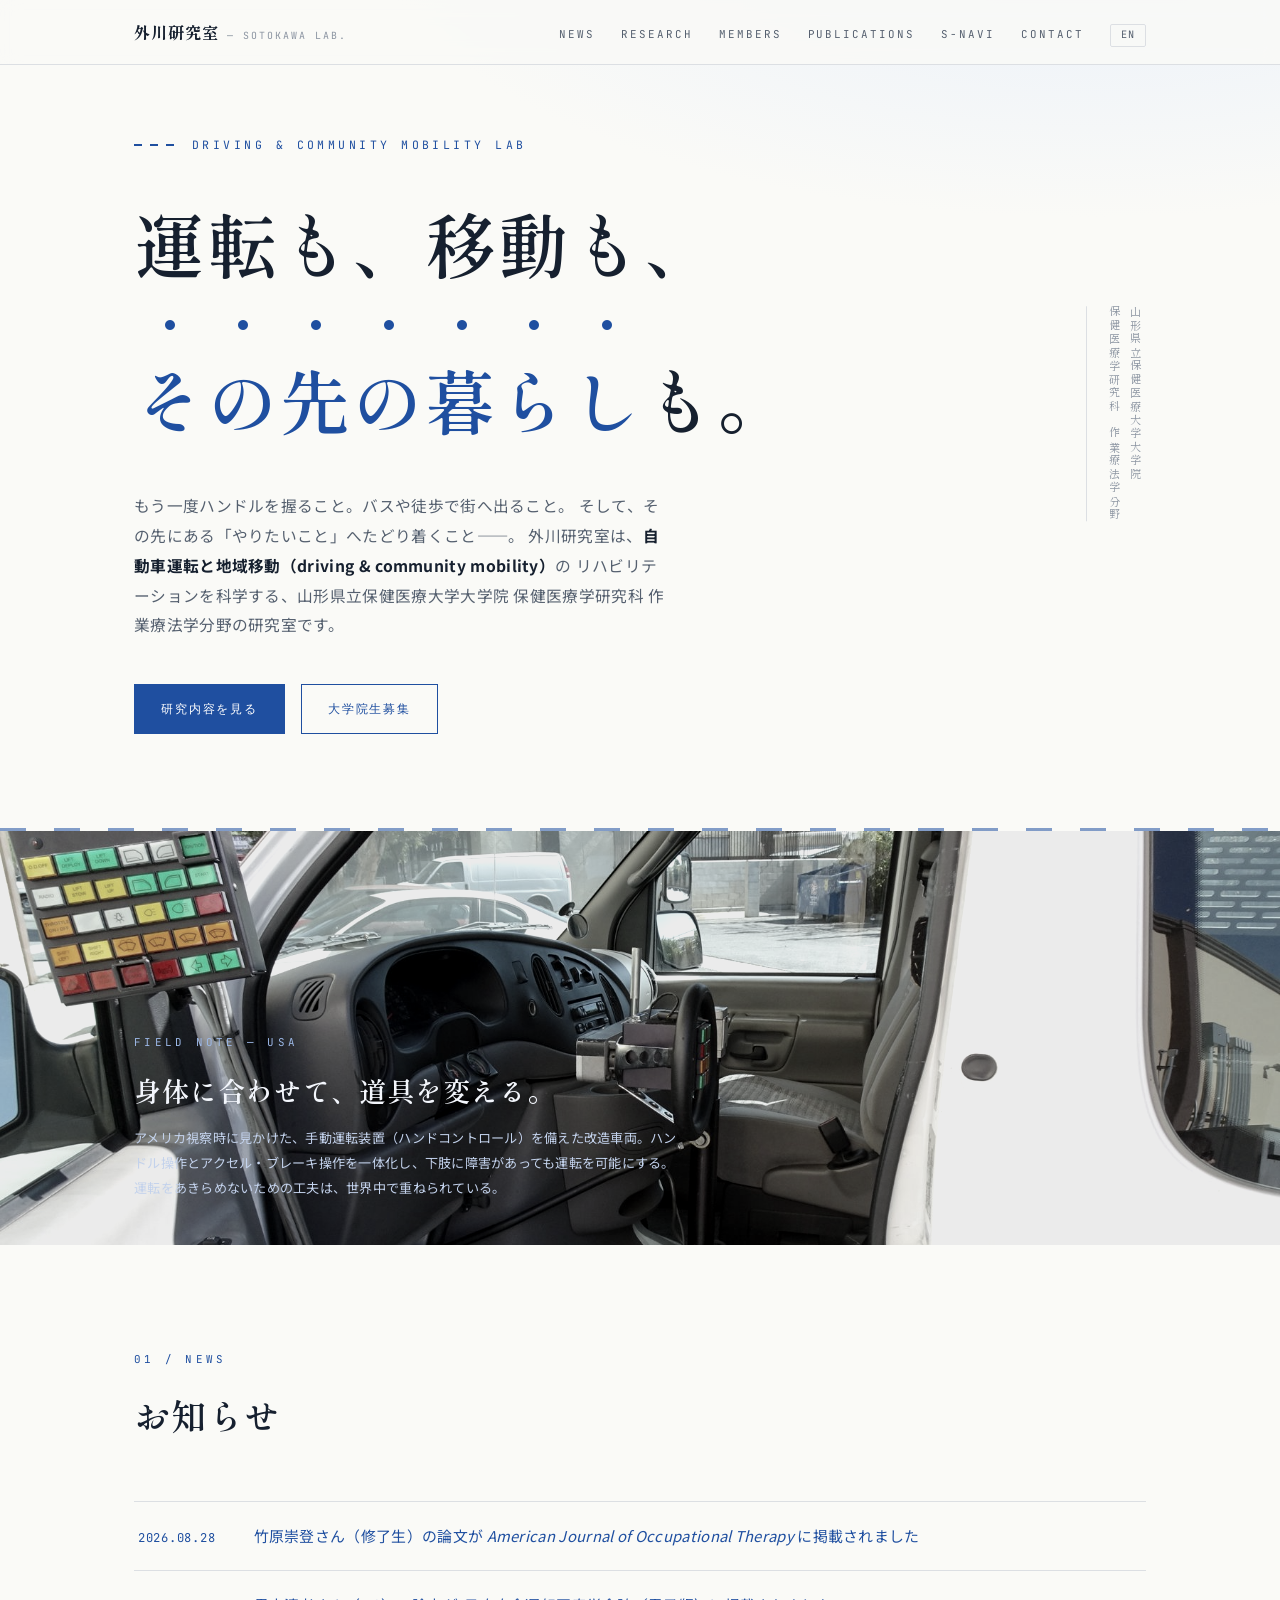
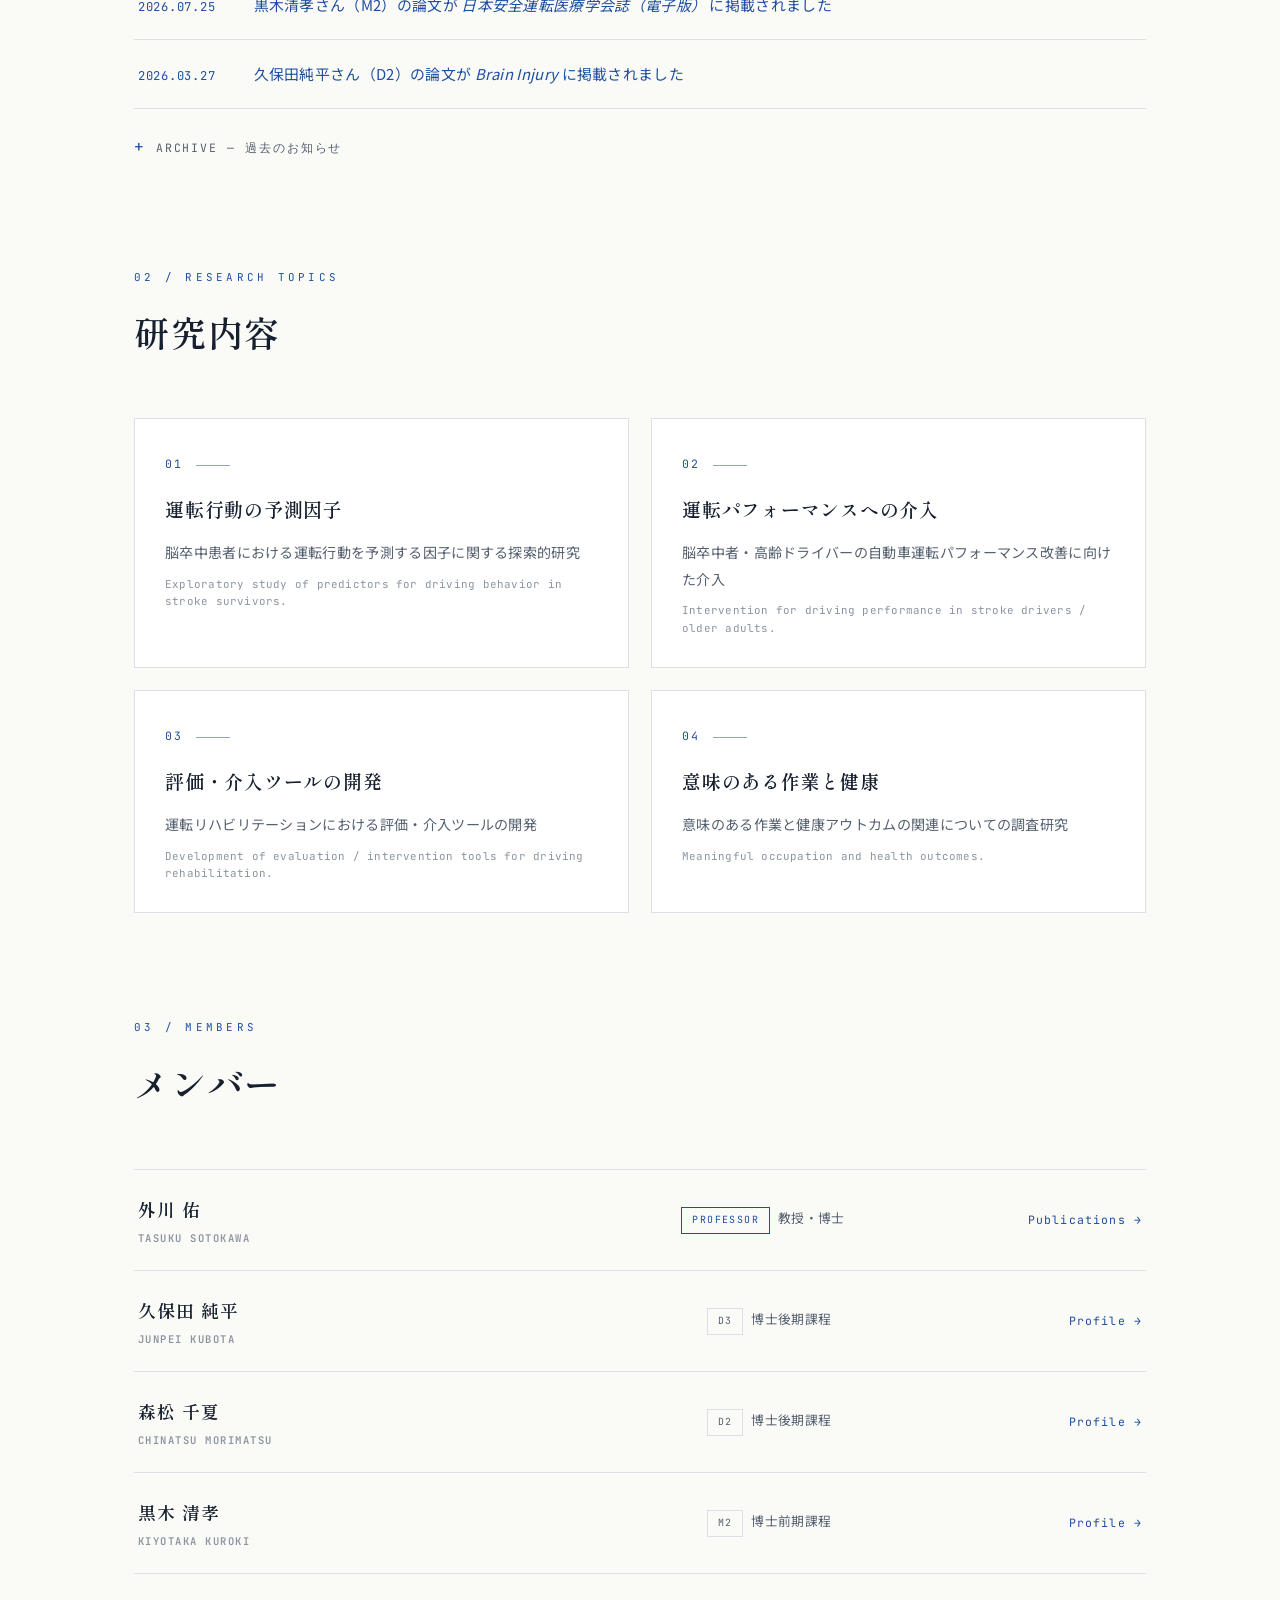
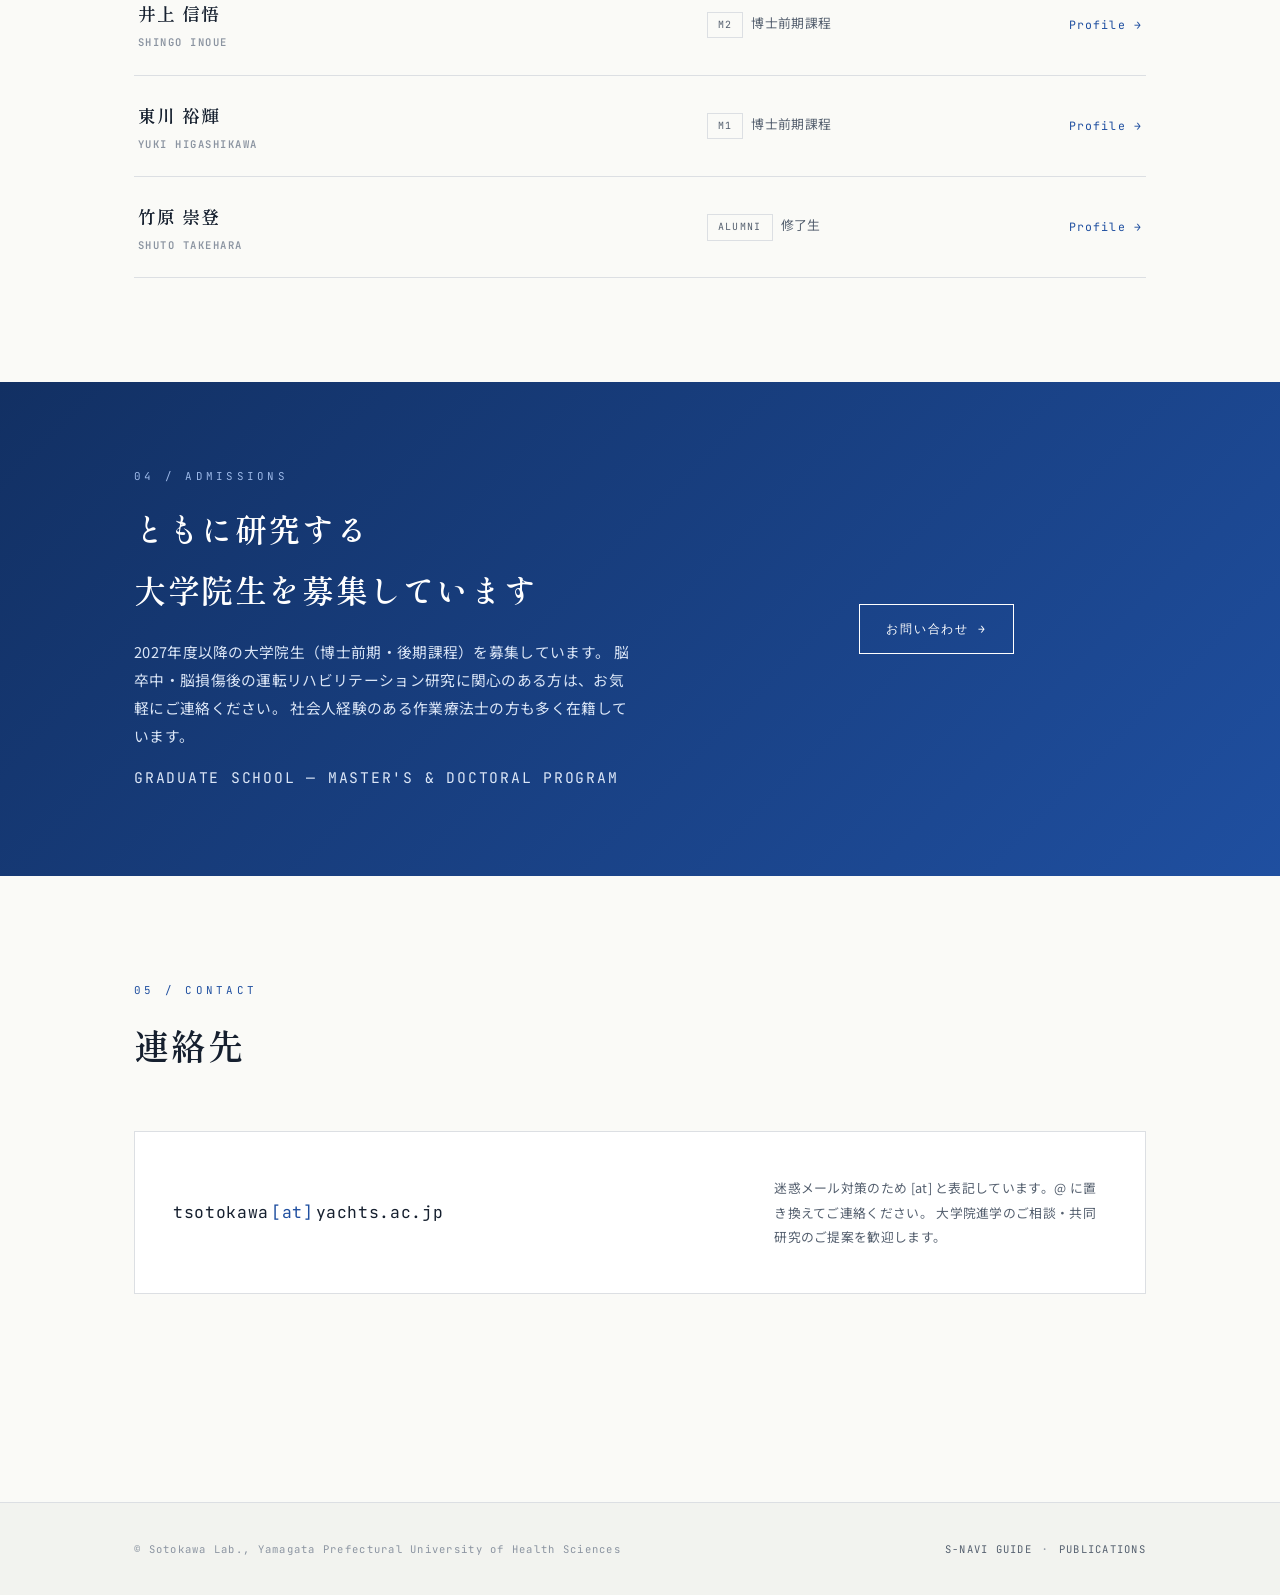
<file: index.html>
<!DOCTYPE html>
<html lang="ja">
<head>
<meta charset="UTF-8">
<meta name="viewport" content="width=device-width, initial-scale=1.0">
<title>外川研究室 Sotokawa Lab.｜山形県立保健医療大学</title>
<meta name="description" content="脳卒中・脳損傷後の自動車運転と地域移動（driving & community mobility）のリハビリテーションを研究する、山形県立保健医療大学 外川佑研究室。">
<link rel="preconnect" href="https://fonts.googleapis.com">
<link rel="preconnect" href="https://fonts.gstatic.com" crossorigin>
<link href="https://fonts.googleapis.com/css2?family=Shippori+Mincho+B1:wght@400;600;700&family=Noto+Sans+JP:wght@400;500;700&family=JetBrains+Mono:ital,wght@0,400;0,500;1,400&display=swap" rel="stylesheet">
<link rel="icon" href="favicon.svg" type="image/svg+xml">
<link rel="stylesheet" href="css/style.css?v=202607281140">
<!-- Cloudflare Web Analytics --><script type='module' src='https://static.cloudflareinsights.com/beacon.min.js' data-cf-beacon='{"token": "5a925c10706942b486a56f85b7e37d30"}'></script><!-- End Cloudflare Web Analytics -->
</head>
<body>

<nav class="nav">
  <div class="nav-inner">
    <a class="nav-brand" href="index.html"><span data-i18n="ja">外川研究室<span class="brand-en"> — SOTOKAWA LAB.</span></span><span data-i18n="en" hidden>Sotokawa Lab.</span></a>
    <ul class="nav-links">
      <li><a href="#news">News</a></li>
      <li><a href="#research">Research</a></li>
      <li><a href="members.html">Members</a></li>
      <li><a href="publications.html">Publications</a></li>
      <li><a href="snavi.html">S-Navi</a></li>
      <li><a href="#contact">Contact</a></li>
      <li><button id="lang-toggle" class="lang-toggle" type="button" aria-label="Switch language">EN</button></li>
    </ul>
  </div>
</nav>

<!-- ================= HERO ================= -->
<header class="hero">
  <div class="hero-inner">
    <p class="hero-label rise">Driving &amp; Community Mobility Lab</p>
    <h1 class="hero-title rise">
      <span data-i18n="ja">運転も、移動も、<br><em>その先の暮らし</em>も。</span>
      <span data-i18n="en" hidden>Driving. Mobility.<br>And <em>the life that follows</em>.</span>
    </h1>
    <p class="hero-lede rise">
      <span data-i18n="ja">
        もう一度ハンドルを握ること。バスや徒歩で街へ出ること。
        そして、その先にある「やりたいこと」へたどり着くこと——。
        外川研究室は、<strong>自動車運転と地域移動（driving &amp; community mobility）</strong>の
        リハビリテーションを科学する、山形県立保健医療大学大学院 保健医療学研究科 作業療法学分野の研究室です。
      </span>
      <span data-i18n="en" hidden>
        Getting back behind the wheel. Getting out into the community by bus or on foot.
        And reaching whatever comes after that——the things people actually want to do.
        The Sotokawa Lab studies the rehabilitation of <strong>driving and community mobility</strong>
        as part of the Graduate School of Health Sciences, Occupational Therapy,
        at Yamagata Prefectural University of Health Sciences.
      </span>
    </p>
    <div class="hero-cta rise">
      <a class="btn solid" href="#research"><span data-i18n="ja">研究内容を見る</span><span data-i18n="en" hidden>Our Research</span></a>
      <a class="btn" href="#admissions"><span data-i18n="ja">大学院生募集</span><span data-i18n="en" hidden>Graduate Admissions</span></a>
    </div>
    <div class="hero-vertical">
      <span data-i18n="ja">山形県立保健医療大学大学院<br>保健医療学研究科　作業療法学分野</span>
      <span data-i18n="en" hidden>Yamagata Prefectural University<br>of Health Sciences</span>
    </div>
  </div>
</header>

<hr class="road">

<!-- ================= FIELD PHOTO ================= -->
<section class="field-photo reveal">
  <div class="field-photo-media" style="background-image:url('img/adaptive-van-usa.jpg')" role="img" aria-label="アメリカで撮影した、手動運転装置（ハンドコントロール）を装備した改造車両の運転席"></div>
  <div class="field-photo-caption">
    <span class="sec-label">Field Note — USA</span>
    <p><span data-i18n="ja">身体に合わせて、道具を変える。</span><span data-i18n="en" hidden>Adapting the tool to the body.</span></p>
    <p class="sub">
      <span data-i18n="ja">アメリカ視察時に見かけた、手動運転装置（ハンドコントロール）を備えた改造車両。ハンドル操作とアクセル・ブレーキ操作を一体化し、下肢に障害があっても運転を可能にする。運転をあきらめないための工夫は、世界中で重ねられている。</span>
      <span data-i18n="en" hidden>An adapted vehicle fitted with hand controls, seen during a research visit to the United States. By combining steering with accelerator and brake operation into a single hand-operated mechanism, it allows people with lower-limb impairments to keep driving. The effort to never give up on driving is being made all over the world.</span>
    </p>
  </div>
</section>

<!-- ================= NEWS ================= -->
<section class="section" id="news">
  <div class="sec-head reveal">
    <span class="sec-label">01 / News</span>
    <h2 class="sec-title"><span data-i18n="ja">お知らせ</span><span data-i18n="en" hidden>News</span></h2>
  </div>
  <ul class="news-list reveal">
    <li>
      <span class="news-date">2026.08.28</span>
      <span class="news-body">
        <a href="https://doi.org/10.1177/19437676261478046">
          <span data-i18n="ja">竹原崇登さん（修了生）の論文が <i>American Journal of Occupational Therapy</i> に掲載されました</span>
          <span data-i18n="en" hidden>Shuto Takehara (Alumnus) published a paper in the <i>American Journal of Occupational Therapy</i></span>
        </a>
      </span>
    </li>
    <li>
      <span class="news-date">2026.07.25</span>
      <span class="news-body">
        <a href="http://js-safedrmd.jp/kangou/pdf/kangou_6-1/14.pdf">
          <span data-i18n="ja">黒木清孝さん（M2）の論文が <i>日本安全運転医療学会誌（電子版）</i> に掲載されました</span>
          <span data-i18n="en" hidden>Kiyotaka Kuroki (M2) published a paper in the <i>Journal of the Japanese Association for Safe Driving Medicine (Online)</i></span>
        </a>
      </span>
    </li>
    <li>
      <span class="news-date">2026.03.27</span>
      <span class="news-body">
        <a href="https://www.tandfonline.com/eprint/IPPAYUHFFEUCVNZJGW8H/full?target=10.1080/02699052.2026.2617467">
          <span data-i18n="ja">久保田純平さん（D2）の論文が <i>Brain Injury</i> に掲載されました</span>
          <span data-i18n="en" hidden>Junpei Kubota (D2) published a paper in <i>Brain Injury</i></span>
        </a>
      </span>
    </li>
  </ul>
  <details class="archive reveal">
    <summary>Archive — <span data-i18n="ja">過去のお知らせ</span><span data-i18n="en" hidden>Past News</span></summary>
    <ul class="news-list">
      <li>
        <span class="news-date">2026.02.21</span>
        <span class="news-body">
          <span data-i18n="ja">森松千夏さん（D1）が第10回運転と作業療法学会にて最優秀演題賞を受賞しました 🏆</span>
          <span data-i18n="en" hidden>Chinatsu Morimatsu (D1) received the Best Presentation Award at the 10th Conference on Driving and Occupational Therapy 🏆</span>
        </span>
      </li>
      <li>
        <span class="news-date">2026.02.21</span>
        <span class="news-body"><span data-i18n="ja">研究室業績を更新しました</span><span data-i18n="en" hidden>Updated our publications list</span></span>
      </li>
      <li>
        <span class="news-date">2025.04.22</span>
        <span class="news-body">
          <a href="https://pmc.ncbi.nlm.nih.gov/articles/PMC12008731/">
            <span data-i18n="ja">竹原崇登さん（D3）の論文が <i>Cureus Journal of Medical Science</i> に掲載されました</span>
            <span data-i18n="en" hidden>Shuto Takehara (D3) published a paper in <i>Cureus Journal of Medical Science</i></span>
          </a>
        </span>
      </li>
      <li>
        <span class="news-date">2025.02.09</span>
        <span class="news-body">
          <a href="snavi-r-matching.html">
            <span data-i18n="ja">RでSナビデータと神経心理検査データベースをマッチングする方法を公開しました</span>
            <span data-i18n="en" hidden>Published a guide on matching S-Navi driving simulator data with neuropsychological test databases using R</span>
          </a>
        </span>
      </li>
    </ul>
  </details>
</section>

<!-- ================= RESEARCH ================= -->
<section class="section" id="research">
  <div class="sec-head reveal">
    <span class="sec-label">02 / Research Topics</span>
    <h2 class="sec-title"><span data-i18n="ja">研究内容</span><span data-i18n="en" hidden>Research Topics</span></h2>
  </div>
  <div class="topics">
    <article class="topic reveal">
      <span class="topic-no">01</span>
      <h3><span data-i18n="ja">運転行動の予測因子</span><span data-i18n="en" hidden>Predictors of Driving Behavior</span></h3>
      <p data-i18n="ja">脳卒中患者における運転行動を予測する因子に関する探索的研究</p>
      <span class="en">Exploratory study of predictors for driving behavior in stroke survivors.</span>
    </article>
    <article class="topic reveal">
      <span class="topic-no">02</span>
      <h3><span data-i18n="ja">運転パフォーマンスへの介入</span><span data-i18n="en" hidden>Interventions for Driving Performance</span></h3>
      <p data-i18n="ja">脳卒中者・高齢ドライバーの自動車運転パフォーマンス改善に向けた介入</p>
      <span class="en">Intervention for driving performance in stroke drivers / older adults.</span>
    </article>
    <article class="topic reveal">
      <span class="topic-no">03</span>
      <h3><span data-i18n="ja">評価・介入ツールの開発</span><span data-i18n="en" hidden>Development of Assessment &amp; Intervention Tools</span></h3>
      <p data-i18n="ja">運転リハビリテーションにおける評価・介入ツールの開発</p>
      <span class="en">Development of evaluation / intervention tools for driving rehabilitation.</span>
    </article>
    <article class="topic reveal">
      <span class="topic-no">04</span>
      <h3><span data-i18n="ja">意味のある作業と健康</span><span data-i18n="en" hidden>Meaningful Occupation &amp; Health</span></h3>
      <p data-i18n="ja">意味のある作業と健康アウトカムの関連についての調査研究</p>
      <span class="en">Meaningful occupation and health outcomes.</span>
    </article>
  </div>
</section>

<!-- ================= MEMBERS ================= -->
<section class="section" id="members">
  <div class="sec-head reveal">
    <span class="sec-label">03 / Members</span>
    <h2 class="sec-title"><span data-i18n="ja">メンバー</span><span data-i18n="en" hidden>Members</span></h2>
  </div>
  <div class="member-rows reveal">
    <div class="member-row">
      <div class="member-name">外川 佑<span class="romaji">Tasuku Sotokawa</span></div>
      <div class="member-role"><span class="tag prof">Professor</span><span data-i18n="ja">教授・博士</span><span data-i18n="en" hidden>Professor, Ph.D.</span></div>
      <a class="member-link" href="publications.html">Publications →</a>
    </div>
    <div class="member-row">
      <div class="member-name">久保田 純平<span class="romaji">Junpei Kubota</span></div>
      <div class="member-role"><span class="tag">D3</span><span data-i18n="ja">博士後期課程</span><span data-i18n="en" hidden>Doctoral Student</span></div>
      <a class="member-link" href="members.html#kubota">Profile →</a>
    </div>
    <div class="member-row">
      <div class="member-name">森松 千夏<span class="romaji">Chinatsu Morimatsu</span></div>
      <div class="member-role"><span class="tag">D2</span><span data-i18n="ja">博士後期課程</span><span data-i18n="en" hidden>Doctoral Student</span></div>
      <a class="member-link" href="members.html#morimatsu">Profile →</a>
    </div>
    <div class="member-row">
      <div class="member-name">黒木 清孝<span class="romaji">Kiyotaka Kuroki</span></div>
      <div class="member-role"><span class="tag">M2</span><span data-i18n="ja">博士前期課程</span><span data-i18n="en" hidden>Master's Student</span></div>
      <a class="member-link" href="members.html#kuroki">Profile →</a>
    </div>
    <div class="member-row">
      <div class="member-name">井上 信悟<span class="romaji">Shingo Inoue</span></div>
      <div class="member-role"><span class="tag">M2</span><span data-i18n="ja">博士前期課程</span><span data-i18n="en" hidden>Master's Student</span></div>
      <a class="member-link" href="members.html#inoue">Profile →</a>
    </div>
    <div class="member-row">
      <div class="member-name">東川 裕輝<span class="romaji">Yuki Higashikawa</span></div>
      <div class="member-role"><span class="tag">M1</span><span data-i18n="ja">博士前期課程</span><span data-i18n="en" hidden>Master's Student</span></div>
      <a class="member-link" href="members.html#higashikawa">Profile →</a>
    </div>
    <div class="member-row">
      <div class="member-name">竹原 崇登<span class="romaji">Shuto Takehara</span></div>
      <div class="member-role"><span class="tag">Alumni</span><span data-i18n="ja">修了生</span><span data-i18n="en" hidden>Alumnus</span></div>
      <a class="member-link" href="members.html#takehara">Profile →</a>
    </div>
  </div>
</section>

<!-- ================= ADMISSIONS ================= -->
<div class="admissions" id="admissions">
  <div class="admissions-inner">
    <div class="reveal">
      <span class="sec-label">04 / Admissions</span>
      <h2>
        <span data-i18n="ja">ともに研究する<br>大学院生を募集しています</span>
        <span data-i18n="en" hidden>Join Us as a<br>Graduate Researcher</span>
      </h2>
      <p>
        <span data-i18n="ja">
          2027年度以降の大学院生（博士前期・後期課程）を募集しています。
          脳卒中・脳損傷後の運転リハビリテーション研究に関心のある方は、お気軽にご連絡ください。
          社会人経験のある作業療法士の方も多く在籍しています。
        </span>
        <span data-i18n="en" hidden>
          We are recruiting graduate students (Master's and Doctoral programs) starting in AY2027 onward.
          If you are interested in research on driving rehabilitation after stroke or brain injury,
          please feel free to get in touch. Many of our current students are practicing occupational
          therapists continuing their studies alongside clinical work.
        </span>
      </p>
      <p class="admissions-note">GRADUATE SCHOOL — MASTER'S &amp; DOCTORAL PROGRAM</p>
    </div>
    <div class="reveal" style="text-align:center;">
      <a class="btn" href="#contact"><span data-i18n="ja">お問い合わせ →</span><span data-i18n="en" hidden>Contact Us →</span></a>
    </div>
  </div>
</div>

<!-- ================= CONTACT ================= -->
<section class="section" id="contact">
  <div class="sec-head reveal">
    <span class="sec-label">05 / Contact</span>
    <h2 class="sec-title"><span data-i18n="ja">連絡先</span><span data-i18n="en" hidden>Contact</span></h2>
  </div>
  <div class="contact-box reveal">
    <div>
      <div class="contact-mail" id="mail">tsotokawa<span class="at">[at]</span>yachts.ac.jp</div>
    </div>
    <p class="contact-note">
      <span data-i18n="ja">
        迷惑メール対策のため [at] と表記しています。@ に置き換えてご連絡ください。
        大学院進学のご相談・共同研究のご提案を歓迎します。
      </span>
      <span data-i18n="en" hidden>
        Written as [at] to prevent spam — please replace it with @ when contacting us.
        We welcome inquiries about graduate admissions and proposals for collaborative research.
      </span>
    </p>
  </div>
</section>

<footer class="footer">
  <div class="footer-inner">
    <span>© Sotokawa Lab., Yamagata Prefectural University of Health Sciences</span>
    <span><a href="snavi.html">S-NAVI GUIDE</a> ・ <a href="publications.html">PUBLICATIONS</a></span>
  </div>
</footer>

<script src="js/main.js?v=202607281140"></script>
</body>
</html>
</file>
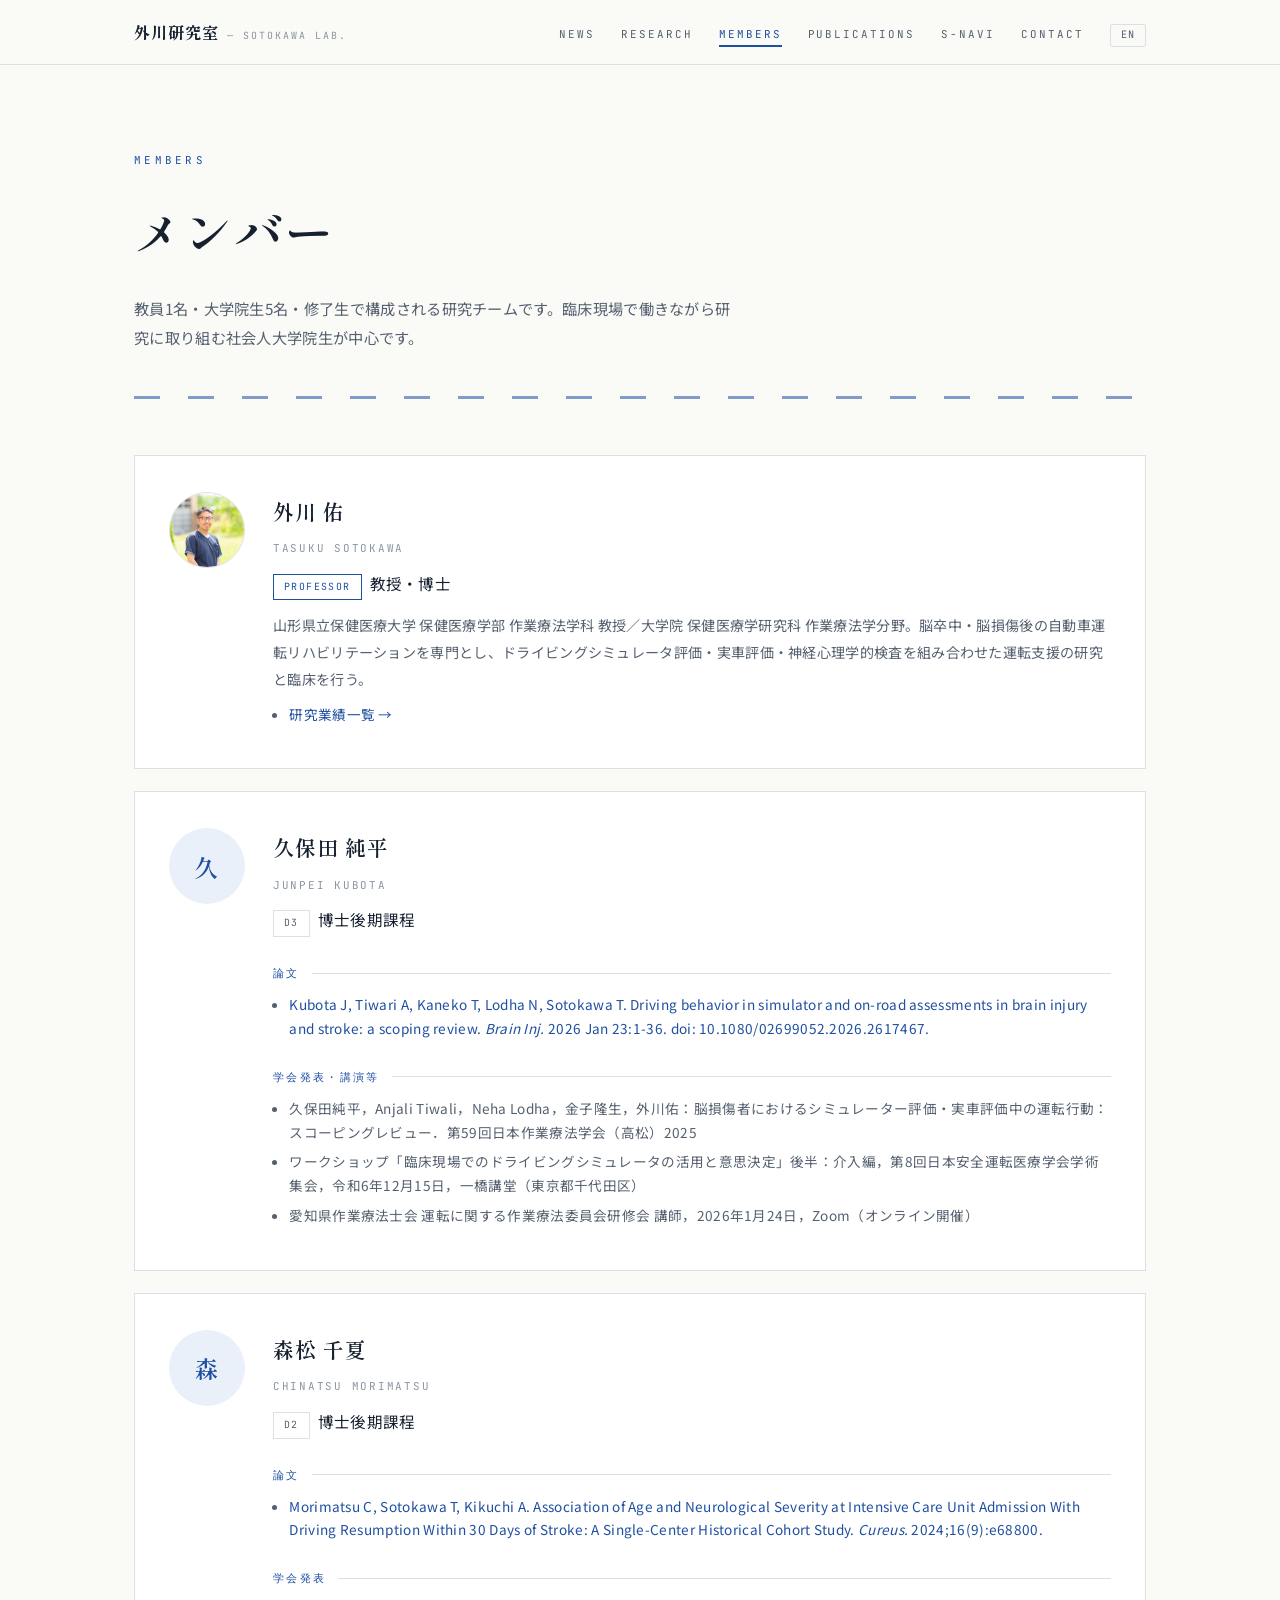
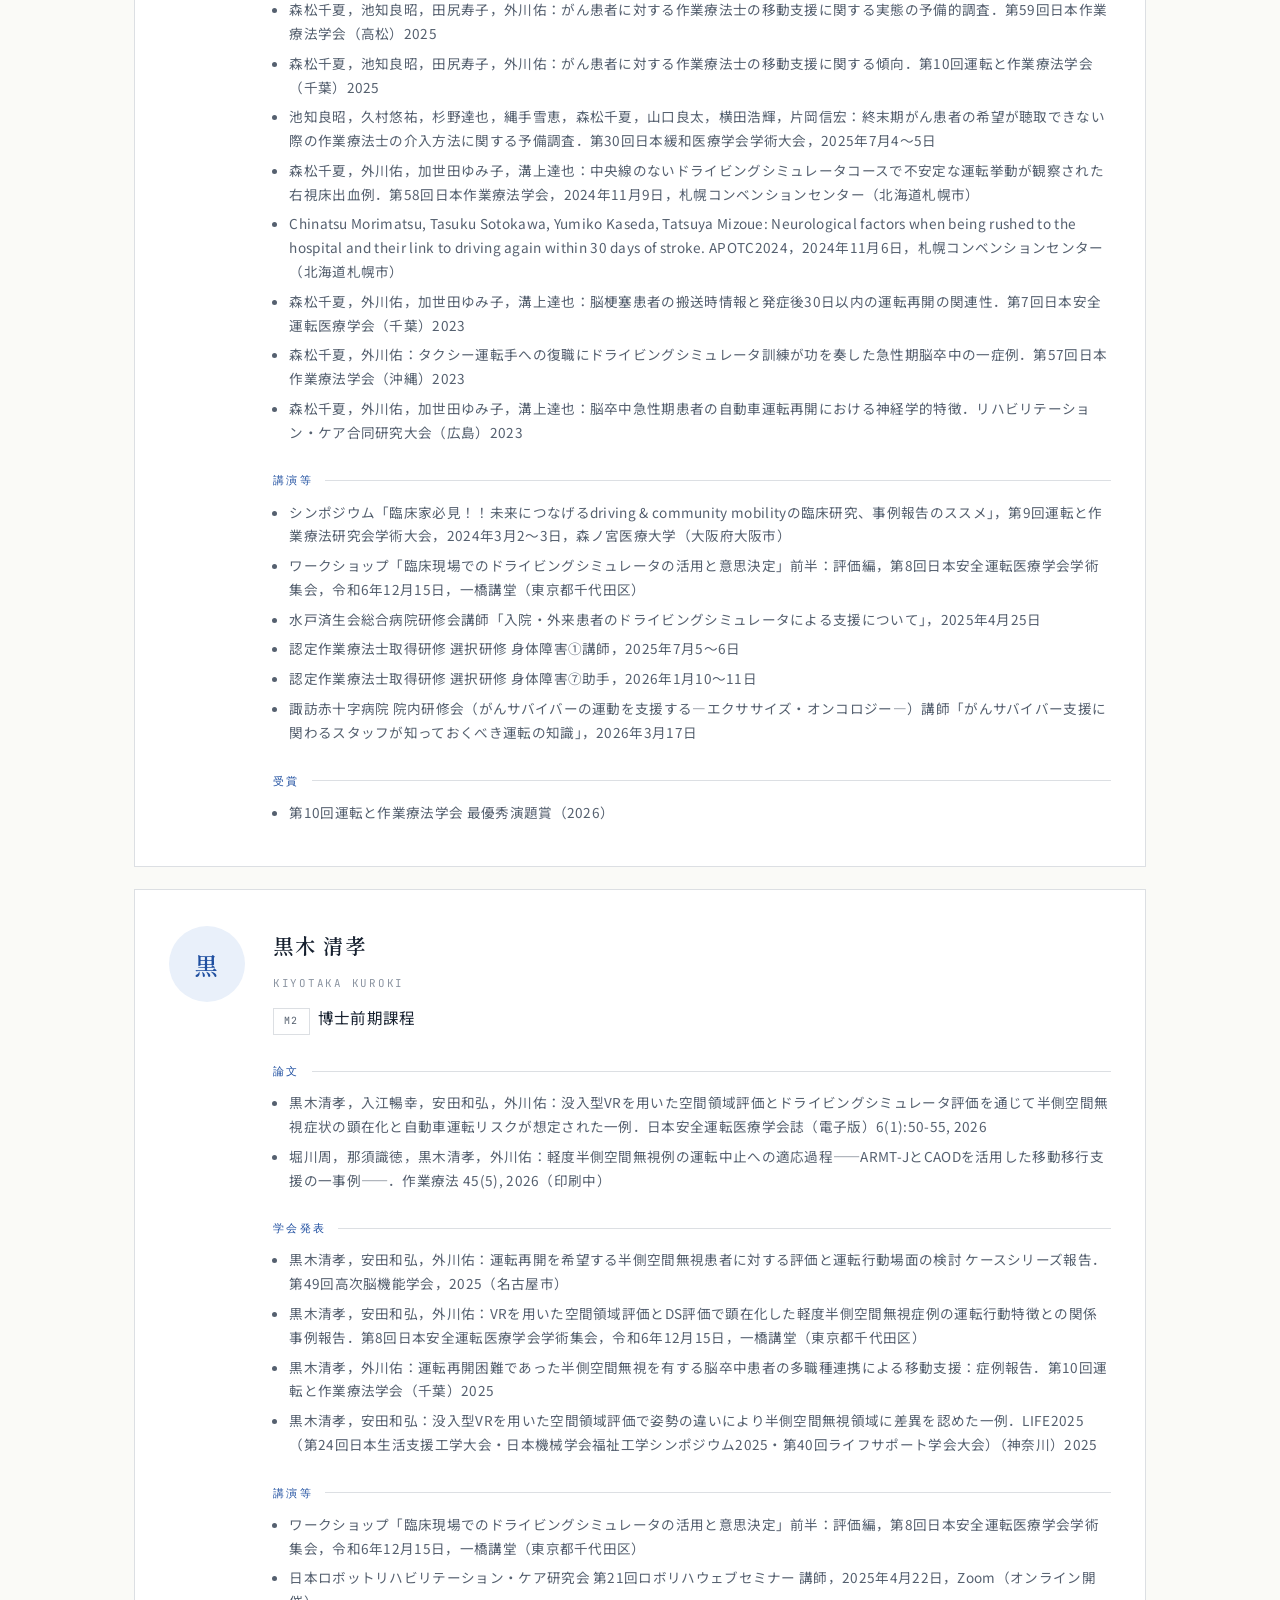
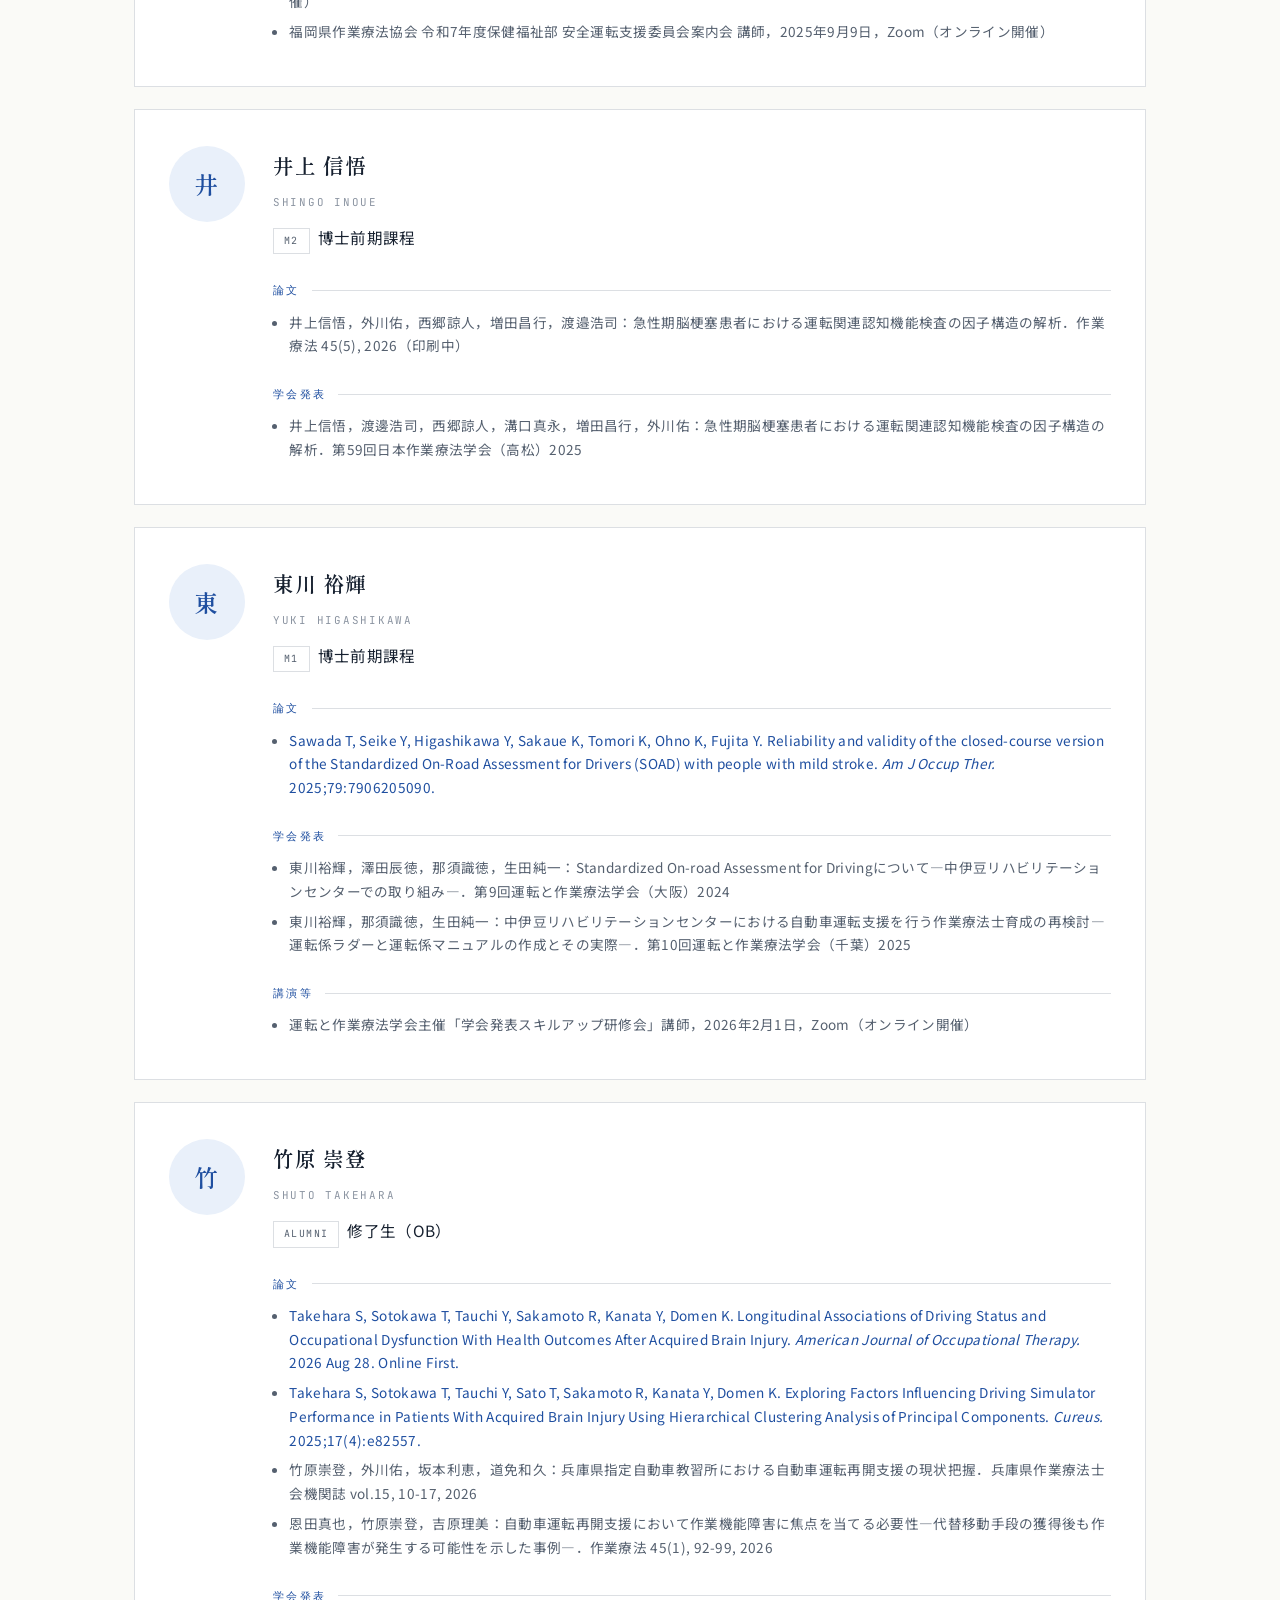
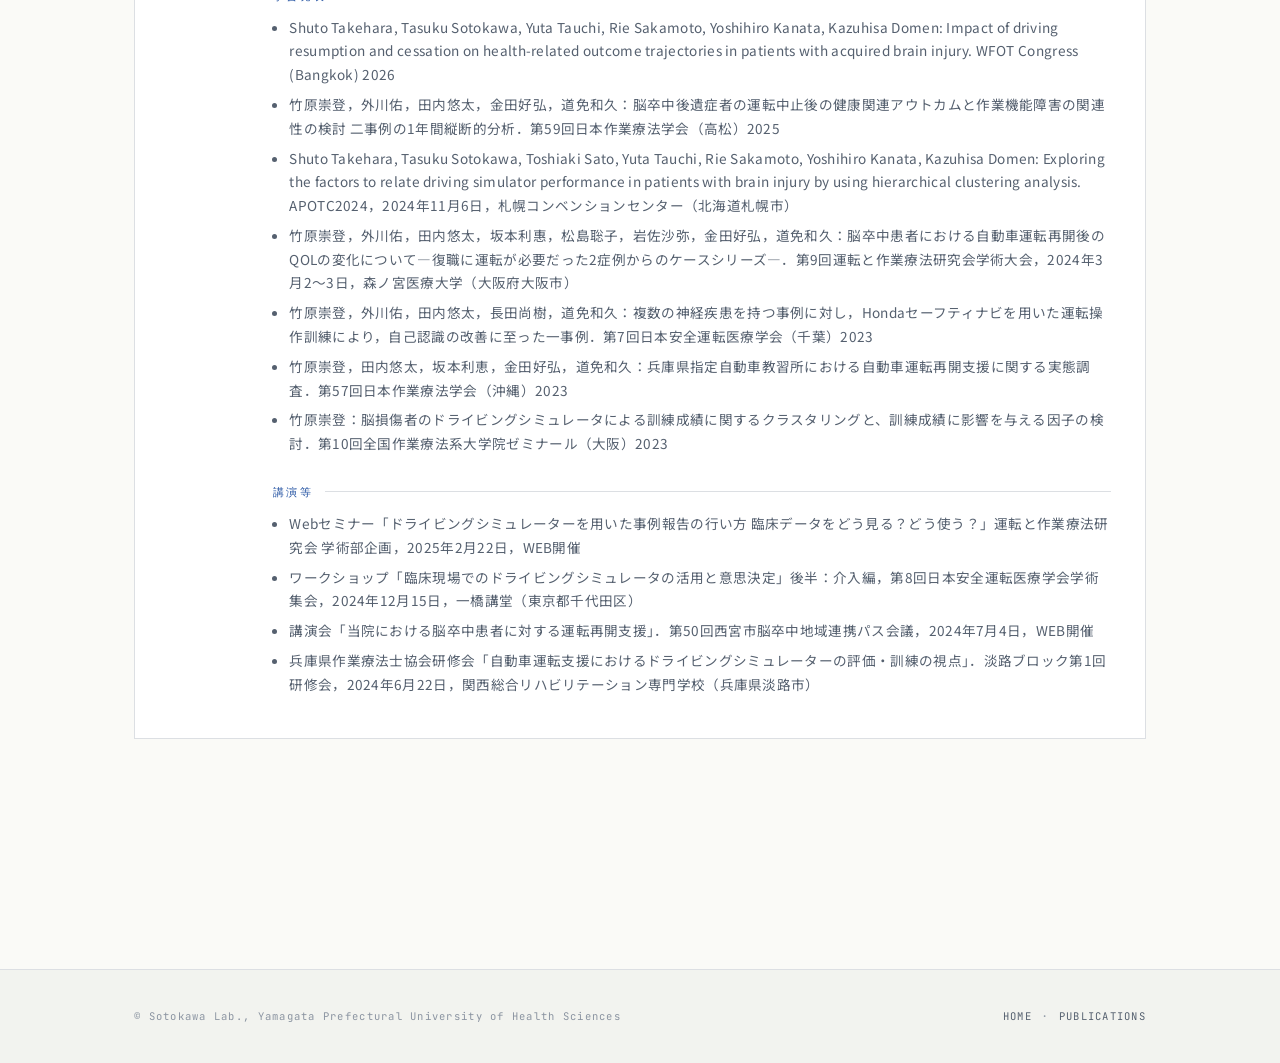
<file: members.html>
<!DOCTYPE html>
<html lang="ja">
<head>
<meta charset="UTF-8">
<meta name="viewport" content="width=device-width, initial-scale=1.0">
<title>Members｜外川研究室 Sotokawa Lab.</title>
<meta name="description" content="外川研究室（山形県立保健医療大学大学院 保健医療学研究科 作業療法学分野）のメンバーと業績。">
<link rel="preconnect" href="https://fonts.googleapis.com">
<link rel="preconnect" href="https://fonts.gstatic.com" crossorigin>
<link href="https://fonts.googleapis.com/css2?family=Shippori+Mincho+B1:wght@400;600;700&family=Noto+Sans+JP:wght@400;500;700&family=JetBrains+Mono:ital,wght@0,400;0,500;1,400&display=swap" rel="stylesheet">
<link rel="icon" href="favicon.svg" type="image/svg+xml">
<link rel="stylesheet" href="css/style.css?v=202607281140">
<!-- Cloudflare Web Analytics --><script type='module' src='https://static.cloudflareinsights.com/beacon.min.js' data-cf-beacon='{"token": "5a925c10706942b486a56f85b7e37d30"}'></script><!-- End Cloudflare Web Analytics -->
</head>
<body>

<nav class="nav">
  <div class="nav-inner">
    <a class="nav-brand" href="index.html"><span data-i18n="ja">外川研究室<span class="brand-en"> — SOTOKAWA LAB.</span></span><span data-i18n="en" hidden>Sotokawa Lab.</span></a>
    <ul class="nav-links">
      <li><a href="index.html#news">News</a></li>
      <li><a href="index.html#research">Research</a></li>
      <li><a href="members.html" class="active">Members</a></li>
      <li><a href="publications.html">Publications</a></li>
      <li><a href="snavi.html">S-Navi</a></li>
      <li><a href="index.html#contact">Contact</a></li>
      <li><button id="lang-toggle" class="lang-toggle" type="button" aria-label="Switch language">EN</button></li>
    </ul>
  </div>
</nav>

<header class="page-head">
  <span class="sec-label">Members</span>
  <h1><span data-i18n="ja">メンバー</span><span data-i18n="en" hidden>Members</span></h1>
  <p class="lede">
    <span data-i18n="ja">教員1名・大学院生5名・修了生で構成される研究チームです。臨床現場で働きながら研究に取り組む社会人大学院生が中心です。</span>
    <span data-i18n="en" hidden>Our team consists of one faculty member, five graduate students, and one alumnus. Most students are practicing occupational therapists continuing their research alongside clinical work.</span>
  </p>
  <hr class="road">
</header>

<main class="section" style="padding-top:56px;">

  <article class="profile reveal" id="sotokawa">
    <div class="profile-avatar has-photo"><img src="img/sotokawa-portrait.jpg" alt="外川佑" loading="lazy"></div>
    <div>
      <h3>外川 佑</h3>
      <span class="romaji">Tasuku Sotokawa</span>
      <div class="role"><span class="tag prof">Professor</span><span data-i18n="ja">教授・博士</span><span data-i18n="en" hidden>Professor, Ph.D.</span></div>
      <p>
        <span data-i18n="ja">山形県立保健医療大学 保健医療学部 作業療法学科 教授／大学院 保健医療学研究科 作業療法学分野。脳卒中・脳損傷後の自動車運転リハビリテーションを専門とし、ドライビングシミュレータ評価・実車評価・神経心理学的検査を組み合わせた運転支援の研究と臨床を行う。</span>
        <span data-i18n="en" hidden>Professor, Department of Occupational Therapy, Faculty of Health Sciences / Graduate School of Health Sciences, Occupational Therapy, Yamagata Prefectural University of Health Sciences. Specializes in driving rehabilitation after stroke and brain injury, combining driving simulator assessment, on-road evaluation, and neuropsychological testing in both research and clinical practice.</span>
      </p>
      <ul>
        <li><a href="publications.html"><span data-i18n="ja">研究業績一覧 →</span><span data-i18n="en" hidden>Full Publication List →</span></a></li>
      </ul>
    </div>
  </article>

  <article class="profile reveal" id="kubota">
    <div class="profile-avatar">久</div>
    <div>
      <h3>久保田 純平</h3>
      <span class="romaji">Junpei Kubota</span>
      <div class="role"><span class="tag">D3</span><span data-i18n="ja">博士後期課程</span><span data-i18n="en" hidden>Doctoral Student</span></div>
      <h4><span data-i18n="ja">論文</span><span data-i18n="en" hidden>Publications</span></h4>
      <ul>
        <li><a href="https://www.tandfonline.com/eprint/IPPAYUHFFEUCVNZJGW8H/full?target=10.1080/02699052.2026.2617467">Kubota J, Tiwari A, Kaneko T, Lodha N, Sotokawa T. Driving behavior in simulator and on-road assessments in brain injury and stroke: a scoping review. <i>Brain Inj.</i> 2026 Jan 23:1-36. doi: 10.1080/02699052.2026.2617467.</a></li>
      </ul>
      <h4><span data-i18n="ja">学会発表・講演等</span><span data-i18n="en" hidden>Conference Presentations &amp; Talks</span></h4>
      <ul>
        <li>久保田純平，Anjali Tiwali，Neha Lodha，金子隆生，外川佑：脳損傷者におけるシミュレーター評価・実車評価中の運転行動：スコーピングレビュー．第59回日本作業療法学会（高松）2025</li>
        <li>ワークショップ「臨床現場でのドライビングシミュレータの活用と意思決定」後半：介入編，第8回日本安全運転医療学会学術集会，令和6年12月15日，一橋講堂（東京都千代田区）</li>
        <li>愛知県作業療法士会 運転に関する作業療法委員会研修会 講師，2026年1月24日，Zoom（オンライン開催）</li>
      </ul>
    </div>
  </article>

  <article class="profile reveal" id="morimatsu">
    <div class="profile-avatar">森</div>
    <div>
      <h3>森松 千夏</h3>
      <span class="romaji">Chinatsu Morimatsu</span>
      <div class="role"><span class="tag">D2</span><span data-i18n="ja">博士後期課程</span><span data-i18n="en" hidden>Doctoral Student</span></div>
      <h4><span data-i18n="ja">論文</span><span data-i18n="en" hidden>Publications</span></h4>
      <ul>
        <li><a href="https://www.cureus.com/articles/292405">Morimatsu C, Sotokawa T, Kikuchi A. Association of Age and Neurological Severity at Intensive Care Unit Admission With Driving Resumption Within 30 Days of Stroke: A Single-Center Historical Cohort Study. <i>Cureus.</i> 2024;16(9):e68800.</a></li>
      </ul>
      <h4><span data-i18n="ja">学会発表</span><span data-i18n="en" hidden>Conference Presentations</span></h4>
      <ul>
        <li>森松千夏，池知良昭，田尻寿子，外川佑：がん患者に対する作業療法士の移動支援に関する実態の予備的調査．第59回日本作業療法学会（高松）2025</li>
        <li>森松千夏，池知良昭，田尻寿子，外川佑：がん患者に対する作業療法士の移動支援に関する傾向．第10回運転と作業療法学会（千葉）2025</li>
        <li>池知良昭，久村悠祐，杉野達也，縄手雪恵，森松千夏，山口良太，横田浩輝，片岡信宏：終末期がん患者の希望が聴取できない際の作業療法士の介入方法に関する予備調査．第30回日本緩和医療学会学術大会，2025年7月4〜5日</li>
        <li>森松千夏，外川佑，加世田ゆみ子，溝上達也：中央線のないドライビングシミュレータコースで不安定な運転挙動が観察された右視床出血例．第58回日本作業療法学会，2024年11月9日，札幌コンベンションセンター（北海道札幌市）</li>
        <li>Chinatsu Morimatsu, Tasuku Sotokawa, Yumiko Kaseda, Tatsuya Mizoue: Neurological factors when being rushed to the hospital and their link to driving again within 30 days of stroke. APOTC2024，2024年11月6日，札幌コンベンションセンター（北海道札幌市）</li>
        <li>森松千夏，外川佑，加世田ゆみ子，溝上達也：脳梗塞患者の搬送時情報と発症後30日以内の運転再開の関連性．第7回日本安全運転医療学会（千葉）2023</li>
        <li>森松千夏，外川佑：タクシー運転手への復職にドライビングシミュレータ訓練が功を奏した急性期脳卒中の一症例．第57回日本作業療法学会（沖縄）2023</li>
        <li>森松千夏，外川佑，加世田ゆみ子，溝上達也：脳卒中急性期患者の自動車運転再開における神経学的特徴．リハビリテーション・ケア合同研究大会（広島）2023</li>
      </ul>
      <h4><span data-i18n="ja">講演等</span><span data-i18n="en" hidden>Talks &amp; Lectures</span></h4>
      <ul>
        <li>シンポジウム「臨床家必見！！未来につなげるdriving &amp; community mobilityの臨床研究、事例報告のススメ」，第9回運転と作業療法研究会学術大会，2024年3月2〜3日，森ノ宮医療大学（大阪府大阪市）</li>
        <li>ワークショップ「臨床現場でのドライビングシミュレータの活用と意思決定」前半：評価編，第8回日本安全運転医療学会学術集会，令和6年12月15日，一橋講堂（東京都千代田区）</li>
        <li>水戸済生会総合病院研修会講師「入院・外来患者のドライビングシミュレータによる支援について」，2025年4月25日</li>
        <li>認定作業療法士取得研修 選択研修 身体障害①講師，2025年7月5〜6日</li>
        <li>認定作業療法士取得研修 選択研修 身体障害⑦助手，2026年1月10〜11日</li>
        <li>諏訪赤十字病院 院内研修会（がんサバイバーの運動を支援する—エクササイズ・オンコロジー—）講師「がんサバイバー支援に関わるスタッフが知っておくべき運転の知識」，2026年3月17日</li>
      </ul>
      <h4><span data-i18n="ja">受賞</span><span data-i18n="en" hidden>Awards</span></h4>
      <ul>
        <li>第10回運転と作業療法学会 最優秀演題賞（2026）</li>
      </ul>
    </div>
  </article>

  <article class="profile reveal" id="kuroki">
    <div class="profile-avatar">黒</div>
    <div>
      <h3>黒木 清孝</h3>
      <span class="romaji">Kiyotaka Kuroki</span>
      <div class="role"><span class="tag">M2</span><span data-i18n="ja">博士前期課程</span><span data-i18n="en" hidden>Master's Student</span></div>
      <h4><span data-i18n="ja">論文</span><span data-i18n="en" hidden>Publications</span></h4>
      <ul>
        <li>黒木清孝，入江暢幸，安田和弘，外川佑：没入型VRを用いた空間領域評価とドライビングシミュレータ評価を通じて半側空間無視症状の顕在化と自動車運転リスクが想定された一例．日本安全運転医療学会誌（電子版）6(1):50-55, 2026</li>
        <li>堀川周，那須識徳，黒木清孝，外川佑：軽度半側空間無視例の運転中止への適応過程——ARMT-JとCAODを活用した移動移行支援の一事例——．作業療法 45(5), 2026（印刷中）</li>
      </ul>
      <h4><span data-i18n="ja">学会発表</span><span data-i18n="en" hidden>Conference Presentations</span></h4>
      <ul>
        <li>黒木清孝，安田和弘，外川佑：運転再開を希望する半側空間無視患者に対する評価と運転行動場面の検討 ケースシリーズ報告．第49回高次脳機能学会，2025（名古屋市）</li>
        <li>黒木清孝，安田和弘，外川佑：VRを用いた空間領域評価とDS評価で顕在化した軽度半側空間無視症例の運転行動特徴との関係 事例報告．第8回日本安全運転医療学会学術集会，令和6年12月15日，一橋講堂（東京都千代田区）</li>
        <li>黒木清孝，外川佑：運転再開困難であった半側空間無視を有する脳卒中患者の多職種連携による移動支援：症例報告．第10回運転と作業療法学会（千葉）2025</li>
        <li>黒木清孝，安田和弘：没入型VRを用いた空間領域評価で姿勢の違いにより半側空間無視領域に差異を認めた一例．LIFE2025（第24回日本生活支援工学大会・日本機械学会福祉工学シンポジウム2025・第40回ライフサポート学会大会）（神奈川）2025</li>
      </ul>
      <h4><span data-i18n="ja">講演等</span><span data-i18n="en" hidden>Talks &amp; Lectures</span></h4>
      <ul>
        <li>ワークショップ「臨床現場でのドライビングシミュレータの活用と意思決定」前半：評価編，第8回日本安全運転医療学会学術集会，令和6年12月15日，一橋講堂（東京都千代田区）</li>
        <li>日本ロボットリハビリテーション・ケア研究会 第21回ロボリハウェブセミナー 講師，2025年4月22日，Zoom（オンライン開催）</li>
        <li>福岡県作業療法協会 令和7年度保健福祉部 安全運転支援委員会案内会 講師，2025年9月9日，Zoom（オンライン開催）</li>
      </ul>
    </div>
  </article>

  <article class="profile reveal" id="inoue">
    <div class="profile-avatar">井</div>
    <div>
      <h3>井上 信悟</h3>
      <span class="romaji">Shingo Inoue</span>
      <div class="role"><span class="tag">M2</span><span data-i18n="ja">博士前期課程</span><span data-i18n="en" hidden>Master's Student</span></div>
      <h4><span data-i18n="ja">論文</span><span data-i18n="en" hidden>Publications</span></h4>
      <ul>
        <li>井上信悟，外川佑，西郷諒人，増田昌行，渡邉浩司：急性期脳梗塞患者における運転関連認知機能検査の因子構造の解析．作業療法 45(5), 2026（印刷中）</li>
      </ul>
      <h4><span data-i18n="ja">学会発表</span><span data-i18n="en" hidden>Conference Presentations</span></h4>
      <ul>
        <li>井上信悟，渡邊浩司，西郷諒人，溝口真永，増田昌行，外川佑：急性期脳梗塞患者における運転関連認知機能検査の因子構造の解析．第59回日本作業療法学会（高松）2025</li>
      </ul>
    </div>
  </article>

  <article class="profile reveal" id="higashikawa">
    <div class="profile-avatar">東</div>
    <div>
      <h3>東川 裕輝</h3>
      <span class="romaji">Yuki Higashikawa</span>
      <div class="role"><span class="tag">M1</span><span data-i18n="ja">博士前期課程</span><span data-i18n="en" hidden>Master's Student</span></div>
      <h4><span data-i18n="ja">論文</span><span data-i18n="en" hidden>Publications</span></h4>
      <ul>
        <li><a href="https://doi.org/10.5014/ajot.2025.051247">Sawada T, Seike Y, Higashikawa Y, Sakaue K, Tomori K, Ohno K, Fujita Y. Reliability and validity of the closed-course version of the Standardized On-Road Assessment for Drivers (SOAD) with people with mild stroke. <i>Am J Occup Ther.</i> 2025;79:7906205090.</a></li>
      </ul>
      <h4><span data-i18n="ja">学会発表</span><span data-i18n="en" hidden>Conference Presentations</span></h4>
      <ul>
        <li>東川裕輝，澤田辰徳，那須識徳，生田純一：Standardized On-road Assessment for Drivingについて—中伊豆リハビリテーションセンターでの取り組み—．第9回運転と作業療法学会（大阪）2024</li>
        <li>東川裕輝，那須識徳，生田純一：中伊豆リハビリテーションセンターにおける自動車運転支援を行う作業療法士育成の再検討—運転係ラダーと運転係マニュアルの作成とその実際—．第10回運転と作業療法学会（千葉）2025</li>
      </ul>
      <h4><span data-i18n="ja">講演等</span><span data-i18n="en" hidden>Talks &amp; Lectures</span></h4>
      <ul>
        <li>運転と作業療法学会主催「学会発表スキルアップ研修会」講師，2026年2月1日，Zoom（オンライン開催）</li>
      </ul>
    </div>
  </article>

  <article class="profile reveal" id="takehara">
    <div class="profile-avatar">竹</div>
    <div>
      <h3>竹原 崇登</h3>
      <span class="romaji">Shuto Takehara</span>
      <div class="role"><span class="tag">Alumni</span><span data-i18n="ja">修了生（OB）</span><span data-i18n="en" hidden>Alumnus</span></div>
      <h4><span data-i18n="ja">論文</span><span data-i18n="en" hidden>Publications</span></h4>
      <ul>
        <li><a href="https://doi.org/10.1177/19437676261478046">Takehara S, Sotokawa T, Tauchi Y, Sakamoto R, Kanata Y, Domen K. Longitudinal Associations of Driving Status and Occupational Dysfunction With Health Outcomes After Acquired Brain Injury. <i>American Journal of Occupational Therapy.</i> 2026 Aug 28. Online First.</a></li>
        <li><a href="https://pmc.ncbi.nlm.nih.gov/articles/PMC12008731/">Takehara S, Sotokawa T, Tauchi Y, Sato T, Sakamoto R, Kanata Y, Domen K. Exploring Factors Influencing Driving Simulator Performance in Patients With Acquired Brain Injury Using Hierarchical Clustering Analysis of Principal Components. <i>Cureus.</i> 2025;17(4):e82557.</a></li>
        <li>竹原崇登，外川佑，坂本利恵，道免和久：兵庫県指定自動車教習所における自動車運転再開支援の現状把握．兵庫県作業療法士会機関誌 vol.15, 10-17, 2026</li>
        <li>恩田真也，竹原崇登，吉原理美：自動車運転再開支援において作業機能障害に焦点を当てる必要性—代替移動手段の獲得後も作業機能障害が発生する可能性を示した事例—．作業療法 45(1), 92-99, 2026</li>
      </ul>
      <h4><span data-i18n="ja">学会発表</span><span data-i18n="en" hidden>Conference Presentations</span></h4>
      <ul>
        <li>Shuto Takehara, Tasuku Sotokawa, Yuta Tauchi, Rie Sakamoto, Yoshihiro Kanata, Kazuhisa Domen: Impact of driving resumption and cessation on health-related outcome trajectories in patients with acquired brain injury. WFOT Congress (Bangkok) 2026</li>
        <li>竹原崇登，外川佑，田内悠太，金田好弘，道免和久：脳卒中後遺症者の運転中止後の健康関連アウトカムと作業機能障害の関連性の検討 二事例の1年間縦断的分析．第59回日本作業療法学会（高松）2025</li>
        <li>Shuto Takehara, Tasuku Sotokawa, Toshiaki Sato, Yuta Tauchi, Rie Sakamoto, Yoshihiro Kanata, Kazuhisa Domen: Exploring the factors to relate driving simulator performance in patients with brain injury by using hierarchical clustering analysis. APOTC2024，2024年11月6日，札幌コンベンションセンター（北海道札幌市）</li>
        <li>竹原崇登，外川佑，田内悠太，坂本利惠，松島聡子，岩佐沙弥，金田好弘，道免和久：脳卒中患者における自動車運転再開後のQOLの変化について—復職に運転が必要だった2症例からのケースシリーズ—．第9回運転と作業療法研究会学術大会，2024年3月2〜3日，森ノ宮医療大学（大阪府大阪市）</li>
        <li>竹原崇登，外川佑，田内悠太，長田尚樹，道免和久：複数の神経疾患を持つ事例に対し，Hondaセーフティナビを用いた運転操作訓練により，自己認識の改善に至った一事例．第7回日本安全運転医療学会（千葉）2023</li>
        <li>竹原崇登，田内悠太，坂本利恵，金田好弘，道免和久：兵庫県指定自動車教習所における自動車運転再開支援に関する実態調査．第57回日本作業療法学会（沖縄）2023</li>
        <li>竹原崇登：脳損傷者のドライビングシミュレータによる訓練成績に関するクラスタリングと、訓練成績に影響を与える因子の検討．第10回全国作業療法系大学院ゼミナール（大阪）2023</li>
      </ul>
      <h4><span data-i18n="ja">講演等</span><span data-i18n="en" hidden>Talks &amp; Lectures</span></h4>
      <ul>
        <li>Webセミナー「ドライビングシミュレーターを用いた事例報告の行い方 臨床データをどう見る？どう使う？」運転と作業療法研究会 学術部企画，2025年2月22日，WEB開催</li>
        <li>ワークショップ「臨床現場でのドライビングシミュレータの活用と意思決定」後半：介入編，第8回日本安全運転医療学会学術集会，2024年12月15日，一橋講堂（東京都千代田区）</li>
        <li>講演会「当院における脳卒中患者に対する運転再開支援」．第50回西宮市脳卒中地域連携パス会議，2024年7月4日，WEB開催</li>
        <li>兵庫県作業療法士協会研修会「自動車運転支援におけるドライビングシミュレーターの評価・訓練の視点」．淡路ブロック第1回研修会，2024年6月22日，関西総合リハビリテーション専門学校（兵庫県淡路市）</li>
      </ul>
    </div>
  </article>

</main>

<footer class="footer">
  <div class="footer-inner">
    <span>© Sotokawa Lab., Yamagata Prefectural University of Health Sciences</span>
    <span><a href="index.html">HOME</a> ・ <a href="publications.html">PUBLICATIONS</a></span>
  </div>
</footer>

<script src="js/main.js?v=202607281140"></script>
</body>
</html>
</file>
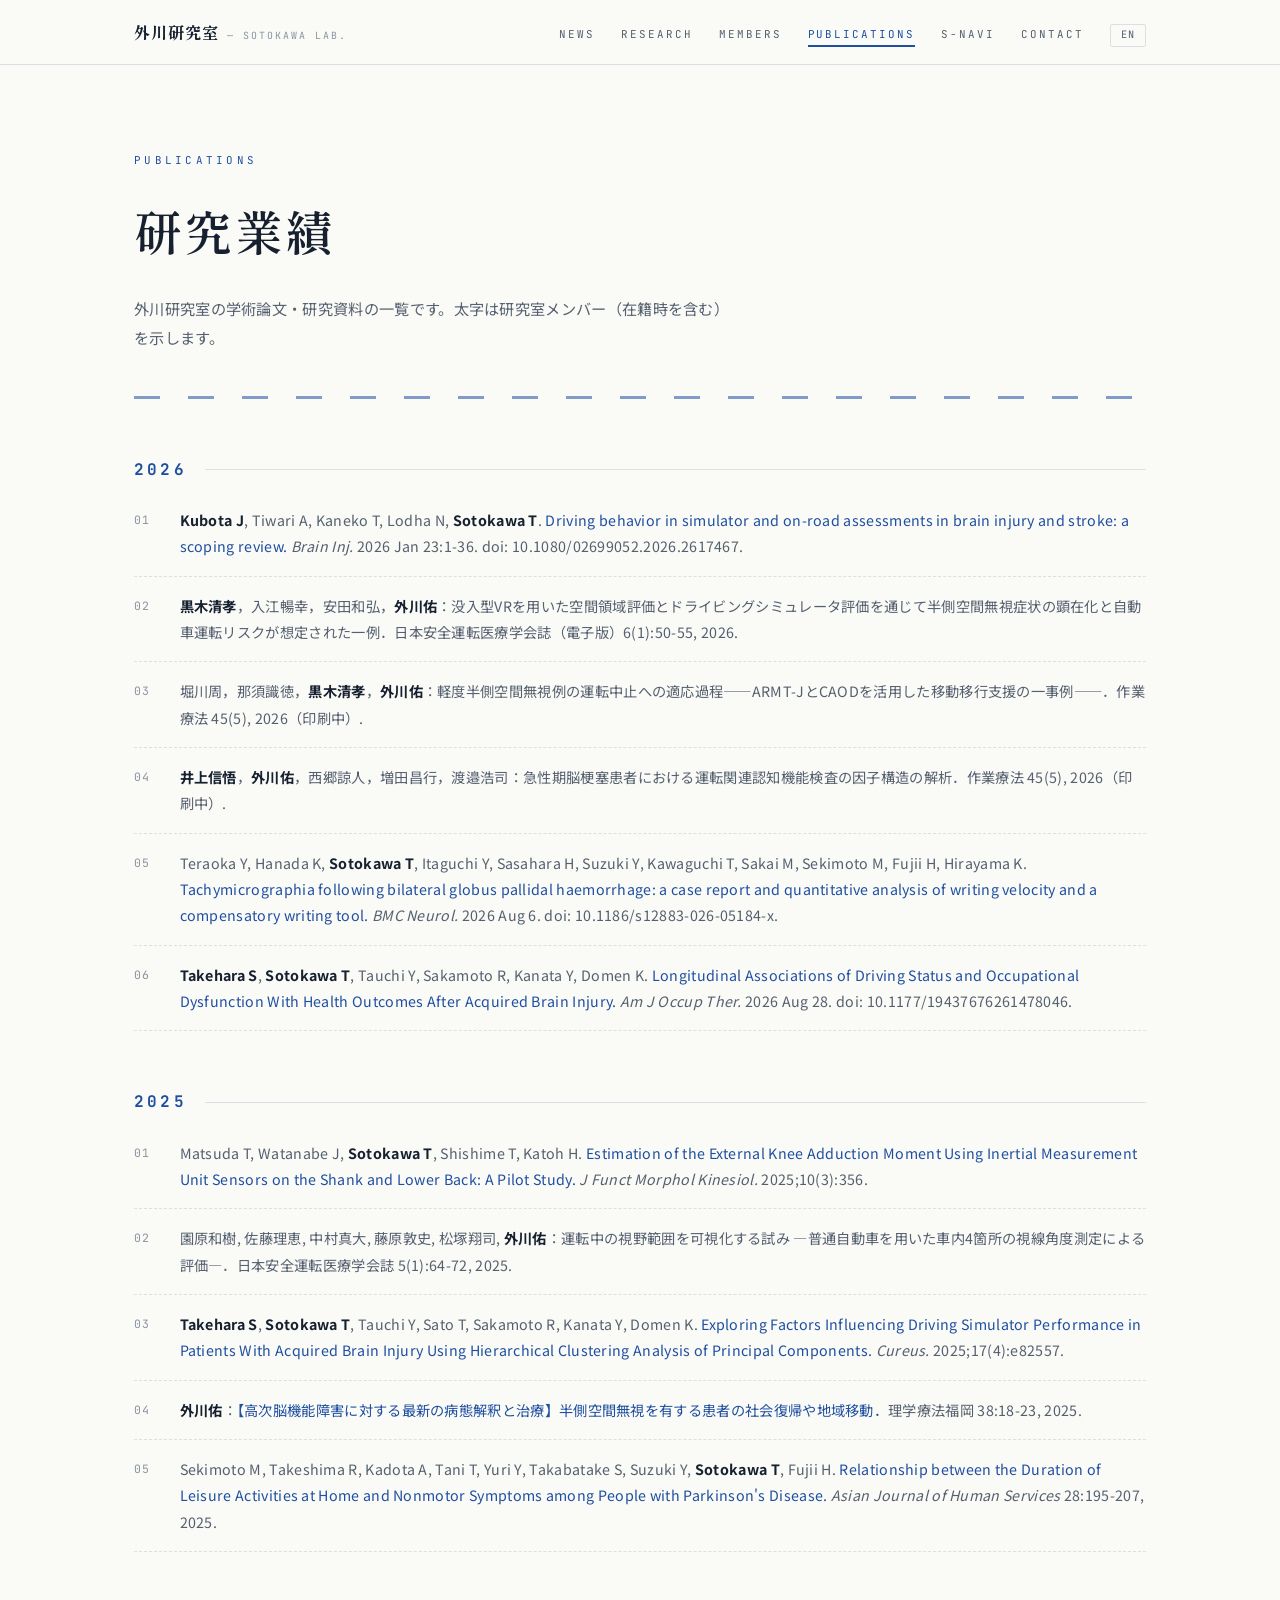
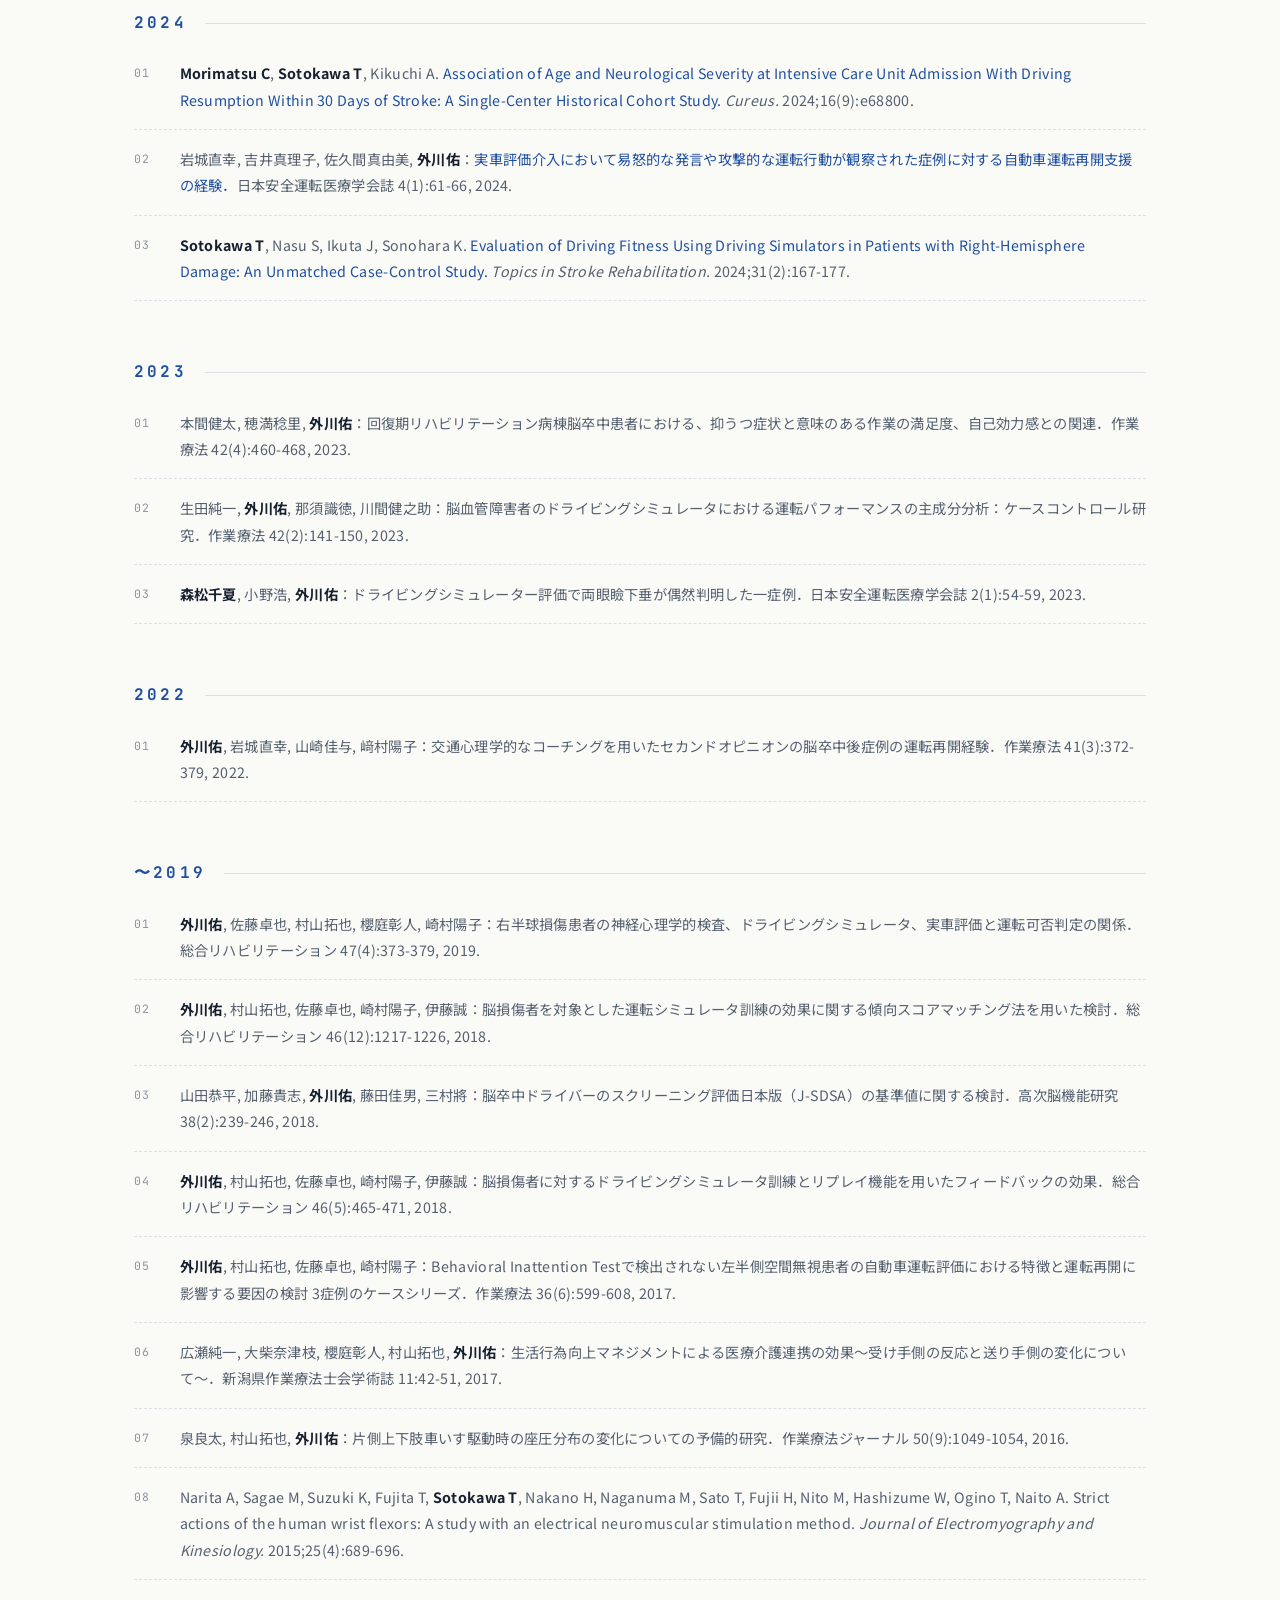
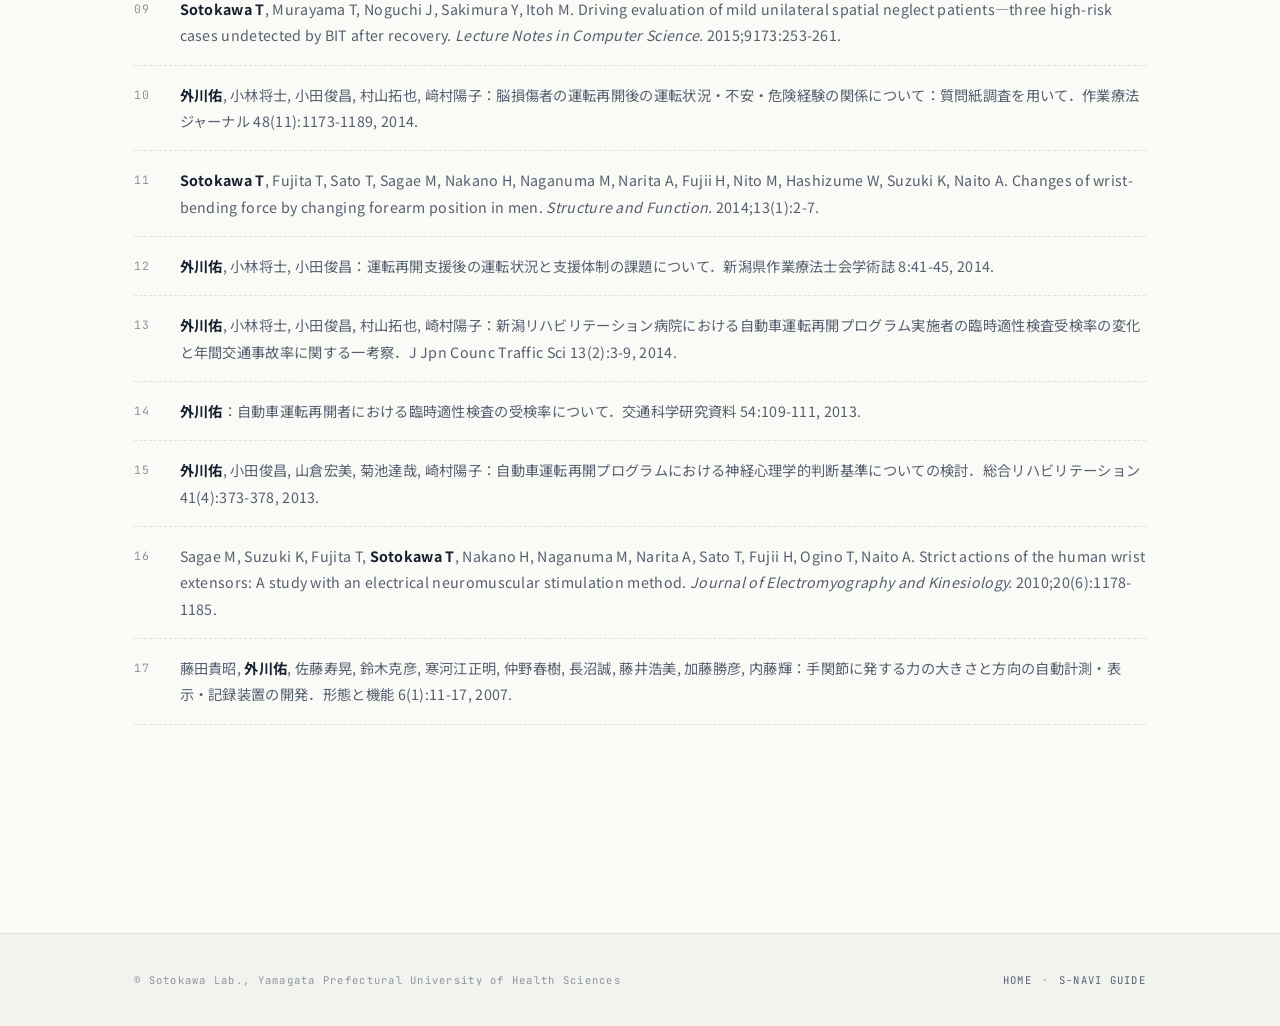
<file: publications.html>
<!DOCTYPE html>
<html lang="ja">
<head>
<meta charset="UTF-8">
<meta name="viewport" content="width=device-width, initial-scale=1.0">
<title>Publications｜外川研究室 Sotokawa Lab.</title>
<meta name="description" content="外川研究室（山形県立保健医療大学）の研究業績一覧。">
<link rel="preconnect" href="https://fonts.googleapis.com">
<link rel="preconnect" href="https://fonts.gstatic.com" crossorigin>
<link href="https://fonts.googleapis.com/css2?family=Shippori+Mincho+B1:wght@400;600;700&family=Noto+Sans+JP:wght@400;500;700&family=JetBrains+Mono:ital,wght@0,400;0,500;1,400&display=swap" rel="stylesheet">
<link rel="icon" href="favicon.svg" type="image/svg+xml">
<link rel="stylesheet" href="css/style.css?v=202607281140">
<!-- Cloudflare Web Analytics --><script type='module' src='https://static.cloudflareinsights.com/beacon.min.js' data-cf-beacon='{"token": "5a925c10706942b486a56f85b7e37d30"}'></script><!-- End Cloudflare Web Analytics -->
</head>
<body>

<nav class="nav">
  <div class="nav-inner">
    <a class="nav-brand" href="index.html"><span data-i18n="ja">外川研究室<span class="brand-en"> — SOTOKAWA LAB.</span></span><span data-i18n="en" hidden>Sotokawa Lab.</span></a>
    <ul class="nav-links">
      <li><a href="index.html#news">News</a></li>
      <li><a href="index.html#research">Research</a></li>
      <li><a href="members.html">Members</a></li>
      <li><a href="publications.html" class="active">Publications</a></li>
      <li><a href="snavi.html">S-Navi</a></li>
      <li><a href="index.html#contact">Contact</a></li>
      <li><button id="lang-toggle" class="lang-toggle" type="button" aria-label="Switch language">EN</button></li>
    </ul>
  </div>
</nav>

<header class="page-head">
  <span class="sec-label">Publications</span>
  <h1><span data-i18n="ja">研究業績</span><span data-i18n="en" hidden>Publications</span></h1>
  <p class="lede">
    <span data-i18n="ja">外川研究室の学術論文・研究資料の一覧です。太字は研究室メンバー（在籍時を含む）を示します。</span>
    <span data-i18n="en" hidden>A list of academic papers and research outputs from the Sotokawa Lab. Names in bold indicate lab members (including past members at the time of publication).</span>
  </p>
  <hr class="road">
</header>

<main class="section" style="padding-top:0;">

  <h2 class="pub-year">2026</h2>
  <ol class="pub-list">
    <li><b>Kubota J</b>, Tiwari A, Kaneko T, Lodha N, <b>Sotokawa T</b>. <a href="https://www.tandfonline.com/eprint/IPPAYUHFFEUCVNZJGW8H/full?target=10.1080/02699052.2026.2617467">Driving behavior in simulator and on-road assessments in brain injury and stroke: a scoping review.</a> <i>Brain Inj.</i> 2026 Jan 23:1-36. doi: 10.1080/02699052.2026.2617467.</li>
    <li><b>黒木清孝</b>，入江暢幸，安田和弘，<b>外川佑</b>：没入型VRを用いた空間領域評価とドライビングシミュレータ評価を通じて半側空間無視症状の顕在化と自動車運転リスクが想定された一例．日本安全運転医療学会誌（電子版）6(1):50-55, 2026.</li>
    <li>堀川周，那須識徳，<b>黒木清孝</b>，<b>外川佑</b>：軽度半側空間無視例の運転中止への適応過程——ARMT-JとCAODを活用した移動移行支援の一事例——．作業療法 45(5), 2026（印刷中）.</li>
    <li><b>井上信悟</b>，<b>外川佑</b>，西郷諒人，増田昌行，渡邉浩司：急性期脳梗塞患者における運転関連認知機能検査の因子構造の解析．作業療法 45(5), 2026（印刷中）.</li>
    <li>Teraoka Y, Hanada K, <b>Sotokawa T</b>, Itaguchi Y, Sasahara H, Suzuki Y, Kawaguchi T, Sakai M, Sekimoto M, Fujii H, Hirayama K. <a href="https://doi.org/10.1186/s12883-026-05184-x">Tachymicrographia following bilateral globus pallidal haemorrhage: a case report and quantitative analysis of writing velocity and a compensatory writing tool.</a> <i>BMC Neurol.</i> 2026 Aug 6. doi: 10.1186/s12883-026-05184-x.</li>
    <li><b>Takehara S</b>, <b>Sotokawa T</b>, Tauchi Y, Sakamoto R, Kanata Y, Domen K. <a href="https://doi.org/10.1177/19437676261478046">Longitudinal Associations of Driving Status and Occupational Dysfunction With Health Outcomes After Acquired Brain Injury.</a> <i>Am J Occup Ther.</i> 2026 Aug 28. doi: 10.1177/19437676261478046.</li>
  </ol>

  <h2 class="pub-year">2025</h2>
  <ol class="pub-list">
    <li>Matsuda T, Watanabe J, <b>Sotokawa T</b>, Shishime T, Katoh H. <a href="https://doi.org/10.3390/jfmk10030356">Estimation of the External Knee Adduction Moment Using Inertial Measurement Unit Sensors on the Shank and Lower Back: A Pilot Study.</a> <i>J Funct Morphol Kinesiol.</i> 2025;10(3):356.</li>
    <li>園原和樹, 佐藤理恵, 中村真大, 藤原敦史, 松塚翔司, <b>外川佑</b>：運転中の視野範囲を可視化する試み ―普通自動車を用いた車内4箇所の視線角度測定による評価―．日本安全運転医療学会誌 5(1):64-72, 2025.</li>
    <li><b>Takehara S</b>, <b>Sotokawa T</b>, Tauchi Y, Sato T, Sakamoto R, Kanata Y, Domen K. <a href="https://pmc.ncbi.nlm.nih.gov/articles/PMC12008731/">Exploring Factors Influencing Driving Simulator Performance in Patients With Acquired Brain Injury Using Hierarchical Clustering Analysis of Principal Components.</a> <i>Cureus.</i> 2025;17(4):e82557.</li>
    <li><b>外川佑</b>：<a href="https://fukuoka-pt.jp/wp-content/uploads/2025/04/%E7%90%86%E5%AD%A6%E7%99%82%E6%B3%95%E7%A6%8F%E5%B2%A138%E5%8F%B7.pdf">【高次脳機能障害に対する最新の病態解釈と治療】半側空間無視を有する患者の社会復帰や地域移動．</a>理学療法福岡 38:18-23, 2025.</li>
    <li>Sekimoto M, Takeshima R, Kadota A, Tani T, Yuri Y, Takabatake S, Suzuki Y, <b>Sotokawa T</b>, Fujii H. <a href="https://www.jstage.jst.go.jp/article/ajhs/28/0/28_195/_article/-char/ja">Relationship between the Duration of Leisure Activities at Home and Nonmotor Symptoms among People with Parkinson's Disease.</a> <i>Asian Journal of Human Services</i> 28:195-207, 2025.</li>
  </ol>

  <h2 class="pub-year">2024</h2>
  <ol class="pub-list">
    <li><b>Morimatsu C</b>, <b>Sotokawa T</b>, Kikuchi A. <a href="https://www.cureus.com/articles/292405">Association of Age and Neurological Severity at Intensive Care Unit Admission With Driving Resumption Within 30 Days of Stroke: A Single-Center Historical Cohort Study.</a> <i>Cureus.</i> 2024;16(9):e68800.</li>
    <li>岩城直幸, 吉井真理子, 佐久間真由美, <b>外川佑</b>：<a href="http://js-safedrmd.jp/kangou/pdf/kangou_4-1/12.pdf">実車評価介入において易怒的な発言や攻撃的な運転行動が観察された症例に対する自動車運転再開支援の経験．</a>日本安全運転医療学会誌 4(1):61-66, 2024.</li>
    <li><b>Sotokawa T</b>, Nasu S, Ikuta J, Sonohara K. <a href="https://doi.org/10.1080/10749357.2023.2235797">Evaluation of Driving Fitness Using Driving Simulators in Patients with Right-Hemisphere Damage: An Unmatched Case-Control Study.</a> <i>Topics in Stroke Rehabilitation.</i> 2024;31(2):167-177.</li>
  </ol>

  <h2 class="pub-year">2023</h2>
  <ol class="pub-list">
    <li>本間健太, 穂満稔里, <b>外川佑</b>：回復期リハビリテーション病棟脳卒中患者における、抑うつ症状と意味のある作業の満足度、自己効力感との関連．作業療法 42(4):460-468, 2023.</li>
    <li>生田純一, <b>外川佑</b>, 那須識徳, 川間健之助：脳血管障害者のドライビングシミュレータにおける運転パフォーマンスの主成分分析：ケースコントロール研究．作業療法 42(2):141-150, 2023.</li>
    <li><b>森松千夏</b>, 小野浩, <b>外川佑</b>：ドライビングシミュレーター評価で両眼瞼下垂が偶然判明した一症例．日本安全運転医療学会誌 2(1):54-59, 2023.</li>
  </ol>

  <h2 class="pub-year">2022</h2>
  <ol class="pub-list">
    <li><b>外川佑</b>, 岩城直幸, 山崎佳与, 﨑村陽子：交通心理学的なコーチングを用いたセカンドオピニオンの脳卒中後症例の運転再開経験．作業療法 41(3):372-379, 2022.</li>
  </ol>

  <h2 class="pub-year">〜2019</h2>
  <ol class="pub-list">
    <li><b>外川佑</b>, 佐藤卓也, 村山拓也, 櫻庭彰人, 崎村陽子：右半球損傷患者の神経心理学的検査、ドライビングシミュレータ、実車評価と運転可否判定の関係．総合リハビリテーション 47(4):373-379, 2019.</li>
    <li><b>外川佑</b>, 村山拓也, 佐藤卓也, 崎村陽子, 伊藤誠：脳損傷者を対象とした運転シミュレータ訓練の効果に関する傾向スコアマッチング法を用いた検討．総合リハビリテーション 46(12):1217-1226, 2018.</li>
    <li>山田恭平, 加藤貴志, <b>外川佑</b>, 藤田佳男, 三村將：脳卒中ドライバーのスクリーニング評価日本版（J-SDSA）の基準値に関する検討．高次脳機能研究 38(2):239-246, 2018.</li>
    <li><b>外川佑</b>, 村山拓也, 佐藤卓也, 崎村陽子, 伊藤誠：脳損傷者に対するドライビングシミュレータ訓練とリプレイ機能を用いたフィードバックの効果．総合リハビリテーション 46(5):465-471, 2018.</li>
    <li><b>外川佑</b>, 村山拓也, 佐藤卓也, 崎村陽子：Behavioral Inattention Testで検出されない左半側空間無視患者の自動車運転評価における特徴と運転再開に影響する要因の検討 3症例のケースシリーズ．作業療法 36(6):599-608, 2017.</li>
    <li>広瀬純一, 大柴奈津枝, 櫻庭彰人, 村山拓也, <b>外川佑</b>：生活行為向上マネジメントによる医療介護連携の効果〜受け手側の反応と送り手側の変化について〜．新潟県作業療法士会学術誌 11:42-51, 2017.</li>
    <li>泉良太, 村山拓也, <b>外川佑</b>：片側上下肢車いす駆動時の座圧分布の変化についての予備的研究．作業療法ジャーナル 50(9):1049-1054, 2016.</li>
    <li>Narita A, Sagae M, Suzuki K, Fujita T, <b>Sotokawa T</b>, Nakano H, Naganuma M, Sato T, Fujii H, Nito M, Hashizume W, Ogino T, Naito A. Strict actions of the human wrist flexors: A study with an electrical neuromuscular stimulation method. <i>Journal of Electromyography and Kinesiology.</i> 2015;25(4):689-696.</li>
    <li><b>Sotokawa T</b>, Murayama T, Noguchi J, Sakimura Y, Itoh M. Driving evaluation of mild unilateral spatial neglect patients—three high-risk cases undetected by BIT after recovery. <i>Lecture Notes in Computer Science.</i> 2015;9173:253-261.</li>
    <li><b>外川佑</b>, 小林将士, 小田俊昌, 村山拓也, 﨑村陽子：脳損傷者の運転再開後の運転状況・不安・危険経験の関係について：質問紙調査を用いて．作業療法ジャーナル 48(11):1173-1189, 2014.</li>
    <li><b>Sotokawa T</b>, Fujita T, Sato T, Sagae M, Nakano H, Naganuma M, Narita A, Fujii H, Nito M, Hashizume W, Suzuki K, Naito A. Changes of wrist-bending force by changing forearm position in men. <i>Structure and Function.</i> 2014;13(1):2-7.</li>
    <li><b>外川佑</b>, 小林将士, 小田俊昌：運転再開支援後の運転状況と支援体制の課題について．新潟県作業療法士会学術誌 8:41-45, 2014.</li>
    <li><b>外川佑</b>, 小林将士, 小田俊昌, 村山拓也, 崎村陽子：新潟リハビリテーション病院における自動車運転再開プログラム実施者の臨時適性検査受検率の変化と年間交通事故率に関する一考察．J Jpn Counc Traffic Sci 13(2):3-9, 2014.</li>
    <li><b>外川佑</b>：自動車運転再開者における臨時適性検査の受検率について．交通科学研究資料 54:109-111, 2013.</li>
    <li><b>外川佑</b>, 小田俊昌, 山倉宏美, 菊池達哉, 崎村陽子：自動車運転再開プログラムにおける神経心理学的判断基準についての検討．総合リハビリテーション 41(4):373-378, 2013.</li>
    <li>Sagae M, Suzuki K, Fujita T, <b>Sotokawa T</b>, Nakano H, Naganuma M, Narita A, Sato T, Fujii H, Ogino T, Naito A. Strict actions of the human wrist extensors: A study with an electrical neuromuscular stimulation method. <i>Journal of Electromyography and Kinesiology.</i> 2010;20(6):1178-1185.</li>
    <li>藤田貴昭, <b>外川佑</b>, 佐藤寿晃, 鈴木克彦, 寒河江正明, 仲野春樹, 長沼誠, 藤井浩美, 加藤勝彦, 内藤輝：手関節に発する力の大きさと方向の自動計測・表示・記録装置の開発．形態と機能 6(1):11-17, 2007.</li>
  </ol>

</main>

<footer class="footer">
  <div class="footer-inner">
    <span>© Sotokawa Lab., Yamagata Prefectural University of Health Sciences</span>
    <span><a href="index.html">HOME</a> ・ <a href="snavi.html">S-NAVI GUIDE</a></span>
  </div>
</footer>

<script src="js/main.js?v=202607281140"></script>
</body>
</html>
</file>
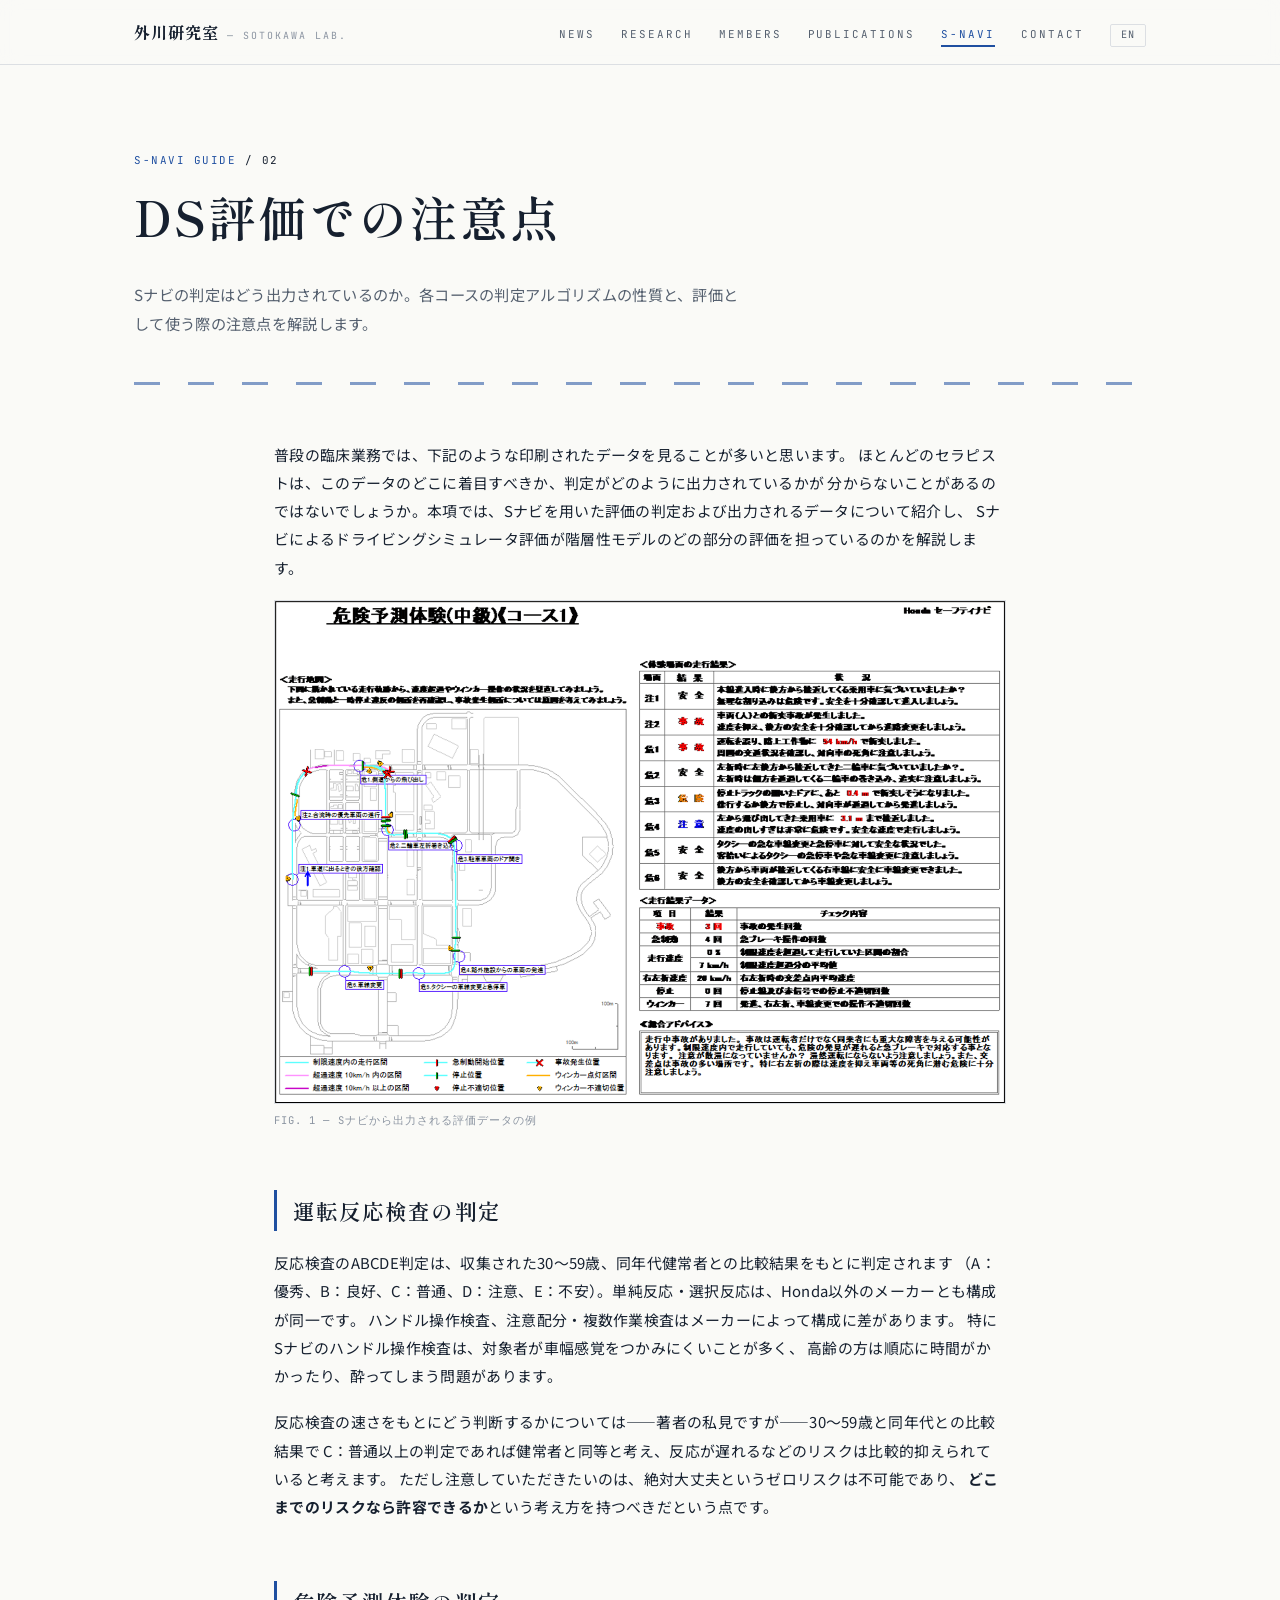
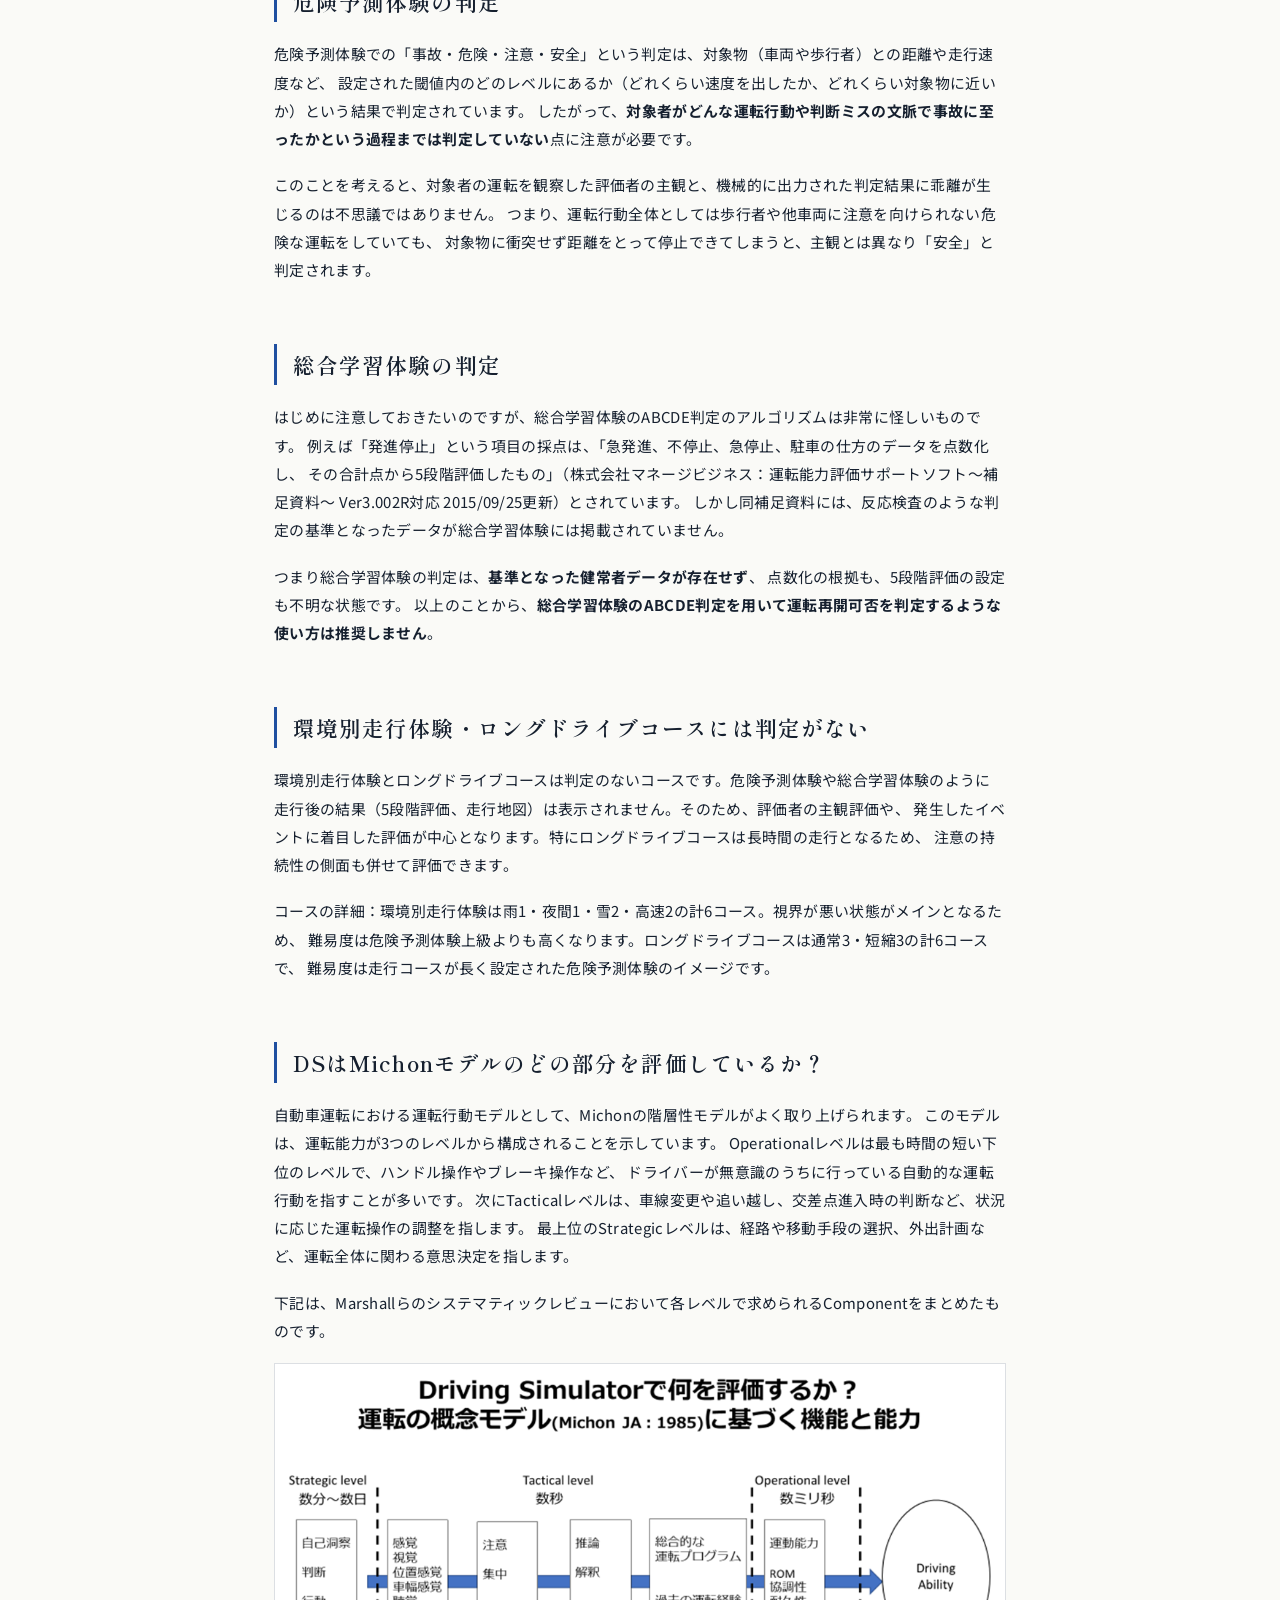
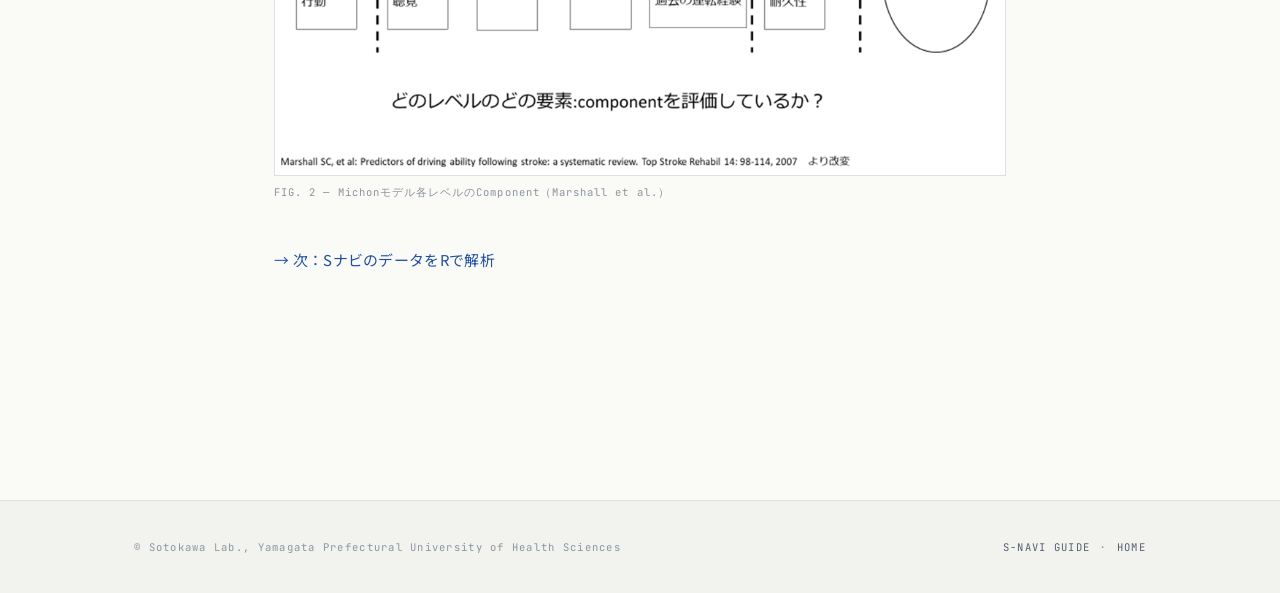
<file: snavi-assessment.html>
<!DOCTYPE html>
<html lang="ja">
<head>
<meta charset="UTF-8">
<meta name="viewport" content="width=device-width, initial-scale=1.0">
<title>DS評価での注意点｜Sナビ活用ガイド｜外川研究室</title>
<meta name="description" content="HONDAセーフティナビを用いたドライビングシミュレータ評価の判定の読み方と注意点。運転反応検査・危険予測体験・総合学習体験の判定、Michonの階層性モデルとの対応。">
<link rel="preconnect" href="https://fonts.googleapis.com">
<link rel="preconnect" href="https://fonts.gstatic.com" crossorigin>
<link href="https://fonts.googleapis.com/css2?family=Shippori+Mincho+B1:wght@400;600;700&family=Noto+Sans+JP:wght@400;500;700&family=JetBrains+Mono:ital,wght@0,400;0,500;1,400&display=swap" rel="stylesheet">
<link rel="icon" href="favicon.svg" type="image/svg+xml">
<link rel="stylesheet" href="css/style.css?v=202607281140">
<!-- Cloudflare Web Analytics --><script type='module' src='https://static.cloudflareinsights.com/beacon.min.js' data-cf-beacon='{"token": "5a925c10706942b486a56f85b7e37d30"}'></script><!-- End Cloudflare Web Analytics -->
</head>
<body>

<nav class="nav">
  <div class="nav-inner">
    <a class="nav-brand" href="index.html"><span data-i18n="ja">外川研究室<span class="brand-en"> — SOTOKAWA LAB.</span></span><span data-i18n="en" hidden>Sotokawa Lab.</span></a>
    <ul class="nav-links">
      <li><a href="index.html#news">News</a></li>
      <li><a href="index.html#research">Research</a></li>
      <li><a href="members.html">Members</a></li>
      <li><a href="publications.html">Publications</a></li>
      <li><a href="snavi.html" class="active">S-Navi</a></li>
      <li><a href="index.html#contact">Contact</a></li>
      <li><button id="lang-toggle" class="lang-toggle" type="button" aria-label="Switch language">EN</button></li>
    </ul>
  </div>
</nav>

<header class="page-head">
  <p class="crumb"><a href="snavi.html">S-Navi Guide</a> / 02</p>
  <h1>DS評価での注意点</h1>
  <p class="lede">Sナビの判定はどう出力されているのか。各コースの判定アルゴリズムの性質と、評価として使う際の注意点を解説します。</p>
  <hr class="road">
</header>

<main class="section article" style="padding-top:56px;">

  <p>
    普段の臨床業務では、下記のような印刷されたデータを見ることが多いと思います。
    ほとんどのセラピストは、このデータのどこに着目すべきか、判定がどのように出力されているかが
    分からないことがあるのではないでしょうか。本項では、Sナビを用いた評価の判定および出力されるデータについて紹介し、
    Sナビによるドライビングシミュレータ評価が階層性モデルのどの部分の評価を担っているのかを解説します。
  </p>
  <img src="img/snavi-report-sample.png" alt="Sナビから出力される評価データの例" loading="lazy">
  <p class="caption">FIG. 1 — Sナビから出力される評価データの例</p>

  <h2>運転反応検査の判定</h2>
  <p>
    反応検査のABCDE判定は、収集された30〜59歳、同年代健常者との比較結果をもとに判定されます
    （A：優秀、B：良好、C：普通、D：注意、E：不安）。単純反応・選択反応は、Honda以外のメーカーとも構成が同一です。
    ハンドル操作検査、注意配分・複数作業検査はメーカーによって構成に差があります。
    特にSナビのハンドル操作検査は、対象者が車幅感覚をつかみにくいことが多く、
    高齢の方は順応に時間がかかったり、酔ってしまう問題があります。
  </p>
  <p>
    反応検査の速さをもとにどう判断するかについては——著者の私見ですが——30〜59歳と同年代との比較結果で
    C：普通以上の判定であれば健常者と同等と考え、反応が遅れるなどのリスクは比較的抑えられていると考えます。
    ただし注意していただきたいのは、絶対大丈夫というゼロリスクは不可能であり、
    <strong>どこまでのリスクなら許容できるか</strong>という考え方を持つべきだという点です。
  </p>

  <h2>危険予測体験の判定</h2>
  <p>
    危険予測体験での「事故・危険・注意・安全」という判定は、対象物（車両や歩行者）との距離や走行速度など、
    設定された閾値内のどのレベルにあるか（どれくらい速度を出したか、どれくらい対象物に近いか）という結果で判定されています。
    したがって、<strong>対象者がどんな運転行動や判断ミスの文脈で事故に至ったかという過程までは判定していない</strong>点に注意が必要です。
  </p>
  <p>
    このことを考えると、対象者の運転を観察した評価者の主観と、機械的に出力された判定結果に乖離が生じるのは不思議ではありません。
    つまり、運転行動全体としては歩行者や他車両に注意を向けられない危険な運転をしていても、
    対象物に衝突せず距離をとって停止できてしまうと、主観とは異なり「安全」と判定されます。
  </p>

  <h2>総合学習体験の判定</h2>
  <p>
    はじめに注意しておきたいのですが、総合学習体験のABCDE判定のアルゴリズムは非常に怪しいものです。
    例えば「発進停止」という項目の採点は、「急発進、不停止、急停止、駐車の仕方のデータを点数化し、
    その合計点から5段階評価したもの」（株式会社マネージビジネス：運転能力評価サポートソフト〜補足資料〜 Ver3.002R対応 2015/09/25更新）とされています。
    しかし同補足資料には、反応検査のような判定の基準となったデータが総合学習体験には掲載されていません。
  </p>
  <p>
    つまり総合学習体験の判定は、<strong>基準となった健常者データが存在せず</strong>、
    点数化の根拠も、5段階評価の設定も不明な状態です。
    以上のことから、<strong>総合学習体験のABCDE判定を用いて運転再開可否を判定するような使い方は推奨しません</strong>。
  </p>

  <h2>環境別走行体験・ロングドライブコースには判定がない</h2>
  <p>
    環境別走行体験とロングドライブコースは判定のないコースです。危険予測体験や総合学習体験のように
    走行後の結果（5段階評価、走行地図）は表示されません。そのため、評価者の主観評価や、
    発生したイベントに着目した評価が中心となります。特にロングドライブコースは長時間の走行となるため、
    注意の持続性の側面も併せて評価できます。
  </p>
  <p>
    コースの詳細：環境別走行体験は雨1・夜間1・雪2・高速2の計6コース。視界が悪い状態がメインとなるため、
    難易度は危険予測体験上級よりも高くなります。ロングドライブコースは通常3・短縮3の計6コースで、
    難易度は走行コースが長く設定された危険予測体験のイメージです。
  </p>

  <h2>DSはMichonモデルのどの部分を評価しているか？</h2>
  <p>
    自動車運転における運転行動モデルとして、Michonの階層性モデルがよく取り上げられます。
    このモデルは、運転能力が3つのレベルから構成されることを示しています。
    Operationalレベルは最も時間の短い下位のレベルで、ハンドル操作やブレーキ操作など、
    ドライバーが無意識のうちに行っている自動的な運転行動を指すことが多いです。
    次にTacticalレベルは、車線変更や追い越し、交差点進入時の判断など、状況に応じた運転操作の調整を指します。
    最上位のStrategicレベルは、経路や移動手段の選択、外出計画など、運転全体に関わる意思決定を指します。
  </p>
  <p>下記は、Marshallらのシステマティックレビューにおいて各レベルで求められるComponentをまとめたものです。</p>
  <img src="img/snavi-michon-components.png" alt="Michon階層性モデルの各レベルで求められるComponent（Marshallらによる）" loading="lazy">
  <p class="caption">FIG. 2 — Michonモデル各レベルのComponent（Marshall et al.）</p>

  <p style="margin-top:44px;">
    <a href="snavi-r.html">→ 次：SナビのデータをRで解析</a>
  </p>

</main>

<footer class="footer">
  <div class="footer-inner">
    <span>© Sotokawa Lab., Yamagata Prefectural University of Health Sciences</span>
    <span><a href="snavi.html">S-NAVI GUIDE</a> ・ <a href="index.html">HOME</a></span>
  </div>
</footer>

<script src="js/main.js?v=202607281140"></script>
</body>
</html>
</file>
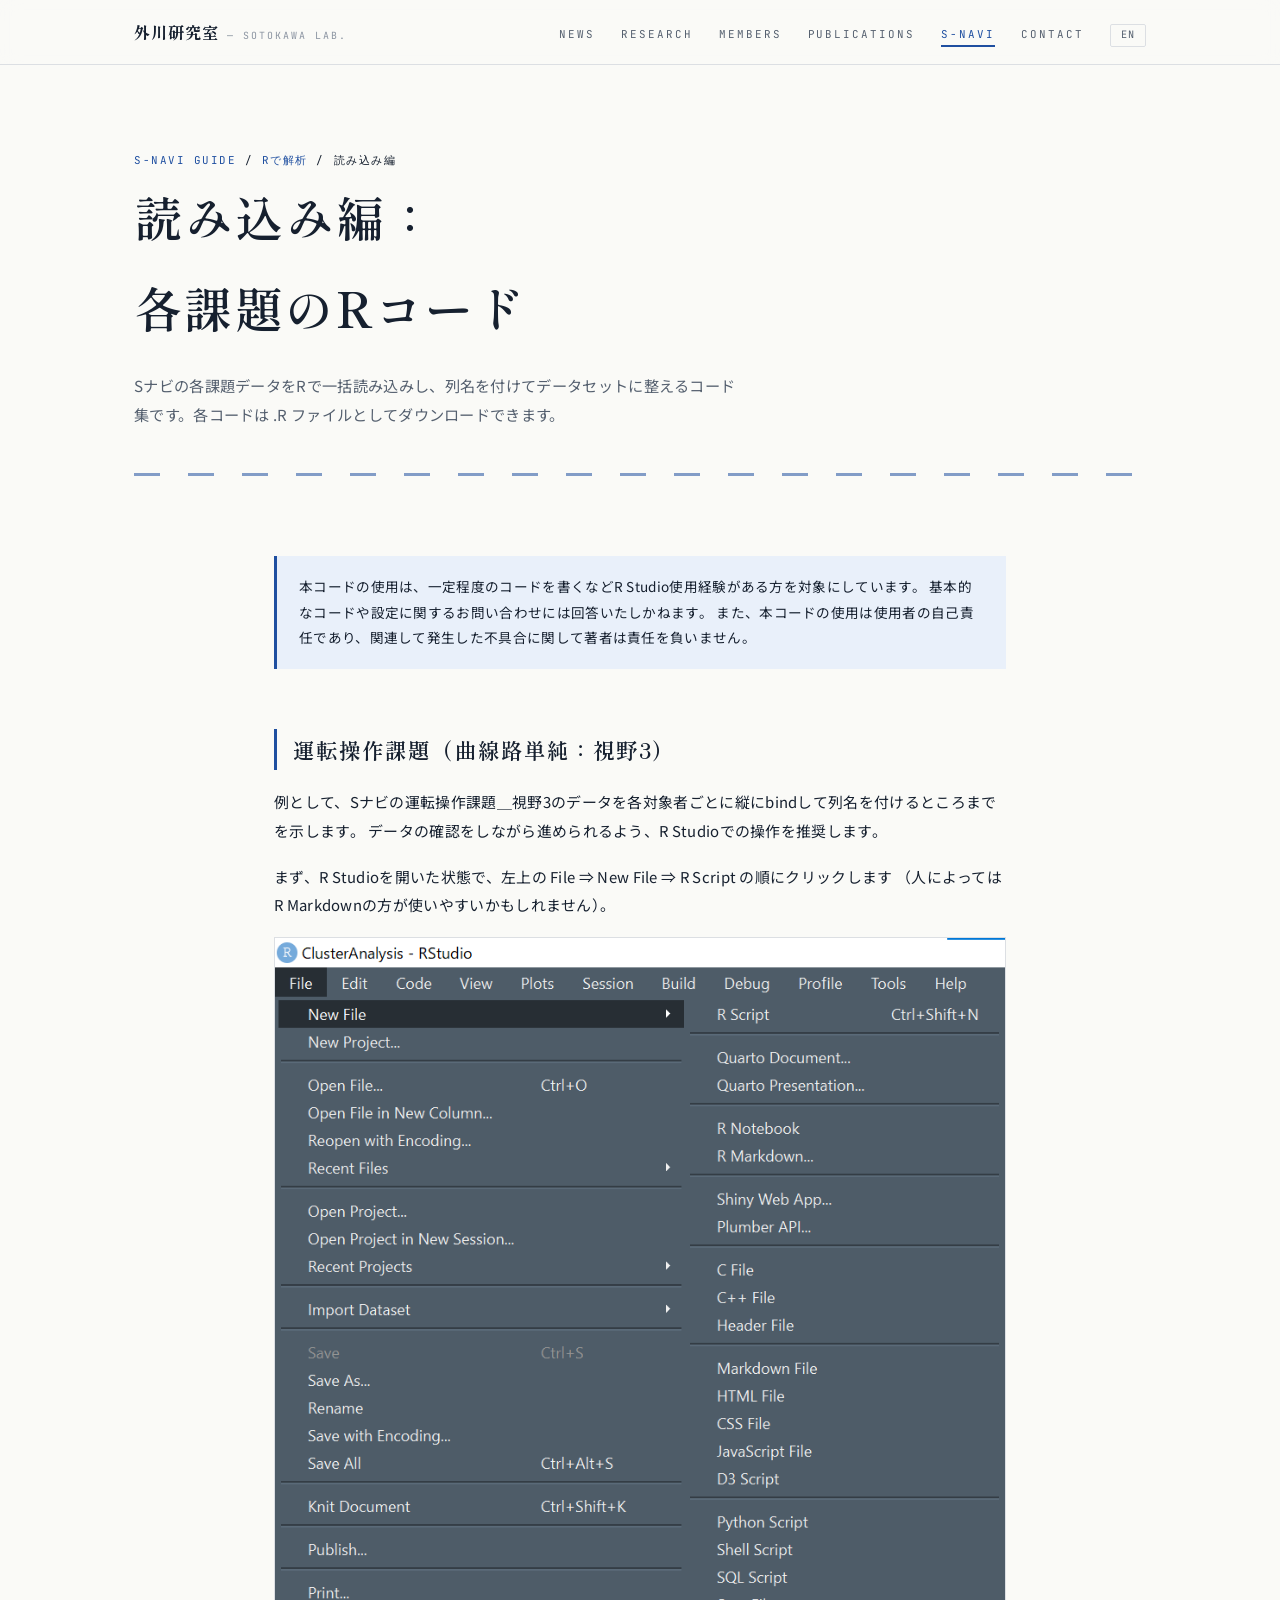
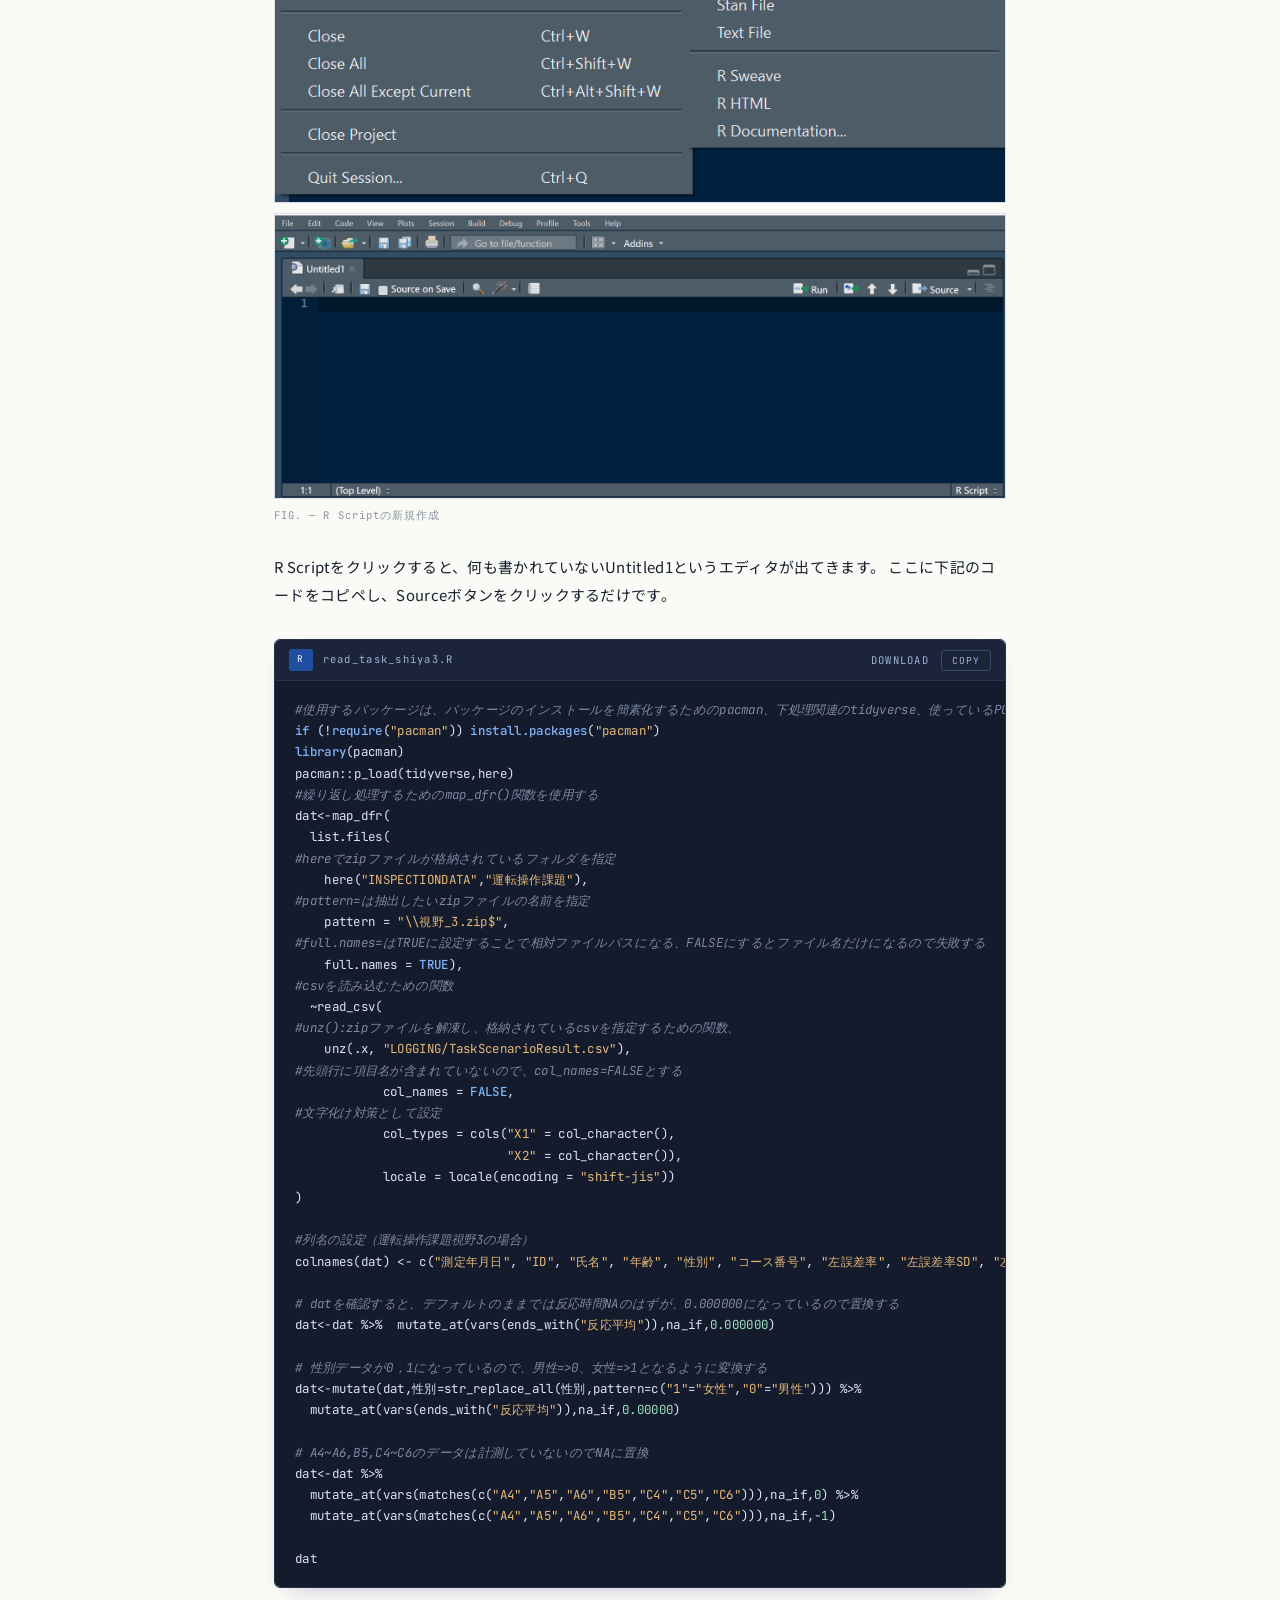
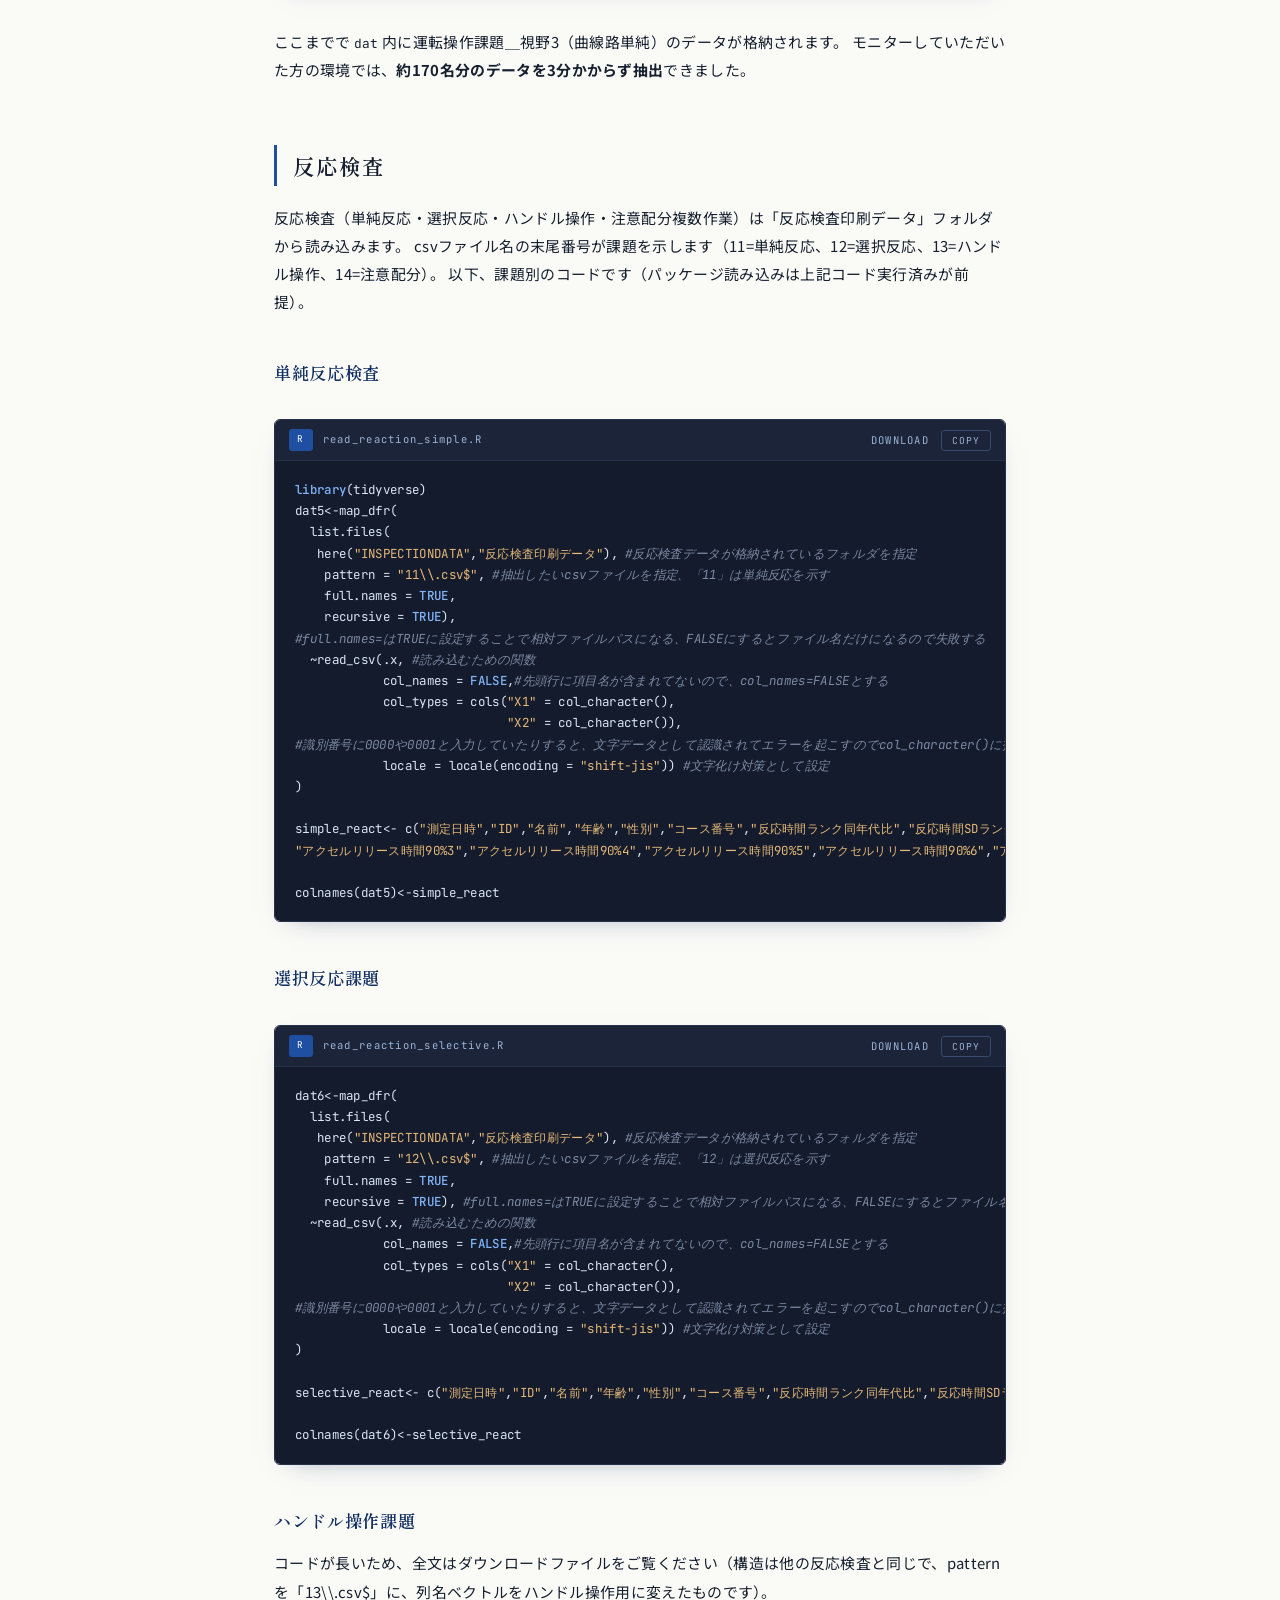
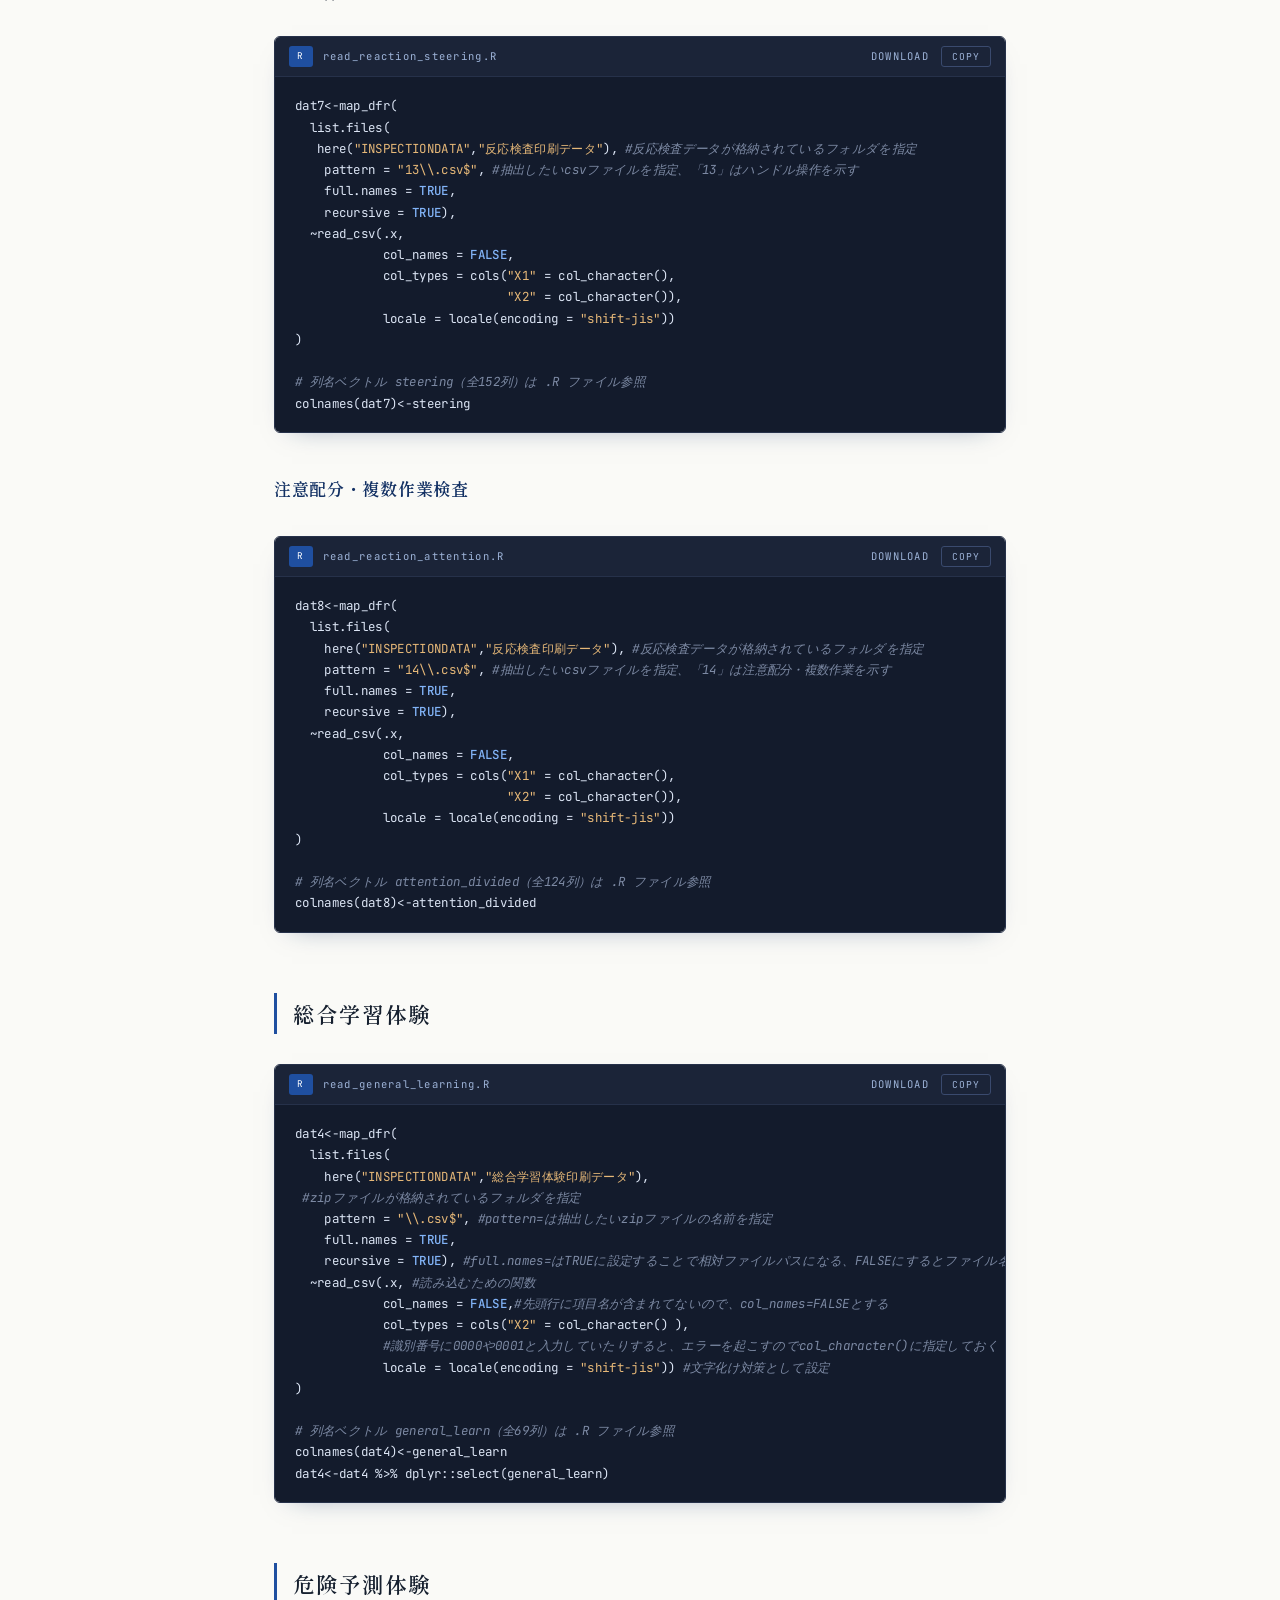
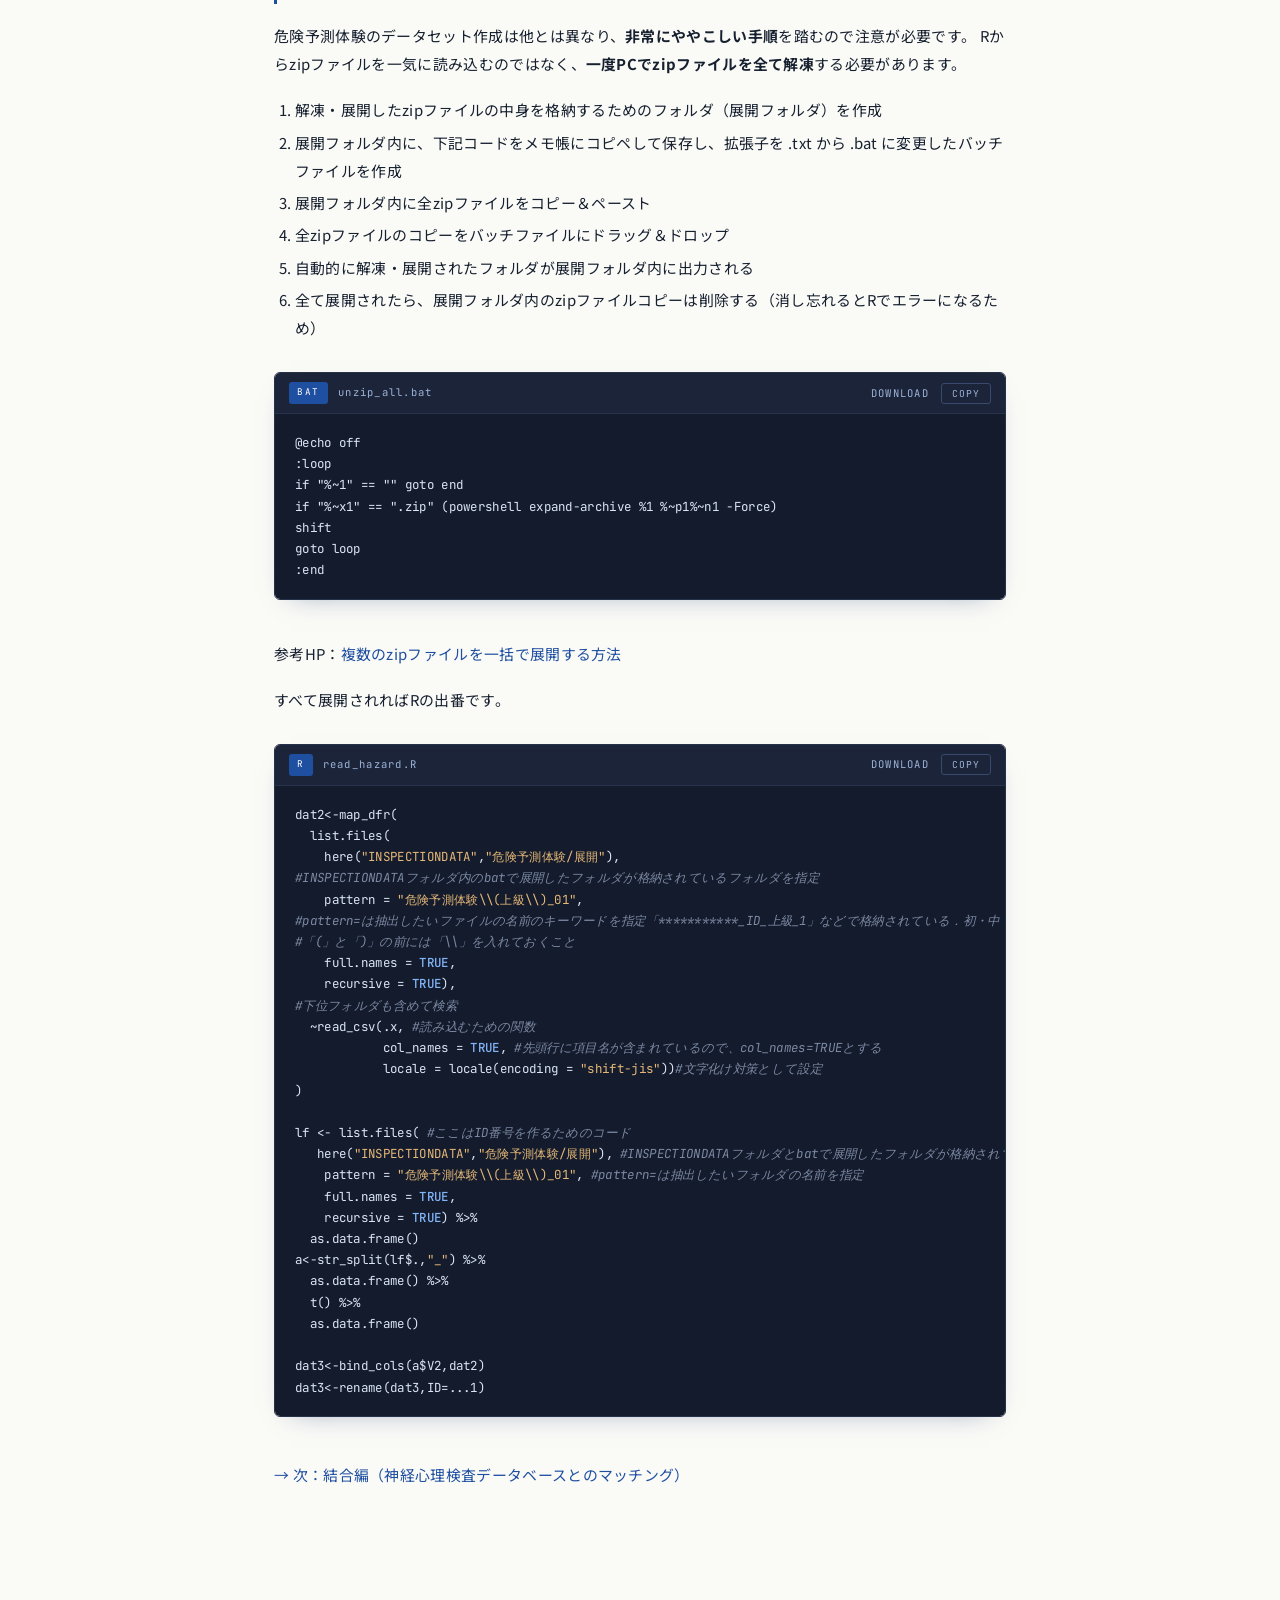
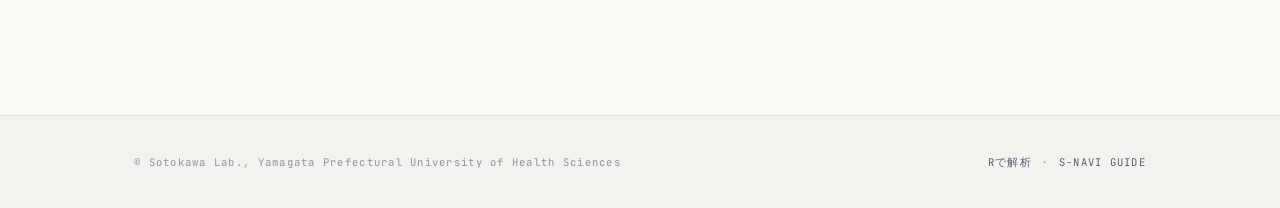
<file: snavi-r-import.html>
<!DOCTYPE html>
<html lang="ja">
<head>
<meta charset="UTF-8">
<meta name="viewport" content="width=device-width, initial-scale=1.0">
<title>読み込み編：各課題のRコード｜Sナビ活用ガイド｜外川研究室</title>
<meta name="description" content="HONDAセーフティナビの各課題データ（運転操作課題・反応検査・総合学習体験・危険予測体験）をRで一括読み込みするコード集。ダウンロード可能な.Rファイル付き。">
<link rel="preconnect" href="https://fonts.googleapis.com">
<link rel="preconnect" href="https://fonts.gstatic.com" crossorigin>
<link href="https://fonts.googleapis.com/css2?family=Shippori+Mincho+B1:wght@400;600;700&family=Noto+Sans+JP:wght@400;500;700&family=JetBrains+Mono:ital,wght@0,400;0,500;1,400&display=swap" rel="stylesheet">
<link rel="icon" href="favicon.svg" type="image/svg+xml">
<link rel="stylesheet" href="css/style.css?v=202607281140">
<!-- Cloudflare Web Analytics --><script type='module' src='https://static.cloudflareinsights.com/beacon.min.js' data-cf-beacon='{"token": "5a925c10706942b486a56f85b7e37d30"}'></script><!-- End Cloudflare Web Analytics -->
</head>
<body>

<nav class="nav">
  <div class="nav-inner">
    <a class="nav-brand" href="index.html"><span data-i18n="ja">外川研究室<span class="brand-en"> — SOTOKAWA LAB.</span></span><span data-i18n="en" hidden>Sotokawa Lab.</span></a>
    <ul class="nav-links">
      <li><a href="index.html#news">News</a></li>
      <li><a href="index.html#research">Research</a></li>
      <li><a href="members.html">Members</a></li>
      <li><a href="publications.html">Publications</a></li>
      <li><a href="snavi.html" class="active">S-Navi</a></li>
      <li><a href="index.html#contact">Contact</a></li>
      <li><button id="lang-toggle" class="lang-toggle" type="button" aria-label="Switch language">EN</button></li>
    </ul>
  </div>
</nav>

<header class="page-head">
  <p class="crumb"><a href="snavi.html">S-Navi Guide</a> / <a href="snavi-r.html">Rで解析</a> / 読み込み編</p>
  <h1>読み込み編：<br>各課題のRコード</h1>
  <p class="lede">Sナビの各課題データをRで一括読み込みし、列名を付けてデータセットに整えるコード集です。各コードは .R ファイルとしてダウンロードできます。</p>
  <hr class="road">
</header>

<main class="section article" style="padding-top:56px;">

  <div class="note">
    本コードの使用は、一定程度のコードを書くなどR Studio使用経験がある方を対象にしています。
    基本的なコードや設定に関するお問い合わせには回答いたしかねます。
    また、本コードの使用は使用者の自己責任であり、関連して発生した不具合に関して著者は責任を負いません。
  </div>

  <h2>運転操作課題（曲線路単純：視野3）</h2>
  <p>
    例として、Sナビの運転操作課題＿視野3のデータを各対象者ごとに縦にbindして列名を付けるところまでを示します。
    データの確認をしながら進められるよう、R Studioでの操作を推奨します。
  </p>
  <p>
    まず、R Studioを開いた状態で、左上の File ⇒ New File ⇒ R Script の順にクリックします
    （人によってはR Markdownの方が使いやすいかもしれません）。
  </p>
  <img src="img/r-task-01.png" alt="R StudioでNew File→R Scriptを選ぶメニュー" loading="lazy">
  <img src="img/r-task-02.png" alt="新規R Scriptが開いた画面" loading="lazy">
  <p class="caption">FIG. — R Scriptの新規作成</p>
  <p>
    R Scriptをクリックすると、何も書かれていないUntitled1というエディタが出てきます。
    ここに下記のコードをコピペし、Sourceボタンをクリックするだけです。
  </p>

  <div class="codeblock" data-lang="r">
    <div class="codeblock-head"><span><span class="lang">R</span>read_task_shiya3.R</span><span><a href="r/read_task_shiya3.R" download>DOWNLOAD</a>　<button class="btn-copy" type="button">COPY</button></span></div>
    <pre><code>#使用するパッケージは、パッケージのインストールを簡素化するためのpacman、下処理関連のtidyverse、使っているPCのファイル参照関係の問題を解決するためのhereの３つのパッケージである．
if (!require("pacman")) install.packages("pacman")
library(pacman)
pacman::p_load(tidyverse,here)
#繰り返し処理するためのmap_dfr()関数を使用する
dat&lt;-map_dfr(
  list.files(
#hereでzipファイルが格納されているフォルダを指定
    here("INSPECTIONDATA","運転操作課題"),
#pattern=は抽出したいzipファイルの名前を指定
    pattern = "\\視野_3.zip$",
#full.names=はTRUEに設定することで相対ファイルパスになる、FALSEにするとファイル名だけになるので失敗する
    full.names = TRUE),
#csvを読み込むための関数
  ~read_csv(
#unz():zipファイルを解凍し、格納されているcsvを指定するための関数、
    unz(.x, "LOGGING/TaskScenarioResult.csv"),
#先頭行に項目名が含まれていないので、col_names=FALSEとする
            col_names = FALSE,
#文字化け対策として設定
            col_types = cols("X1" = col_character(),
                             "X2" = col_character()),
            locale = locale(encoding = "shift-jis"))
)

#列名の設定（運転操作課題視野3の場合）
colnames(dat) &lt;- c("測定年月日", "ID", "氏名", "年齢", "性別", "コース番号", "左誤差率", "左誤差率SD", "左誤差率変動係数", "右誤差率", "右誤差率SD", "右誤差率変動係数", "左右誤差率平均比", "左右誤差率SD比", "全体無反応数", "全体反応数", "全体反応時間", "全体反応時間SD", "全体反応時間変動係数", "左無反応数", "左反応数", "左平均反応時間", "左反応時間SD", "左反応時間変動係数","右無反応数", "右反応数", "右平均反応時間", "右反応時間SD", "右反応時間変動係数", "左右反応時間比", "左右標準偏差比","セル数縦", "セル数横", "A1成功率", "A1誤反応回数", "A1反応平均", "A2成功率", "A2誤反応回数", "A2反応平均", "A3成功率", "A3誤反応回数", "A3反応平均","A4成功率", "A4誤反応回数", "A4反応平均","A5成功率", "A5誤反応回数", "A5反応平均","A6成功率", "A6誤反応回数", "A6反応平均", "A7成功率", "A7誤反応回数", "A7反応平均", "A8成功率", "A8誤反応回数", "A8反応平均", "A9成功率", "A9誤反応回数", "A9反応平均", "B1成功率", "B1誤反応回数", "B1反応平均", "B2成功率", "B2誤反応回数", "B2反応平均", "B3成功率", "B3誤反応回数", "B3反応平均", "B4成功率", "B4誤反応回数", "B4反応平均","B5成功率", "B5誤反応回数", "B5反応平均", "B6成功率", "B6誤反応回数", "B6反応平均", "B7成功率", "B7誤反応回数", "B7反応平均", "B8成功率", "B8誤反応回数", "B8反応平均", "B9成功率", "B9誤反応回数", "B9反応平均", "C1成功率", "C1誤反応回数", "C1反応平均", "C2成功率", "C2誤反応回数", "C2反応平均", "C3成功率", "C3誤反応回数", "C3反応平均","C4成功率", "C4誤反応回数", "C4反応平均","C5成功率", "C5誤反応回数", "C5反応平均","C6成功率", "C6誤反応回数", "C6反応平均", "C7成功率", "C7誤反応回数", "C7反応平均", "C8成功率", "C8誤反応回数", "C8反応平均", "C9成功率", "C9誤反応回数", "C9反応平均", "誤反応左右", "誤反応左", "誤反応右", "平均反応時間左右", "平均反応時間左", "平均反応時間右",  "標準偏差左右", "標準偏差左", "標準偏差右", "変動係数左右", "変動係数左", "変動係数右", "左右反応時間比", "左右標準偏差比", "誤差平均値左", "誤差平均値右", "車線標準偏差左", "車線標準偏差右", "車線変動係数左", "車線変動係数右", "左右誤差率平均比", "車線標準偏差比")

# datを確認すると、デフォルトのままでは反応時間NAのはずが、0.000000になっているので置換する
dat&lt;-dat %&gt;%  mutate_at(vars(ends_with("反応平均")),na_if,0.000000)

# 性別データが0，1になっているので、男性=&gt;0、女性=&gt;1となるように変換する
dat&lt;-mutate(dat,性別=str_replace_all(性別,pattern=c("1"="女性","0"="男性"))) %&gt;%
  mutate_at(vars(ends_with("反応平均")),na_if,0.00000)

# A4~A6,B5,C4~C6のデータは計測していないのでNAに置換
dat&lt;-dat %&gt;%
  mutate_at(vars(matches(c("A4","A5","A6","B5","C4","C5","C6"))),na_if,0) %&gt;%
  mutate_at(vars(matches(c("A4","A5","A6","B5","C4","C5","C6"))),na_if,-1)

dat</code></pre>
  </div>

  <p>
    ここまでで <span style="font-family:var(--mono);font-size:.8rem;">dat</span> 内に運転操作課題＿視野3（曲線路単純）のデータが格納されます。
    モニターしていただいた方の環境では、<strong>約170名分のデータを3分かからず抽出</strong>できました。
  </p>

  <h2>反応検査</h2>
  <p>
    反応検査（単純反応・選択反応・ハンドル操作・注意配分複数作業）は「反応検査印刷データ」フォルダから読み込みます。
    csvファイル名の末尾番号が課題を示します（11=単純反応、12=選択反応、13=ハンドル操作、14=注意配分）。
    以下、課題別のコードです（パッケージ読み込みは上記コード実行済みが前提）。
  </p>

  <h3>単純反応検査</h3>
  <div class="codeblock" data-lang="r">
    <div class="codeblock-head"><span><span class="lang">R</span>read_reaction_simple.R</span><span><a href="r/read_reaction_simple.R" download>DOWNLOAD</a>　<button class="btn-copy" type="button">COPY</button></span></div>
    <pre><code>library(tidyverse)
dat5&lt;-map_dfr(
  list.files(
   here("INSPECTIONDATA","反応検査印刷データ"), #反応検査データが格納されているフォルダを指定
    pattern = "11\\.csv$", #抽出したいcsvファイルを指定、「11」は単純反応を示す
    full.names = TRUE,
    recursive = TRUE),
#full.names=はTRUEに設定することで相対ファイルパスになる、FALSEにするとファイル名だけになるので失敗する
  ~read_csv(.x, #読み込むための関数
            col_names = FALSE,#先頭行に項目名が含まれてないので、col_names=FALSEとする
            col_types = cols("X1" = col_character(),
                             "X2" = col_character()),
#識別番号に0000や0001と入力していたりすると、文字データとして認識されてエラーを起こすのでcol_character()に指定しておく
            locale = locale(encoding = "shift-jis")) #文字化け対策として設定
)

simple_react&lt;- c("測定日時","ID","名前","年齢","性別","コース番号","反応時間ランク同年代比","反応時間SDランク同年代比","反応時間ランク30to59比","反応時間SDランク30to59比","平均反応時間","反応時間SD","失敗回数","アクセルリリース時間90%1","アクセルリリース時間90%2",
"アクセルリリース時間90%3","アクセルリリース時間90%4","アクセルリリース時間90%5","アクセルリリース時間90%6","アクセルリリース時間90%7","アクセルリリース時間90%8","アクセルリリース時間90%9","アクセルリリース時間90%10","アクセルリリース時間90%11","アクセルリリース時間90%12","アクセルリリース時間90%13","アクセルリリース時間90%14","アクセルリリース時間90%15","アクセルリリース時間90%16","アクセルリリース時間90%17","アクセルリリース時間90%18","アクセルリリース時間90%19","アクセルリリース時間90%20","アクセルリリース時間90%21","アクセルリリース時間90%22","アクセルリリース時間90%23","アクセルリリース時間90%24","アクセルリリース時間90%25","アクセルリリース時間90%26","アクセルリリース時間90%27","アクセルリリース時間90%28","アクセルリリース時間90%29","アクセルリリース時間90%30","アクセルリリース時間90%31","アクセルリリース時間90%32","アクセルリリース時間90%33","アクセルリリース時間90%34","アクセルリリース時間90%35","反応時間最大","反応時間最少","アクセルリリース時間10%1","アクセルリリース時間10%2","アクセルリリース時間10%3","アクセルリリース時間10%4","アクセルリリース時間10%5","アクセルリリース時間10%6","アクセルリリース時間10%7","アクセルリリース時間10%8","アクセルリリース時間10%9","アクセルリリース時間10%10","アクセルリリース時間10%11","アクセルリリース時間10%12","アクセルリリース時間10%13","アクセルリリース時間10%14","アクセルリリース時間10%15","アクセルリリース時間10%16","アクセルリリース時間10%17","アクセルリリース時間10%18","アクセルリリース時間10%19","アクセルリリース時間10%20","アクセルリリース時間10%21","アクセルリリース時間10%22","アクセルリリース時間10%23","アクセルリリース時間10%24","アクセルリリース時間10%25","アクセルリリース時間10%26","アクセルリリース時間10%27","アクセルリリース時間10%28","アクセルリリース時間10%29","アクセルリリース時間10%30","アクセルリリース時間10%31","アクセルリリース時間10%32","アクセルリリース時間10%33","アクセルリリース時間10%34","アクセルリリース時間10%35")

colnames(dat5)&lt;-simple_react</code></pre>
  </div>

  <h3>選択反応課題</h3>
  <div class="codeblock" data-lang="r">
    <div class="codeblock-head"><span><span class="lang">R</span>read_reaction_selective.R</span><span><a href="r/read_reaction_selective.R" download>DOWNLOAD</a>　<button class="btn-copy" type="button">COPY</button></span></div>
    <pre><code>dat6&lt;-map_dfr(
  list.files(
   here("INSPECTIONDATA","反応検査印刷データ"), #反応検査データが格納されているフォルダを指定
    pattern = "12\\.csv$", #抽出したいcsvファイルを指定、「12」は選択反応を示す
    full.names = TRUE,
    recursive = TRUE), #full.names=はTRUEに設定することで相対ファイルパスになる、FALSEにするとファイル名だけになるので失敗する
  ~read_csv(.x, #読み込むための関数
            col_names = FALSE,#先頭行に項目名が含まれてないので、col_names=FALSEとする
            col_types = cols("X1" = col_character(),
                             "X2" = col_character()),
#識別番号に0000や0001と入力していたりすると、文字データとして認識されてエラーを起こすのでcol_character()に指定しておく
            locale = locale(encoding = "shift-jis")) #文字化け対策として設定
)

selective_react&lt;- c("測定日時","ID","名前","年齢","性別","コース番号","反応時間ランク同年代比","反応時間SDランク同年代比","誤反応ランク同年代比","判断の速さランク同年代比","反応時間ランク30to59比","反応時間SDランク30to59比","誤反応ランク30to90比","判断の速さランク30to59比","平均反応時間","反応時間SD","誤反応回数","黄色ランプと単純反応の時間差","赤ランプ反応時間10%以上1","赤ランプ反応時間10%以上2","赤ランプ反応時間10%以上3","赤ランプ反応時間10%以上4","赤ランプ反応時間10%以上5","赤ランプ反応時間10%以上6","赤ランプ反応時間10%以上7","赤ランプ反応時間10%以上8","赤ランプ反応時間10%以上9","赤ランプ反応時間10%以上10","赤ランプ反応時間最大値","赤ランプ反応時間最小値","赤ランプ反応時間平均値","赤ランプ反応時間SD","黄ランプ反応時間90%以上1","黄ランプ反応時間90%以上2","黄ランプ反応時間90%以上3","黄ランプ反応時間90%以上4","黄ランプ反応時間90%以上5","黄ランプ反応時間90%以上6","黄ランプ反応時間90%以上7","黄ランプ反応時間90%以上8","黄ランプ反応時間90%以上9","黄ランプ反応時間90%以上10","黄ランプ反応時間90%以上11","黄ランプ反応時間90%以上12","黄ランプ反応時間90%以上13","黄ランプ反応時間90%以上14","黄ランプ反応時間90%以上15","黄ランプ反応時間90%以上16","黄ランプ反応時間90%以上17","黄ランプ反応時間90%以上18","黄ランプ反応時間90%以上19","黄ランプ反応時間90%以上20","黄ランプ反応時間最大値","黄ランプ反応時間最小値","黄ランプ反応時間平均値","黄ランプ反応時間SD","黄ランプ反応時間10%以上1","黄ランプ反応時間10%以上2","黄ランプ反応時間10%以上3","黄ランプ反応時間10%以上4","黄ランプ反応時間10%以上5","黄ランプ反応時間10%以上6","黄ランプ反応時間10%以上7","黄ランプ反応時間10%以上8","黄ランプ反応時間10%以上9","黄ランプ反応時間10%以上10","黄ランプ反応時間10%以上11","黄ランプ反応時間10%以上12","黄ランプ反応時間10%以上13","黄ランプ反応時間10%以上14","黄ランプ反応時間10%以上15","黄ランプ反応時間10%以上16","黄ランプ反応時間10%以上17","黄ランプ反応時間10%以上18","黄ランプ反応時間10%以上19","黄ランプ反応時間10%以上20")

colnames(dat6)&lt;-selective_react</code></pre>
  </div>

  <h3>ハンドル操作課題</h3>
  <p>コードが長いため、全文はダウンロードファイルをご覧ください（構造は他の反応検査と同じで、pattern を「13\\.csv$」に、列名ベクトルをハンドル操作用に変えたものです）。</p>
  <div class="codeblock" data-lang="r">
    <div class="codeblock-head"><span><span class="lang">R</span>read_reaction_steering.R</span><span><a href="r/read_reaction_steering.R" download>DOWNLOAD</a>　<button class="btn-copy" type="button">COPY</button></span></div>
    <pre><code>dat7&lt;-map_dfr(
  list.files(
   here("INSPECTIONDATA","反応検査印刷データ"), #反応検査データが格納されているフォルダを指定
    pattern = "13\\.csv$", #抽出したいcsvファイルを指定、「13」はハンドル操作を示す
    full.names = TRUE,
    recursive = TRUE),
  ~read_csv(.x,
            col_names = FALSE,
            col_types = cols("X1" = col_character(),
                             "X2" = col_character()),
            locale = locale(encoding = "shift-jis"))
)

# 列名ベクトル steering（全152列）は .R ファイル参照
colnames(dat7)&lt;-steering</code></pre>
  </div>

  <h3>注意配分・複数作業検査</h3>
  <div class="codeblock" data-lang="r">
    <div class="codeblock-head"><span><span class="lang">R</span>read_reaction_attention.R</span><span><a href="r/read_reaction_attention.R" download>DOWNLOAD</a>　<button class="btn-copy" type="button">COPY</button></span></div>
    <pre><code>dat8&lt;-map_dfr(
  list.files(
    here("INSPECTIONDATA","反応検査印刷データ"), #反応検査データが格納されているフォルダを指定
    pattern = "14\\.csv$", #抽出したいcsvファイルを指定、「14」は注意配分・複数作業を示す
    full.names = TRUE,
    recursive = TRUE),
  ~read_csv(.x,
            col_names = FALSE,
            col_types = cols("X1" = col_character(),
                             "X2" = col_character()),
            locale = locale(encoding = "shift-jis"))
)

# 列名ベクトル attention_divided（全124列）は .R ファイル参照
colnames(dat8)&lt;-attention_divided</code></pre>
  </div>

  <h2>総合学習体験</h2>
  <div class="codeblock" data-lang="r">
    <div class="codeblock-head"><span><span class="lang">R</span>read_general_learning.R</span><span><a href="r/read_general_learning.R" download>DOWNLOAD</a>　<button class="btn-copy" type="button">COPY</button></span></div>
    <pre><code>dat4&lt;-map_dfr(
  list.files(
    here("INSPECTIONDATA","総合学習体験印刷データ"),
 #zipファイルが格納されているフォルダを指定
    pattern = "\\.csv$", #pattern=は抽出したいzipファイルの名前を指定
    full.names = TRUE,
    recursive = TRUE), #full.names=はTRUEに設定することで相対ファイルパスになる、FALSEにするとファイル名だけになるので失敗する
  ~read_csv(.x, #読み込むための関数
            col_names = FALSE,#先頭行に項目名が含まれてないので、col_names=FALSEとする
            col_types = cols("X2" = col_character() ),
            #識別番号に0000や0001と入力していたりすると、エラーを起こすのでcol_character()に指定しておく
            locale = locale(encoding = "shift-jis")) #文字化け対策として設定
)

# 列名ベクトル general_learn（全69列）は .R ファイル参照
colnames(dat4)&lt;-general_learn
dat4&lt;-dat4 %&gt;% dplyr::select(general_learn)</code></pre>
  </div>

  <h2>危険予測体験</h2>
  <p>
    危険予測体験のデータセット作成は他とは異なり、<strong>非常にややこしい手順</strong>を踏むので注意が必要です。
    Rからzipファイルを一気に読み込むのではなく、<strong>一度PCでzipファイルを全て解凍</strong>する必要があります。
  </p>
  <ol style="margin:0 0 18px 1.4em;font-size:.93rem;">
    <li>解凍・展開したzipファイルの中身を格納するためのフォルダ（展開フォルダ）を作成</li>
    <li>展開フォルダ内に、下記コードをメモ帳にコピペして保存し、拡張子を .txt から .bat に変更したバッチファイルを作成</li>
    <li>展開フォルダ内に全zipファイルをコピー＆ペースト</li>
    <li>全zipファイルのコピーをバッチファイルにドラッグ＆ドロップ</li>
    <li>自動的に解凍・展開されたフォルダが展開フォルダ内に出力される</li>
    <li>全て展開されたら、展開フォルダ内のzipファイルコピーは削除する（消し忘れるとRでエラーになるため）</li>
  </ol>
  <div class="codeblock" data-lang="bat">
    <div class="codeblock-head"><span><span class="lang">BAT</span>unzip_all.bat</span><span><a href="r/unzip_all.bat" download>DOWNLOAD</a>　<button class="btn-copy" type="button">COPY</button></span></div>
    <pre><code>@echo off
:loop
if "%~1" == "" goto end
if "%~x1" == ".zip" (powershell expand-archive %1 %~p1%~n1 -Force)
shift
goto loop
:end</code></pre>
  </div>
  <p>参考HP：<a href="https://www.himadara.info/entry/expand_all">複数のzipファイルを一括で展開する方法</a></p>
  <p>すべて展開されればRの出番です。</p>
  <div class="codeblock" data-lang="r">
    <div class="codeblock-head"><span><span class="lang">R</span>read_hazard.R</span><span><a href="r/read_hazard.R" download>DOWNLOAD</a>　<button class="btn-copy" type="button">COPY</button></span></div>
    <pre><code>dat2&lt;-map_dfr(
  list.files(
    here("INSPECTIONDATA","危険予測体験/展開"),
#INSPECTIONDATAフォルダ内のbatで展開したフォルダが格納されているフォルダを指定
    pattern = "危険予測体験\\(上級\\)_01",
#pattern=は抽出したいファイルの名前のキーワードを指定「***********_ID_上級_1」などで格納されている．初・中・上級とコース番号を指定
#「(」と「)」の前には「\\」を入れておくこと
    full.names = TRUE,
    recursive = TRUE),
#下位フォルダも含めて検索
  ~read_csv(.x, #読み込むための関数
            col_names = TRUE, #先頭行に項目名が含まれているので、col_names=TRUEとする
            locale = locale(encoding = "shift-jis"))#文字化け対策として設定
)

lf &lt;- list.files( #ここはID番号を作るためのコード
   here("INSPECTIONDATA","危険予測体験/展開"), #INSPECTIONDATAフォルダとbatで展開したフォルダが格納されているフォルダを指定
    pattern = "危険予測体験\\(上級\\)_01", #pattern=は抽出したいフォルダの名前を指定
    full.names = TRUE,
    recursive = TRUE) %&gt;%
  as.data.frame()
a&lt;-str_split(lf$.,"_") %&gt;%
  as.data.frame() %&gt;%
  t() %&gt;%
  as.data.frame()

dat3&lt;-bind_cols(a$V2,dat2)
dat3&lt;-rename(dat3,ID=...1)</code></pre>
  </div>

  <p style="margin-top:44px;">
    <a href="snavi-r-matching.html">→ 次：結合編（神経心理検査データベースとのマッチング）</a>
  </p>

</main>

<footer class="footer">
  <div class="footer-inner">
    <span>© Sotokawa Lab., Yamagata Prefectural University of Health Sciences</span>
    <span><a href="snavi-r.html">Rで解析</a> ・ <a href="snavi.html">S-NAVI GUIDE</a></span>
  </div>
</footer>

<script src="js/main.js?v=202607281140"></script>
</body>
</html>
</file>
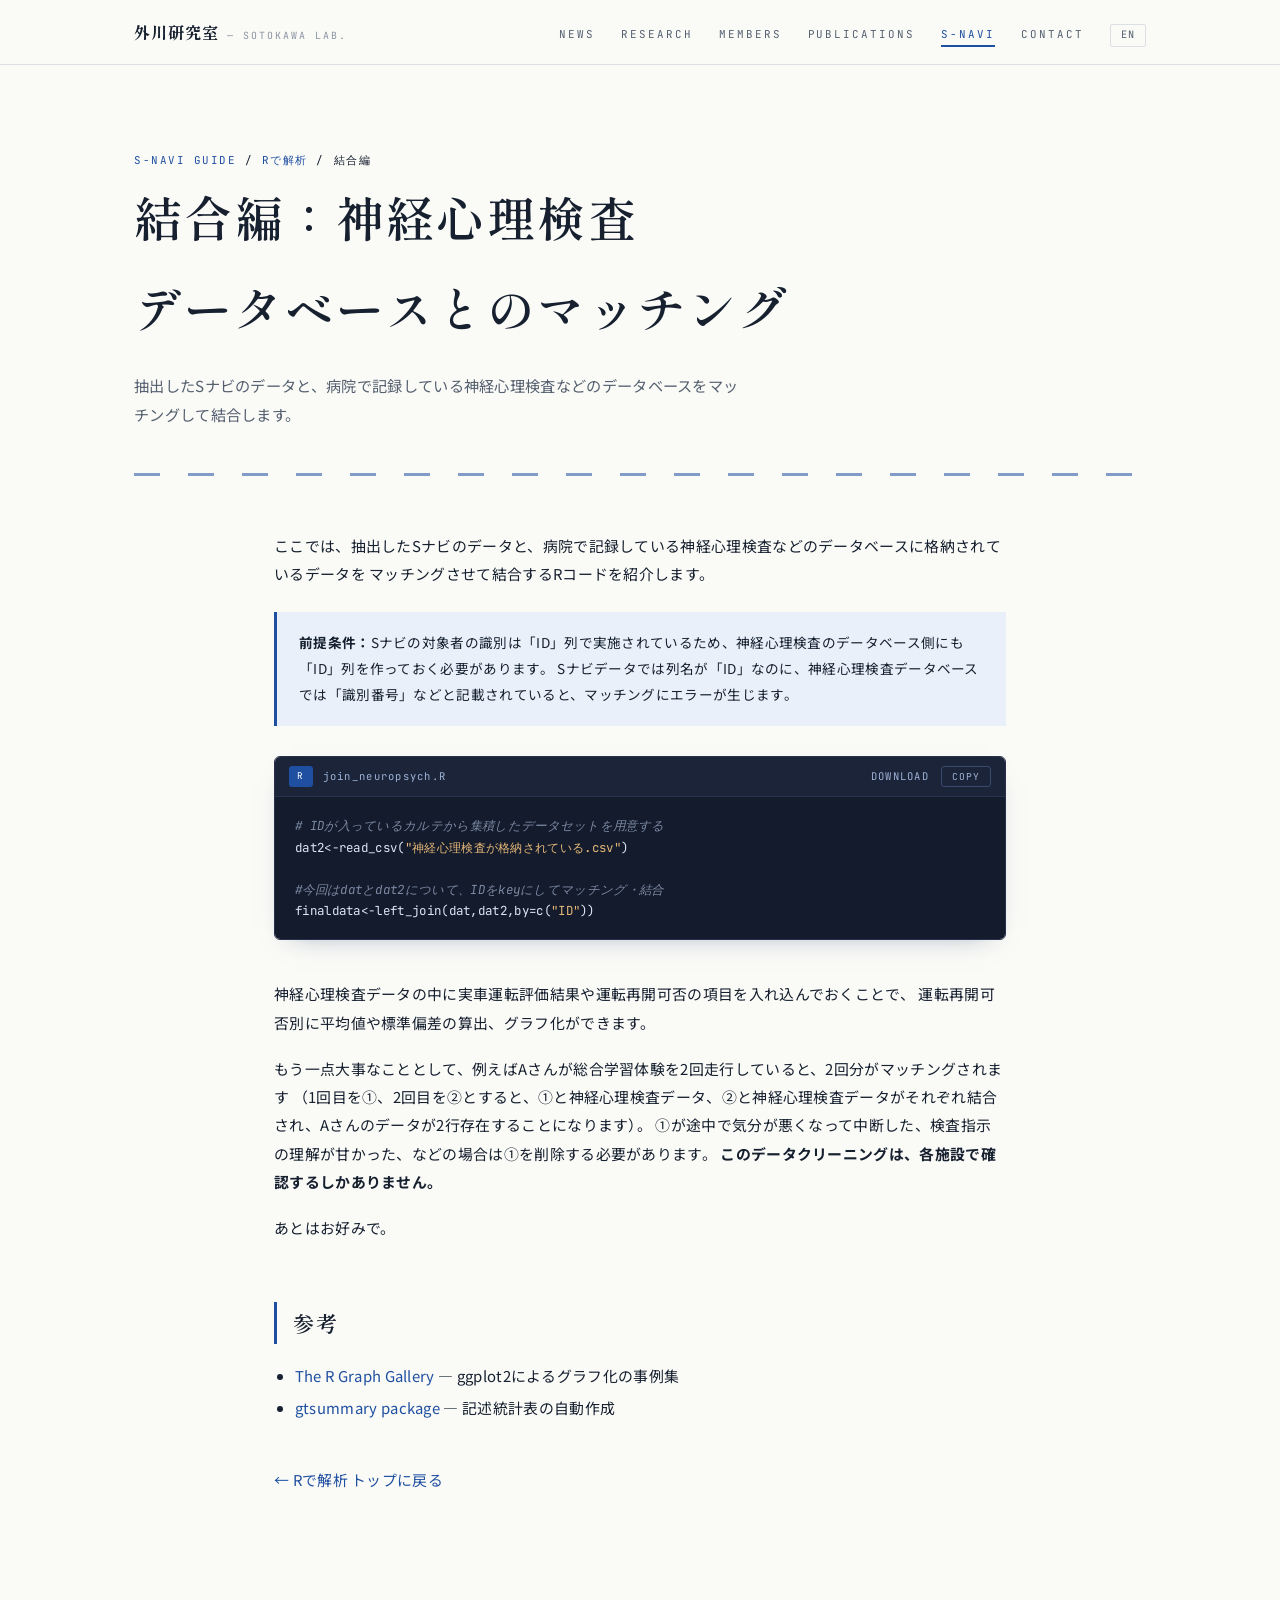
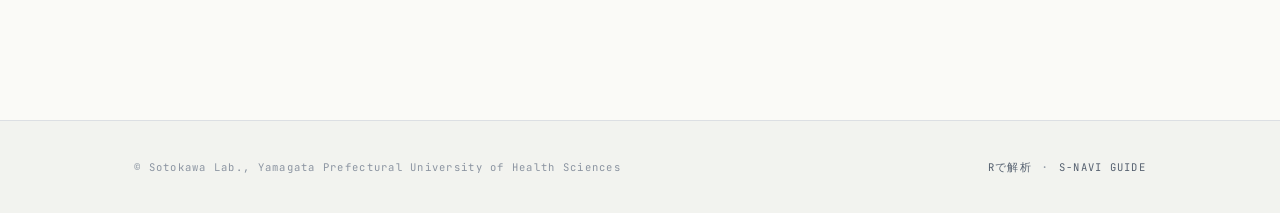
<file: snavi-r-matching.html>
<!DOCTYPE html>
<html lang="ja">
<head>
<meta charset="UTF-8">
<meta name="viewport" content="width=device-width, initial-scale=1.0">
<title>結合編：神経心理検査データベースとのマッチング｜Sナビ活用ガイド｜外川研究室</title>
<meta name="description" content="Sナビのデータと病院の神経心理検査データベースをIDでマッチング・結合するRコード。データクリーニングの注意点も解説。">
<link rel="preconnect" href="https://fonts.googleapis.com">
<link rel="preconnect" href="https://fonts.gstatic.com" crossorigin>
<link href="https://fonts.googleapis.com/css2?family=Shippori+Mincho+B1:wght@400;600;700&family=Noto+Sans+JP:wght@400;500;700&family=JetBrains+Mono:ital,wght@0,400;0,500;1,400&display=swap" rel="stylesheet">
<link rel="icon" href="favicon.svg" type="image/svg+xml">
<link rel="stylesheet" href="css/style.css?v=202607281140">
<!-- Cloudflare Web Analytics --><script type='module' src='https://static.cloudflareinsights.com/beacon.min.js' data-cf-beacon='{"token": "5a925c10706942b486a56f85b7e37d30"}'></script><!-- End Cloudflare Web Analytics -->
</head>
<body>

<nav class="nav">
  <div class="nav-inner">
    <a class="nav-brand" href="index.html"><span data-i18n="ja">外川研究室<span class="brand-en"> — SOTOKAWA LAB.</span></span><span data-i18n="en" hidden>Sotokawa Lab.</span></a>
    <ul class="nav-links">
      <li><a href="index.html#news">News</a></li>
      <li><a href="index.html#research">Research</a></li>
      <li><a href="members.html">Members</a></li>
      <li><a href="publications.html">Publications</a></li>
      <li><a href="snavi.html" class="active">S-Navi</a></li>
      <li><a href="index.html#contact">Contact</a></li>
      <li><button id="lang-toggle" class="lang-toggle" type="button" aria-label="Switch language">EN</button></li>
    </ul>
  </div>
</nav>

<header class="page-head">
  <p class="crumb"><a href="snavi.html">S-Navi Guide</a> / <a href="snavi-r.html">Rで解析</a> / 結合編</p>
  <h1>結合編：神経心理検査<br>データベースとのマッチング</h1>
  <p class="lede">抽出したSナビのデータと、病院で記録している神経心理検査などのデータベースをマッチングして結合します。</p>
  <hr class="road">
</header>

<main class="section article" style="padding-top:56px;">

  <p>
    ここでは、抽出したSナビのデータと、病院で記録している神経心理検査などのデータベースに格納されているデータを
    マッチングさせて結合するRコードを紹介します。
  </p>
  <div class="note">
    <strong>前提条件：</strong>Sナビの対象者の識別は「ID」列で実施されているため、神経心理検査のデータベース側にも「ID」列を作っておく必要があります。
    Sナビデータでは列名が「ID」なのに、神経心理検査データベースでは「識別番号」などと記載されていると、マッチングにエラーが生じます。
  </div>

  <div class="codeblock" data-lang="r">
    <div class="codeblock-head"><span><span class="lang">R</span>join_neuropsych.R</span><span><a href="r/join_neuropsych.R" download>DOWNLOAD</a>　<button class="btn-copy" type="button">COPY</button></span></div>
    <pre><code># IDが入っているカルテから集積したデータセットを用意する
dat2&lt;-read_csv("神経心理検査が格納されている.csv")

#今回はdatとdat2について、IDをkeyにしてマッチング・結合
finaldata&lt;-left_join(dat,dat2,by=c("ID"))</code></pre>
  </div>

  <p>
    神経心理検査データの中に実車運転評価結果や運転再開可否の項目を入れ込んでおくことで、
    運転再開可否別に平均値や標準偏差の算出、グラフ化ができます。
  </p>
  <p>
    もう一点大事なこととして、例えばAさんが総合学習体験を2回走行していると、2回分がマッチングされます
    （1回目を①、2回目を②とすると、①と神経心理検査データ、②と神経心理検査データがそれぞれ結合され、Aさんのデータが2行存在することになります）。
    ①が途中で気分が悪くなって中断した、検査指示の理解が甘かった、などの場合は①を削除する必要があります。
    <strong>このデータクリーニングは、各施設で確認するしかありません。</strong>
  </p>
  <p>あとはお好みで。</p>

  <h2>参考</h2>
  <ul>
    <li><a href="https://r-graph-gallery.com/">The R Graph Gallery</a> — ggplot2によるグラフ化の事例集</li>
    <li><a href="https://www.danieldsjoberg.com/gtsummary/">gtsummary package</a> — 記述統計表の自動作成</li>
  </ul>

  <p style="margin-top:44px;">
    <a href="snavi-r.html">← Rで解析 トップに戻る</a>
  </p>

</main>

<footer class="footer">
  <div class="footer-inner">
    <span>© Sotokawa Lab., Yamagata Prefectural University of Health Sciences</span>
    <span><a href="snavi-r.html">Rで解析</a> ・ <a href="snavi.html">S-NAVI GUIDE</a></span>
  </div>
</footer>

<script src="js/main.js?v=202607281140"></script>
</body>
</html>
</file>
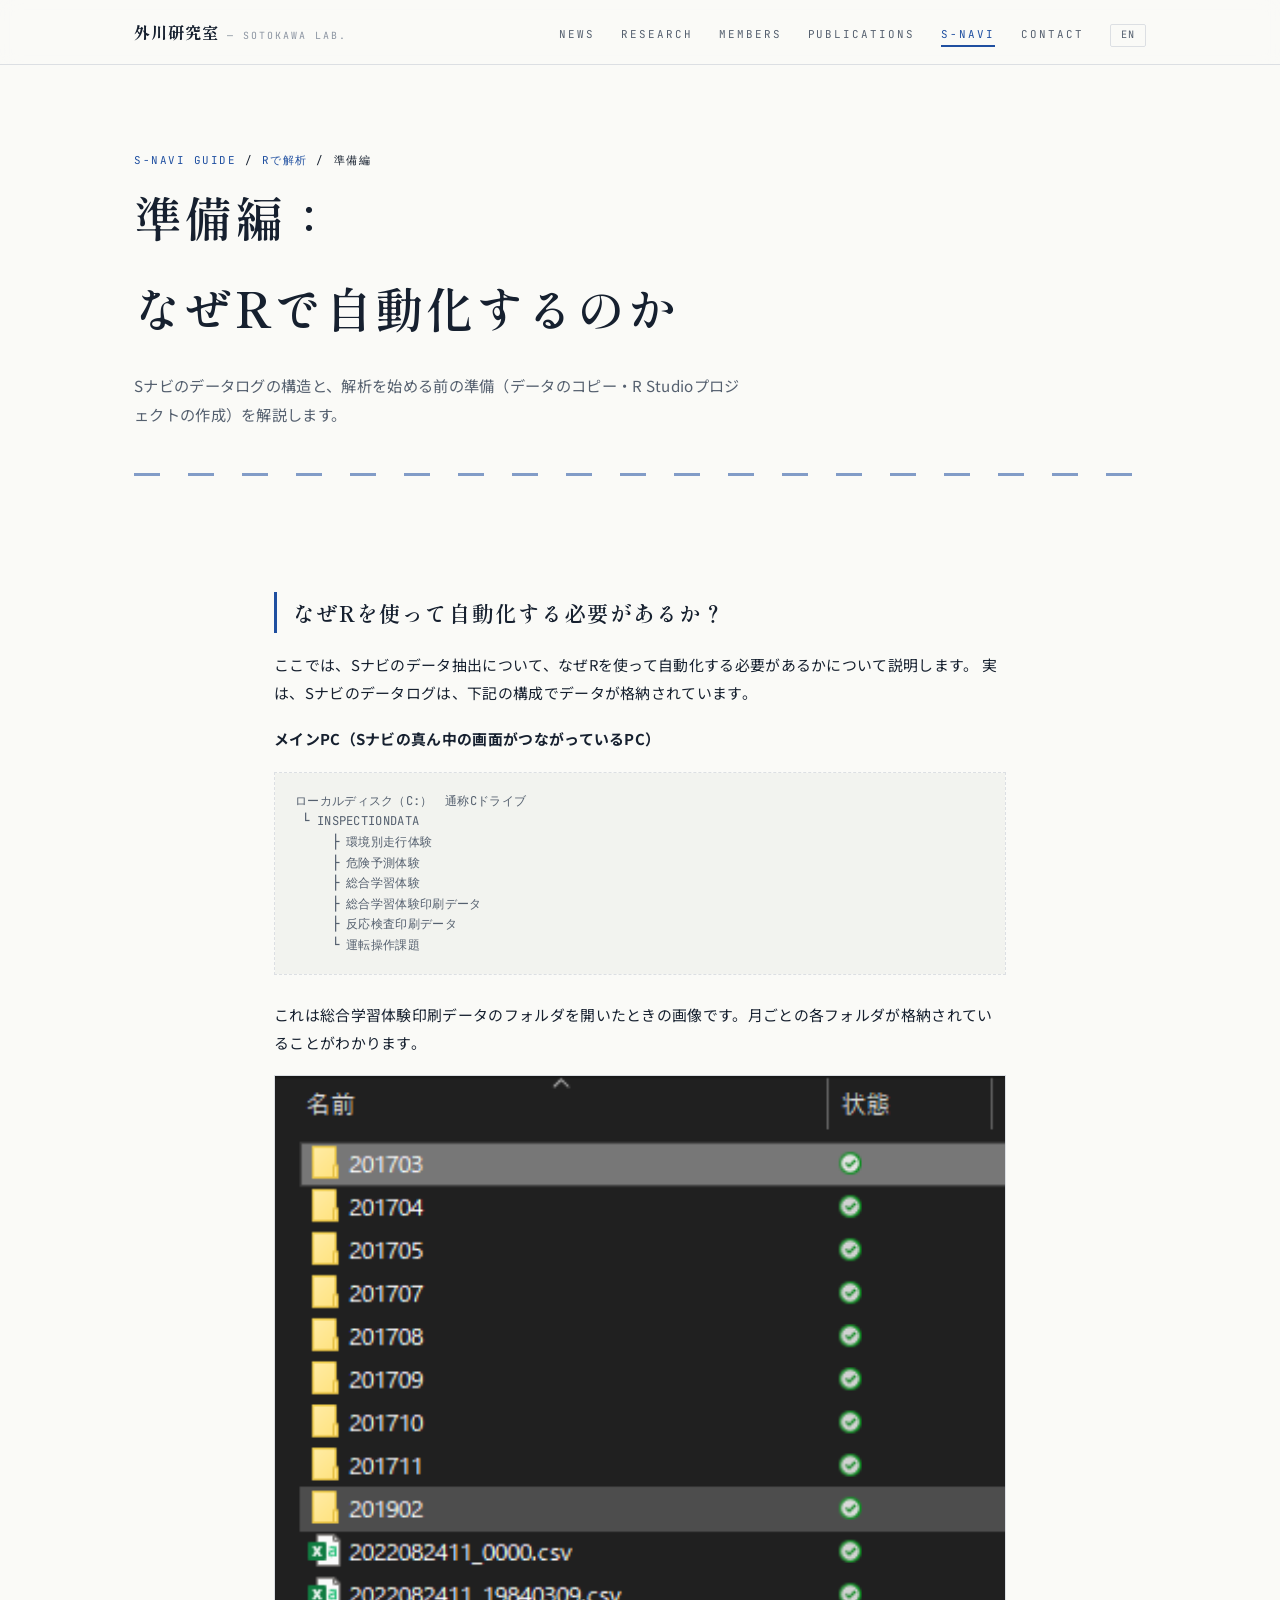
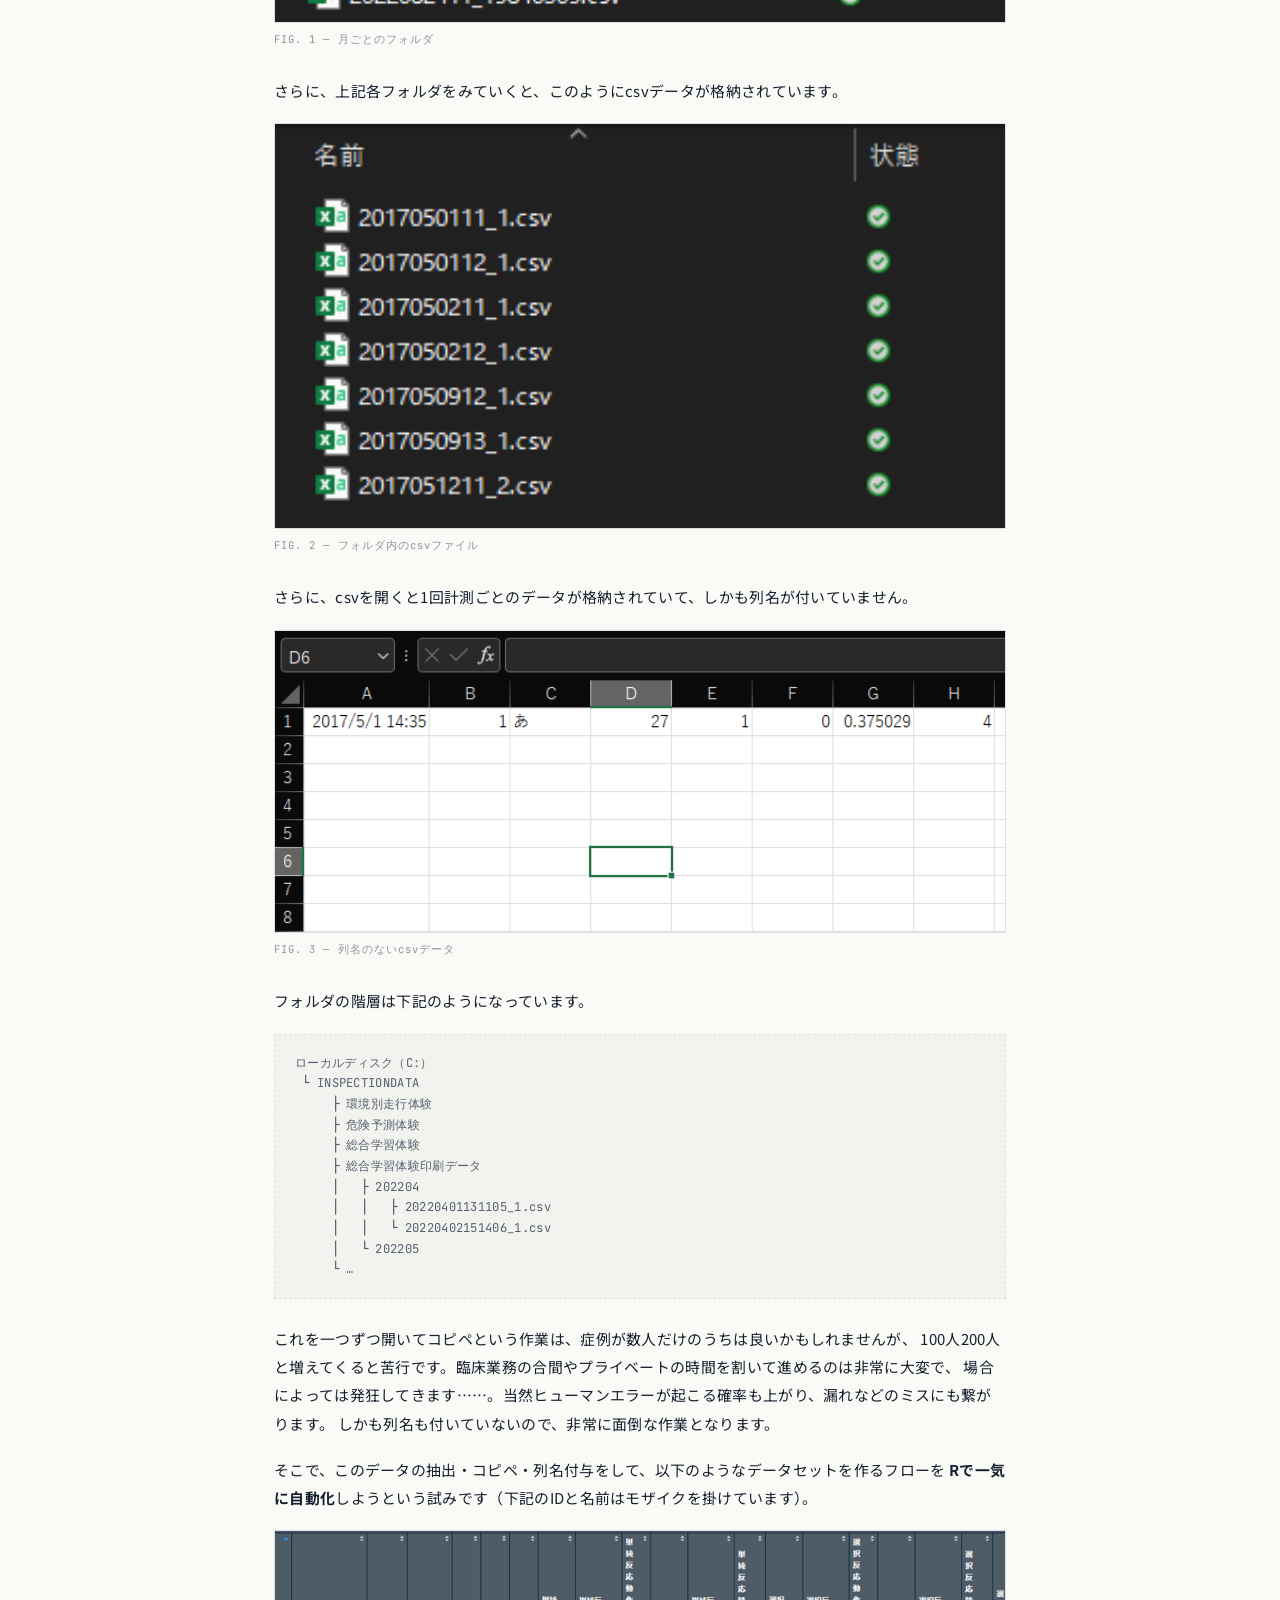
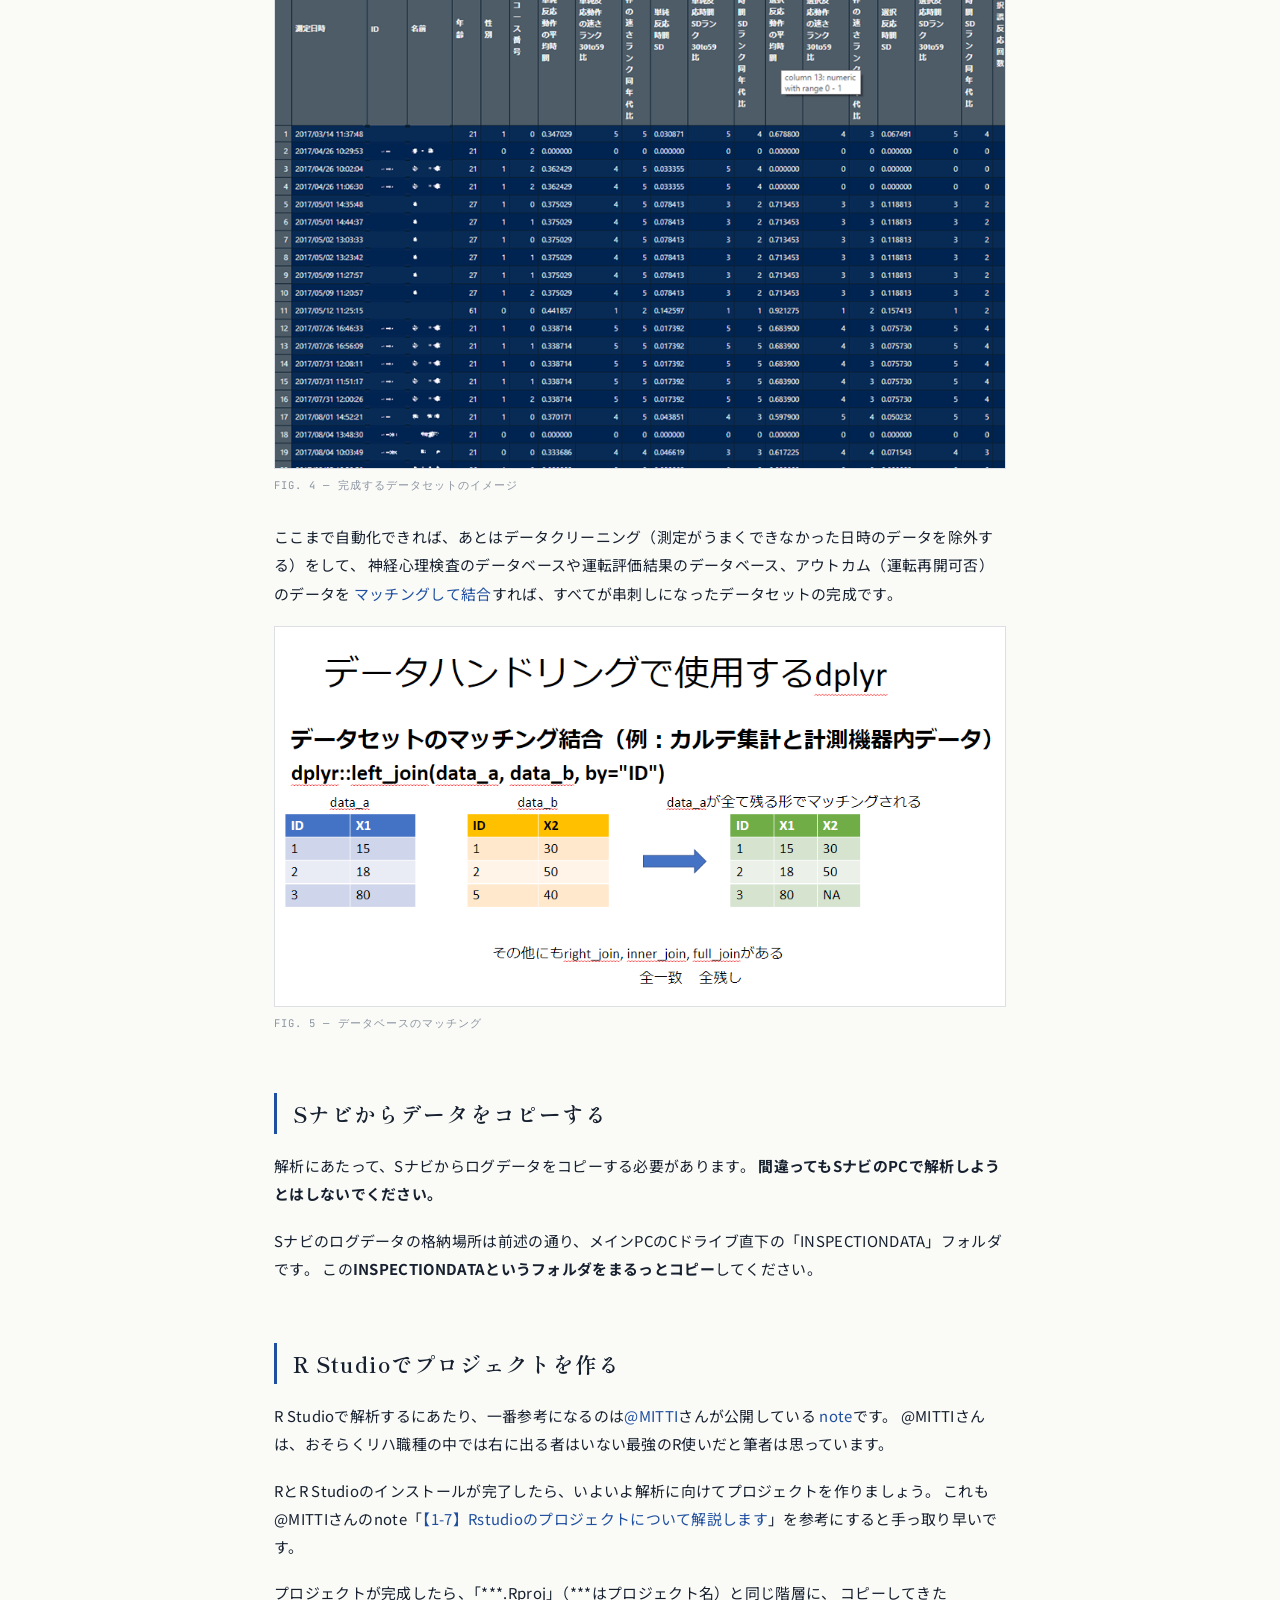
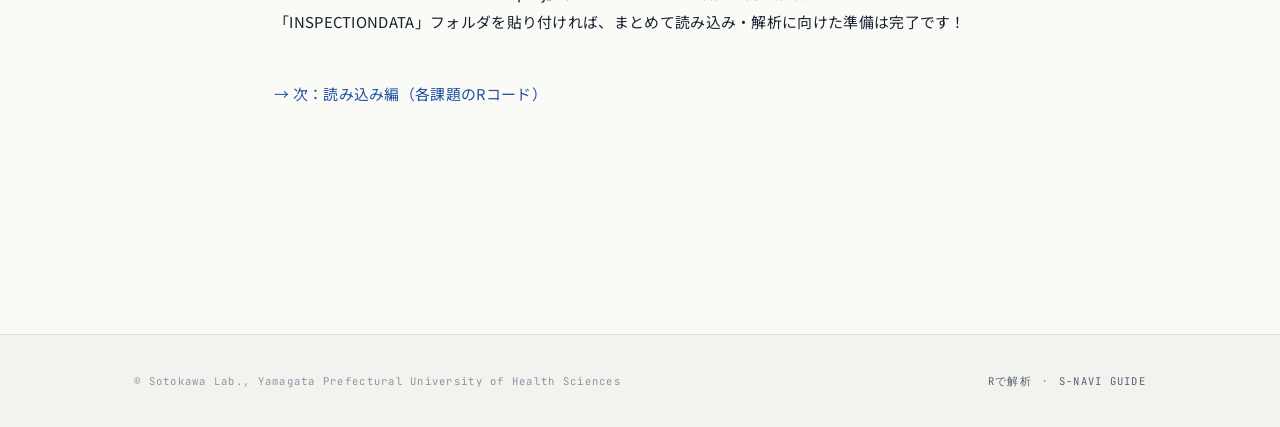
<file: snavi-r-setup.html>
<!DOCTYPE html>
<html lang="ja">
<head>
<meta charset="UTF-8">
<meta name="viewport" content="width=device-width, initial-scale=1.0">
<title>準備編：なぜRで自動化するのか｜Sナビ活用ガイド｜外川研究室</title>
<meta name="description" content="HONDAセーフティナビのデータをRで解析するための準備。データログの構造、データのコピー方法、R Studioプロジェクトの作成。">
<link rel="preconnect" href="https://fonts.googleapis.com">
<link rel="preconnect" href="https://fonts.gstatic.com" crossorigin>
<link href="https://fonts.googleapis.com/css2?family=Shippori+Mincho+B1:wght@400;600;700&family=Noto+Sans+JP:wght@400;500;700&family=JetBrains+Mono:ital,wght@0,400;0,500;1,400&display=swap" rel="stylesheet">
<link rel="icon" href="favicon.svg" type="image/svg+xml">
<link rel="stylesheet" href="css/style.css?v=202607281140">
<!-- Cloudflare Web Analytics --><script type='module' src='https://static.cloudflareinsights.com/beacon.min.js' data-cf-beacon='{"token": "5a925c10706942b486a56f85b7e37d30"}'></script><!-- End Cloudflare Web Analytics -->
</head>
<body>

<nav class="nav">
  <div class="nav-inner">
    <a class="nav-brand" href="index.html"><span data-i18n="ja">外川研究室<span class="brand-en"> — SOTOKAWA LAB.</span></span><span data-i18n="en" hidden>Sotokawa Lab.</span></a>
    <ul class="nav-links">
      <li><a href="index.html#news">News</a></li>
      <li><a href="index.html#research">Research</a></li>
      <li><a href="members.html">Members</a></li>
      <li><a href="publications.html">Publications</a></li>
      <li><a href="snavi.html" class="active">S-Navi</a></li>
      <li><a href="index.html#contact">Contact</a></li>
      <li><button id="lang-toggle" class="lang-toggle" type="button" aria-label="Switch language">EN</button></li>
    </ul>
  </div>
</nav>

<header class="page-head">
  <p class="crumb"><a href="snavi.html">S-Navi Guide</a> / <a href="snavi-r.html">Rで解析</a> / 準備編</p>
  <h1>準備編：<br>なぜRで自動化するのか</h1>
  <p class="lede">Sナビのデータログの構造と、解析を始める前の準備（データのコピー・R Studioプロジェクトの作成）を解説します。</p>
  <hr class="road">
</header>

<main class="section article" style="padding-top:56px;">

  <h2>なぜRを使って自動化する必要があるか？</h2>
  <p>
    ここでは、Sナビのデータ抽出について、なぜRを使って自動化する必要があるかについて説明します。
    実は、Sナビのデータログは、下記の構成でデータが格納されています。
  </p>
  <p><strong>メインPC（Sナビの真ん中の画面がつながっているPC）</strong></p>
  <div class="codeblock plain"><pre><code>ローカルディスク（C:）　通称Cドライブ
 └ INSPECTIONDATA
     ├ 環境別走行体験
     ├ 危険予測体験
     ├ 総合学習体験
     ├ 総合学習体験印刷データ
     ├ 反応検査印刷データ
     └ 運転操作課題</code></pre></div>

  <p>これは総合学習体験印刷データのフォルダを開いたときの画像です。月ごとの各フォルダが格納されていることがわかります。</p>
  <img src="img/r-why-01.png" alt="総合学習体験印刷データのフォルダ内に月別フォルダが並ぶ様子" loading="lazy">
  <p class="caption">FIG. 1 — 月ごとのフォルダ</p>

  <p>さらに、上記各フォルダをみていくと、このようにcsvデータが格納されています。</p>
  <img src="img/r-why-02.png" alt="月別フォルダ内のcsvファイル" loading="lazy">
  <p class="caption">FIG. 2 — フォルダ内のcsvファイル</p>

  <p>さらに、csvを開くと1回計測ごとのデータが格納されていて、しかも列名が付いていません。</p>
  <img src="img/r-why-03.png" alt="列名のないcsvデータの中身" loading="lazy">
  <p class="caption">FIG. 3 — 列名のないcsvデータ</p>

  <p>フォルダの階層は下記のようになっています。</p>
  <div class="codeblock plain"><pre><code>ローカルディスク（C:）
 └ INSPECTIONDATA
     ├ 環境別走行体験
     ├ 危険予測体験
     ├ 総合学習体験
     ├ 総合学習体験印刷データ
     │   ├ 202204
     │   │   ├ 20220401131105_1.csv
     │   │   └ 20220402151406_1.csv
     │   └ 202205
     └ …</code></pre></div>

  <p>
    これを一つずつ開いてコピペという作業は、症例が数人だけのうちは良いかもしれませんが、
    100人200人と増えてくると苦行です。臨床業務の合間やプライベートの時間を割いて進めるのは非常に大変で、
    場合によっては発狂してきます……。当然ヒューマンエラーが起こる確率も上がり、漏れなどのミスにも繋がります。
    しかも列名も付いていないので、非常に面倒な作業となります。
  </p>
  <p>
    そこで、このデータの抽出・コピペ・列名付与をして、以下のようなデータセットを作るフローを
    <strong>Rで一気に自動化</strong>しようという試みです（下記のIDと名前はモザイクを掛けています）。
  </p>
  <img src="img/r-why-04.png" alt="自動生成されたデータセットの例" loading="lazy">
  <p class="caption">FIG. 4 — 完成するデータセットのイメージ</p>

  <p>
    ここまで自動化できれば、あとはデータクリーニング（測定がうまくできなかった日時のデータを除外する）をして、
    神経心理検査のデータベースや運転評価結果のデータベース、アウトカム（運転再開可否）のデータを
    <a href="snavi-r-matching.html">マッチングして結合</a>すれば、すべてが串刺しになったデータセットの完成です。
  </p>
  <img src="img/r-why-05.png" alt="各データベースをIDでマッチングする流れ" loading="lazy">
  <p class="caption">FIG. 5 — データベースのマッチング</p>

  <h2>Sナビからデータをコピーする</h2>
  <p>
    解析にあたって、Sナビからログデータをコピーする必要があります。
    <strong>間違ってもSナビのPCで解析しようとはしないでください。</strong>
  </p>
  <p>
    Sナビのログデータの格納場所は前述の通り、メインPCのCドライブ直下の「INSPECTIONDATA」フォルダです。
    この<strong>INSPECTIONDATAというフォルダをまるっとコピー</strong>してください。
  </p>

  <h2>R Studioでプロジェクトを作る</h2>
  <p>
    R Studioで解析するにあたり、一番参考になるのは<a href="https://twitter.com/MITTI12101">@MITTI</a>さんが公開している
    <a href="https://note.com/mitti1210/m/m8e2f02aada35">note</a>です。
    @MITTIさんは、おそらくリハ職種の中では右に出る者はいない最強のR使いだと筆者は思っています。
  </p>
  <p>
    RとR Studioのインストールが完了したら、いよいよ解析に向けてプロジェクトを作りましょう。
    これも@MITTIさんのnote「<a href="https://note.com/mitti1210/n/nc4166e4d1cf1?magazine_key=m8e2f02aada35">【1-7】Rstudioのプロジェクトについて解説します</a>」を参考にすると手っ取り早いです。
  </p>
  <p>
    プロジェクトが完成したら、「***.Rproj」（***はプロジェクト名）と同じ階層に、
    コピーしてきた「INSPECTIONDATA」フォルダを貼り付ければ、まとめて読み込み・解析に向けた準備は完了です！
  </p>

  <p style="margin-top:44px;">
    <a href="snavi-r-import.html">→ 次：読み込み編（各課題のRコード）</a>
  </p>

</main>

<footer class="footer">
  <div class="footer-inner">
    <span>© Sotokawa Lab., Yamagata Prefectural University of Health Sciences</span>
    <span><a href="snavi-r.html">Rで解析</a> ・ <a href="snavi.html">S-NAVI GUIDE</a></span>
  </div>
</footer>

<script src="js/main.js?v=202607281140"></script>
</body>
</html>
</file>
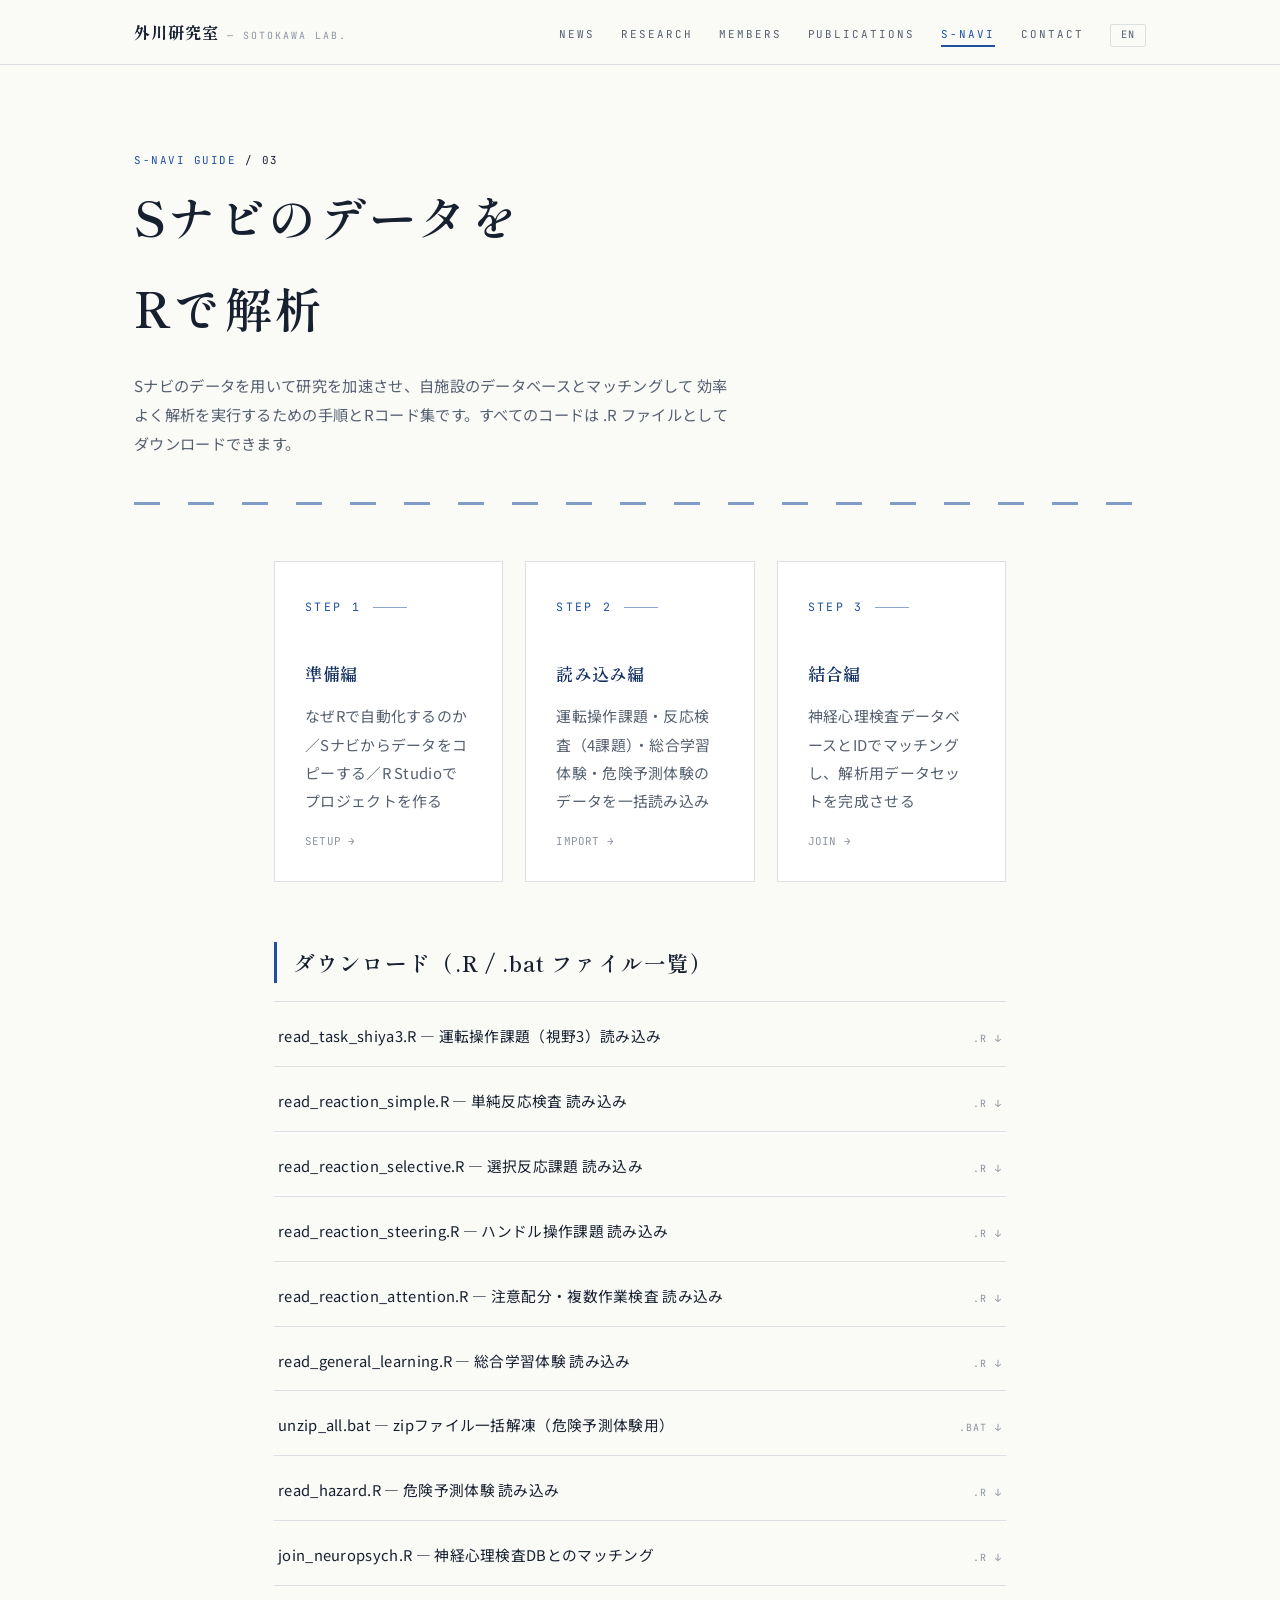
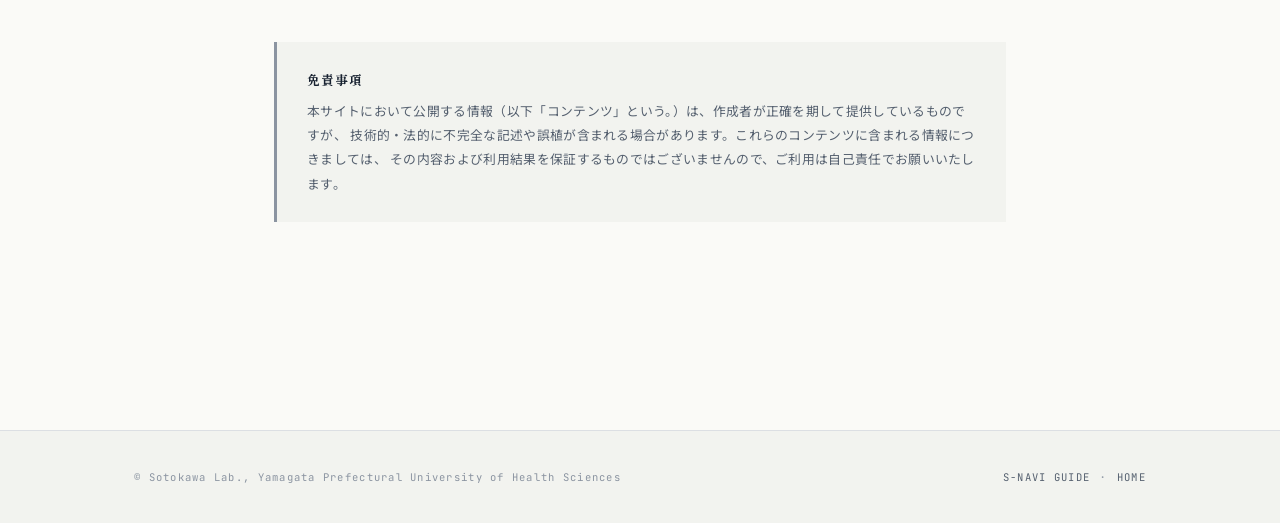
<file: snavi-r.html>
<!DOCTYPE html>
<html lang="ja">
<head>
<meta charset="UTF-8">
<meta name="viewport" content="width=device-width, initial-scale=1.0">
<title>SナビのデータをRで解析｜Sナビ活用ガイド｜外川研究室</title>
<meta name="description" content="HONDAセーフティナビのデータをRで解析するための手順とコード集。データの読み込みから神経心理検査データベースとのマッチングまで。ダウンロード可能な.Rファイル付き。">
<link rel="preconnect" href="https://fonts.googleapis.com">
<link rel="preconnect" href="https://fonts.gstatic.com" crossorigin>
<link href="https://fonts.googleapis.com/css2?family=Shippori+Mincho+B1:wght@400;600;700&family=Noto+Sans+JP:wght@400;500;700&family=JetBrains+Mono:ital,wght@0,400;0,500;1,400&display=swap" rel="stylesheet">
<link rel="icon" href="favicon.svg" type="image/svg+xml">
<link rel="stylesheet" href="css/style.css?v=202607281140">
<!-- Cloudflare Web Analytics --><script type='module' src='https://static.cloudflareinsights.com/beacon.min.js' data-cf-beacon='{"token": "5a925c10706942b486a56f85b7e37d30"}'></script><!-- End Cloudflare Web Analytics -->
</head>
<body>

<nav class="nav">
  <div class="nav-inner">
    <a class="nav-brand" href="index.html"><span data-i18n="ja">外川研究室<span class="brand-en"> — SOTOKAWA LAB.</span></span><span data-i18n="en" hidden>Sotokawa Lab.</span></a>
    <ul class="nav-links">
      <li><a href="index.html#news">News</a></li>
      <li><a href="index.html#research">Research</a></li>
      <li><a href="members.html">Members</a></li>
      <li><a href="publications.html">Publications</a></li>
      <li><a href="snavi.html" class="active">S-Navi</a></li>
      <li><a href="index.html#contact">Contact</a></li>
      <li><button id="lang-toggle" class="lang-toggle" type="button" aria-label="Switch language">EN</button></li>
    </ul>
  </div>
</nav>

<header class="page-head">
  <p class="crumb"><a href="snavi.html">S-Navi Guide</a> / 03</p>
  <h1>Sナビのデータを<br>Rで解析</h1>
  <p class="lede">
    Sナビのデータを用いて研究を加速させ、自施設のデータベースとマッチングして
    効率よく解析を実行するための手順とRコード集です。すべてのコードは .R ファイルとしてダウンロードできます。
  </p>
  <hr class="road">
</header>

<main class="section article" style="padding-top:56px;">

  <div class="guide-cards" style="max-width:none;">
    <a class="topic reveal" href="snavi-r-setup.html" style="display:block;color:inherit;text-decoration:none;">
      <span class="topic-no">STEP 1</span>
      <h3>準備編</h3>
      <p>なぜRで自動化するのか／Sナビからデータをコピーする／R Studioでプロジェクトを作る</p>
      <span class="en">SETUP →</span>
    </a>
    <a class="topic reveal" href="snavi-r-import.html" style="display:block;color:inherit;text-decoration:none;">
      <span class="topic-no">STEP 2</span>
      <h3>読み込み編</h3>
      <p>運転操作課題・反応検査（4課題）・総合学習体験・危険予測体験のデータを一括読み込み</p>
      <span class="en">IMPORT →</span>
    </a>
    <a class="topic reveal" href="snavi-r-matching.html" style="display:block;color:inherit;text-decoration:none;">
      <span class="topic-no">STEP 3</span>
      <h3>結合編</h3>
      <p>神経心理検査データベースとIDでマッチングし、解析用データセットを完成させる</p>
      <span class="en">JOIN →</span>
    </a>
  </div>

  <h2>ダウンロード（.R / .bat ファイル一覧）</h2>
  <ol class="guide-toc" style="list-style:none;max-width:none;">
    <li><a href="r/read_task_shiya3.R" download><span>read_task_shiya3.R — 運転操作課題（視野3）読み込み</span><span class="where">.R ↓</span></a></li>
    <li><a href="r/read_reaction_simple.R" download><span>read_reaction_simple.R — 単純反応検査 読み込み</span><span class="where">.R ↓</span></a></li>
    <li><a href="r/read_reaction_selective.R" download><span>read_reaction_selective.R — 選択反応課題 読み込み</span><span class="where">.R ↓</span></a></li>
    <li><a href="r/read_reaction_steering.R" download><span>read_reaction_steering.R — ハンドル操作課題 読み込み</span><span class="where">.R ↓</span></a></li>
    <li><a href="r/read_reaction_attention.R" download><span>read_reaction_attention.R — 注意配分・複数作業検査 読み込み</span><span class="where">.R ↓</span></a></li>
    <li><a href="r/read_general_learning.R" download><span>read_general_learning.R — 総合学習体験 読み込み</span><span class="where">.R ↓</span></a></li>
    <li><a href="r/unzip_all.bat" download><span>unzip_all.bat — zipファイル一括解凍（危険予測体験用）</span><span class="where">.BAT ↓</span></a></li>
    <li><a href="r/read_hazard.R" download><span>read_hazard.R — 危険予測体験 読み込み</span><span class="where">.R ↓</span></a></li>
    <li><a href="r/join_neuropsych.R" download><span>join_neuropsych.R — 神経心理検査DBとのマッチング</span><span class="where">.R ↓</span></a></li>
  </ol>

  <div class="disclaimer">
    <strong>免責事項</strong>
    本サイトにおいて公開する情報（以下「コンテンツ」という。）は、作成者が正確を期して提供しているものですが、
    技術的・法的に不完全な記述や誤植が含まれる場合があります。これらのコンテンツに含まれる情報につきましては、
    その内容および利用結果を保証するものではございませんので、ご利用は自己責任でお願いいたします。
  </div>

</main>

<footer class="footer">
  <div class="footer-inner">
    <span>© Sotokawa Lab., Yamagata Prefectural University of Health Sciences</span>
    <span><a href="snavi.html">S-NAVI GUIDE</a> ・ <a href="index.html">HOME</a></span>
  </div>
</footer>

<script src="js/main.js?v=202607281140"></script>
</body>
</html>
</file>
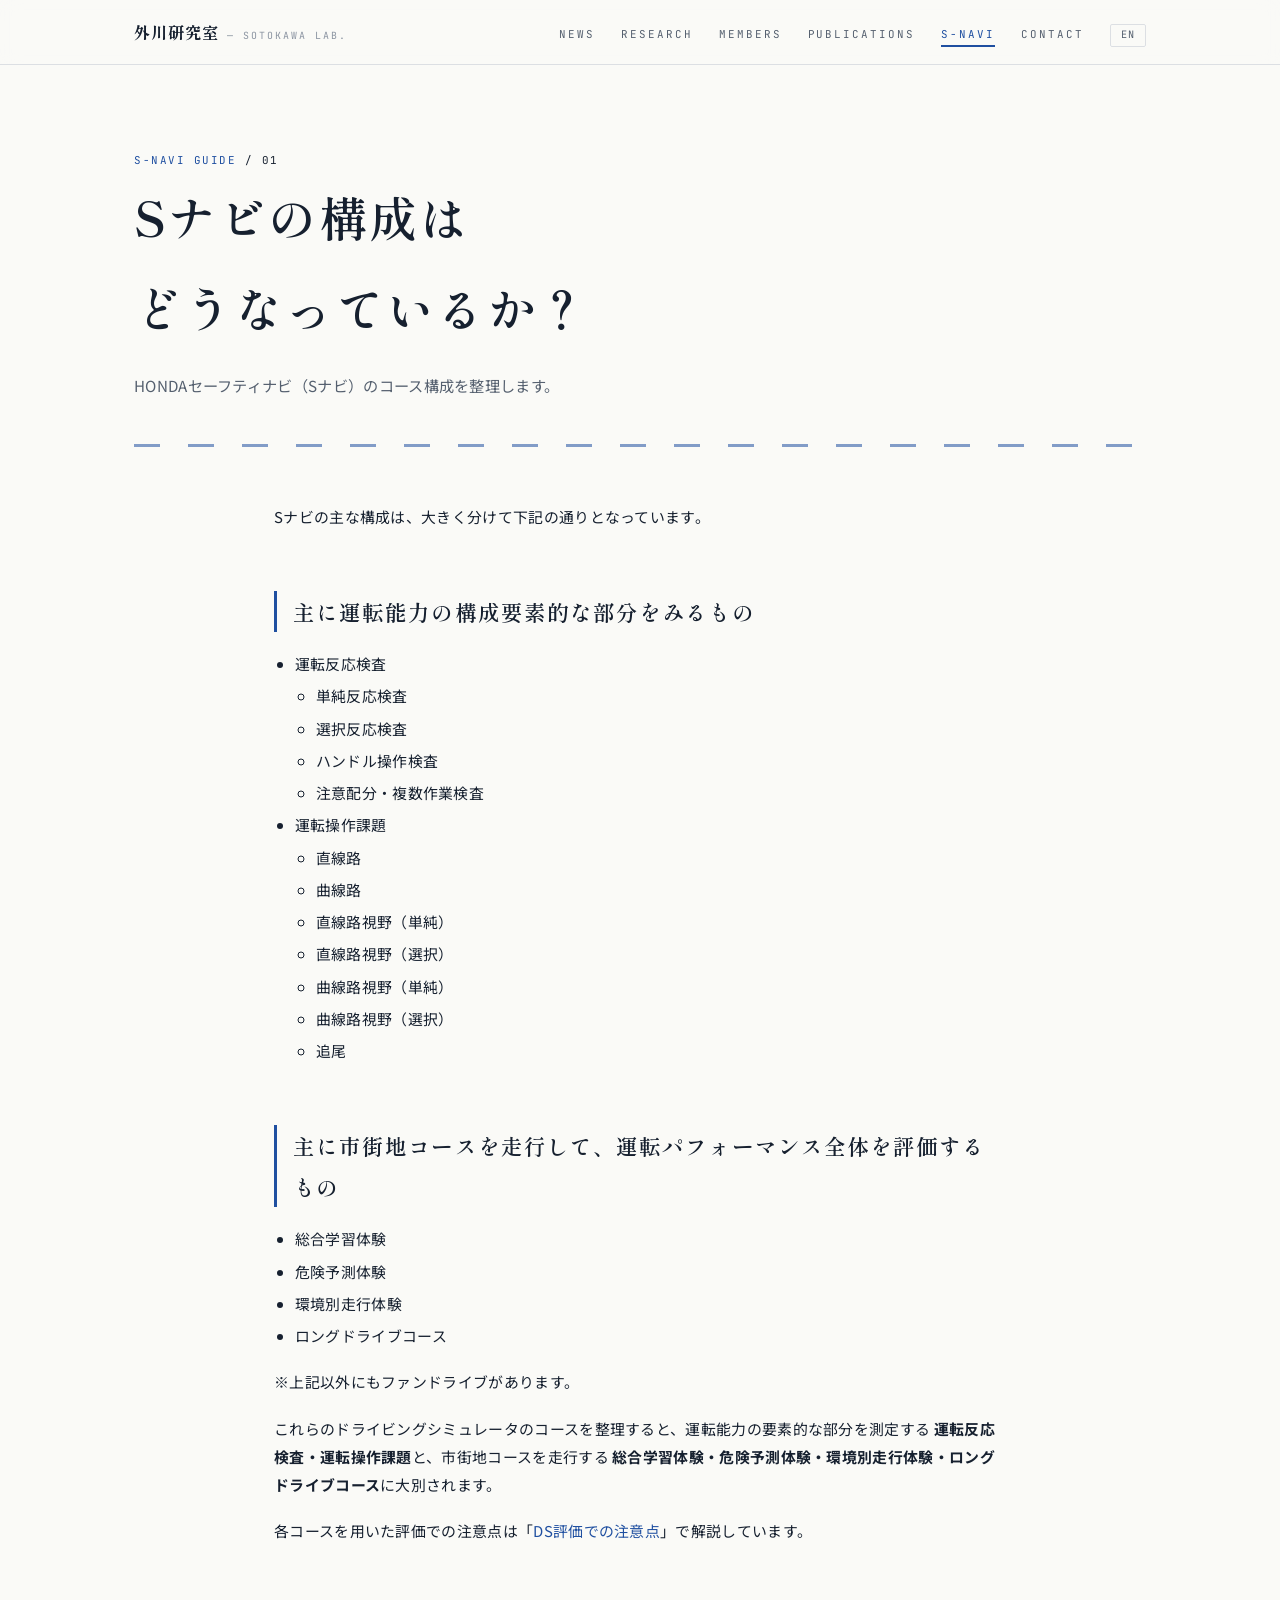
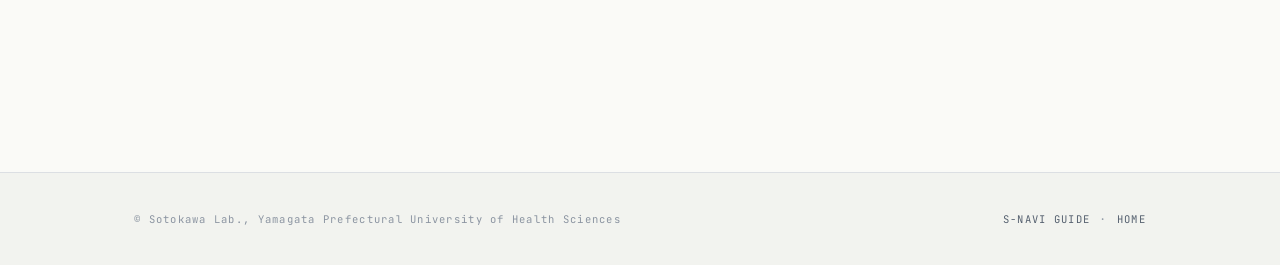
<file: snavi-structure.html>
<!DOCTYPE html>
<html lang="ja">
<head>
<meta charset="UTF-8">
<meta name="viewport" content="width=device-width, initial-scale=1.0">
<title>Sナビの構成はどうなっているか？｜Sナビ活用ガイド｜外川研究室</title>
<meta name="description" content="HONDAセーフティナビ（Sナビ）のコース構成の解説。運転反応検査・運転操作課題・市街地走行コースの分類。">
<link rel="preconnect" href="https://fonts.googleapis.com">
<link rel="preconnect" href="https://fonts.gstatic.com" crossorigin>
<link href="https://fonts.googleapis.com/css2?family=Shippori+Mincho+B1:wght@400;600;700&family=Noto+Sans+JP:wght@400;500;700&family=JetBrains+Mono:ital,wght@0,400;0,500;1,400&display=swap" rel="stylesheet">
<link rel="icon" href="favicon.svg" type="image/svg+xml">
<link rel="stylesheet" href="css/style.css?v=202607281140">
<!-- Cloudflare Web Analytics --><script type='module' src='https://static.cloudflareinsights.com/beacon.min.js' data-cf-beacon='{"token": "5a925c10706942b486a56f85b7e37d30"}'></script><!-- End Cloudflare Web Analytics -->
</head>
<body>

<nav class="nav">
  <div class="nav-inner">
    <a class="nav-brand" href="index.html"><span data-i18n="ja">外川研究室<span class="brand-en"> — SOTOKAWA LAB.</span></span><span data-i18n="en" hidden>Sotokawa Lab.</span></a>
    <ul class="nav-links">
      <li><a href="index.html#news">News</a></li>
      <li><a href="index.html#research">Research</a></li>
      <li><a href="members.html">Members</a></li>
      <li><a href="publications.html">Publications</a></li>
      <li><a href="snavi.html" class="active">S-Navi</a></li>
      <li><a href="index.html#contact">Contact</a></li>
      <li><button id="lang-toggle" class="lang-toggle" type="button" aria-label="Switch language">EN</button></li>
    </ul>
  </div>
</nav>

<header class="page-head">
  <p class="crumb"><a href="snavi.html">S-Navi Guide</a> / 01</p>
  <h1>Sナビの構成は<br>どうなっているか？</h1>
  <p class="lede">HONDAセーフティナビ（Sナビ）のコース構成を整理します。</p>
  <hr class="road">
</header>

<main class="section article" style="padding-top:56px;">

  <p>Sナビの主な構成は、大きく分けて下記の通りとなっています。</p>

  <h2>主に運転能力の構成要素的な部分をみるもの</h2>
  <ul>
    <li>運転反応検査
      <ul>
        <li>単純反応検査</li>
        <li>選択反応検査</li>
        <li>ハンドル操作検査</li>
        <li>注意配分・複数作業検査</li>
      </ul>
    </li>
    <li>運転操作課題
      <ul>
        <li>直線路</li>
        <li>曲線路</li>
        <li>直線路視野（単純）</li>
        <li>直線路視野（選択）</li>
        <li>曲線路視野（単純）</li>
        <li>曲線路視野（選択）</li>
        <li>追尾</li>
      </ul>
    </li>
  </ul>

  <h2>主に市街地コースを走行して、運転パフォーマンス全体を評価するもの</h2>
  <ul>
    <li>総合学習体験</li>
    <li>危険予測体験</li>
    <li>環境別走行体験</li>
    <li>ロングドライブコース</li>
  </ul>
  <p>※上記以外にもファンドライブがあります。</p>

  <p>
    これらのドライビングシミュレータのコースを整理すると、運転能力の要素的な部分を測定する
    <strong>運転反応検査・運転操作課題</strong>と、市街地コースを走行する
    <strong>総合学習体験・危険予測体験・環境別走行体験・ロングドライブコース</strong>に大別されます。
  </p>
  <p>
    各コースを用いた評価での注意点は「<a href="snavi-assessment.html">DS評価での注意点</a>」で解説しています。
  </p>

</main>

<footer class="footer">
  <div class="footer-inner">
    <span>© Sotokawa Lab., Yamagata Prefectural University of Health Sciences</span>
    <span><a href="snavi.html">S-NAVI GUIDE</a> ・ <a href="index.html">HOME</a></span>
  </div>
</footer>

<script src="js/main.js?v=202607281140"></script>
</body>
</html>
</file>
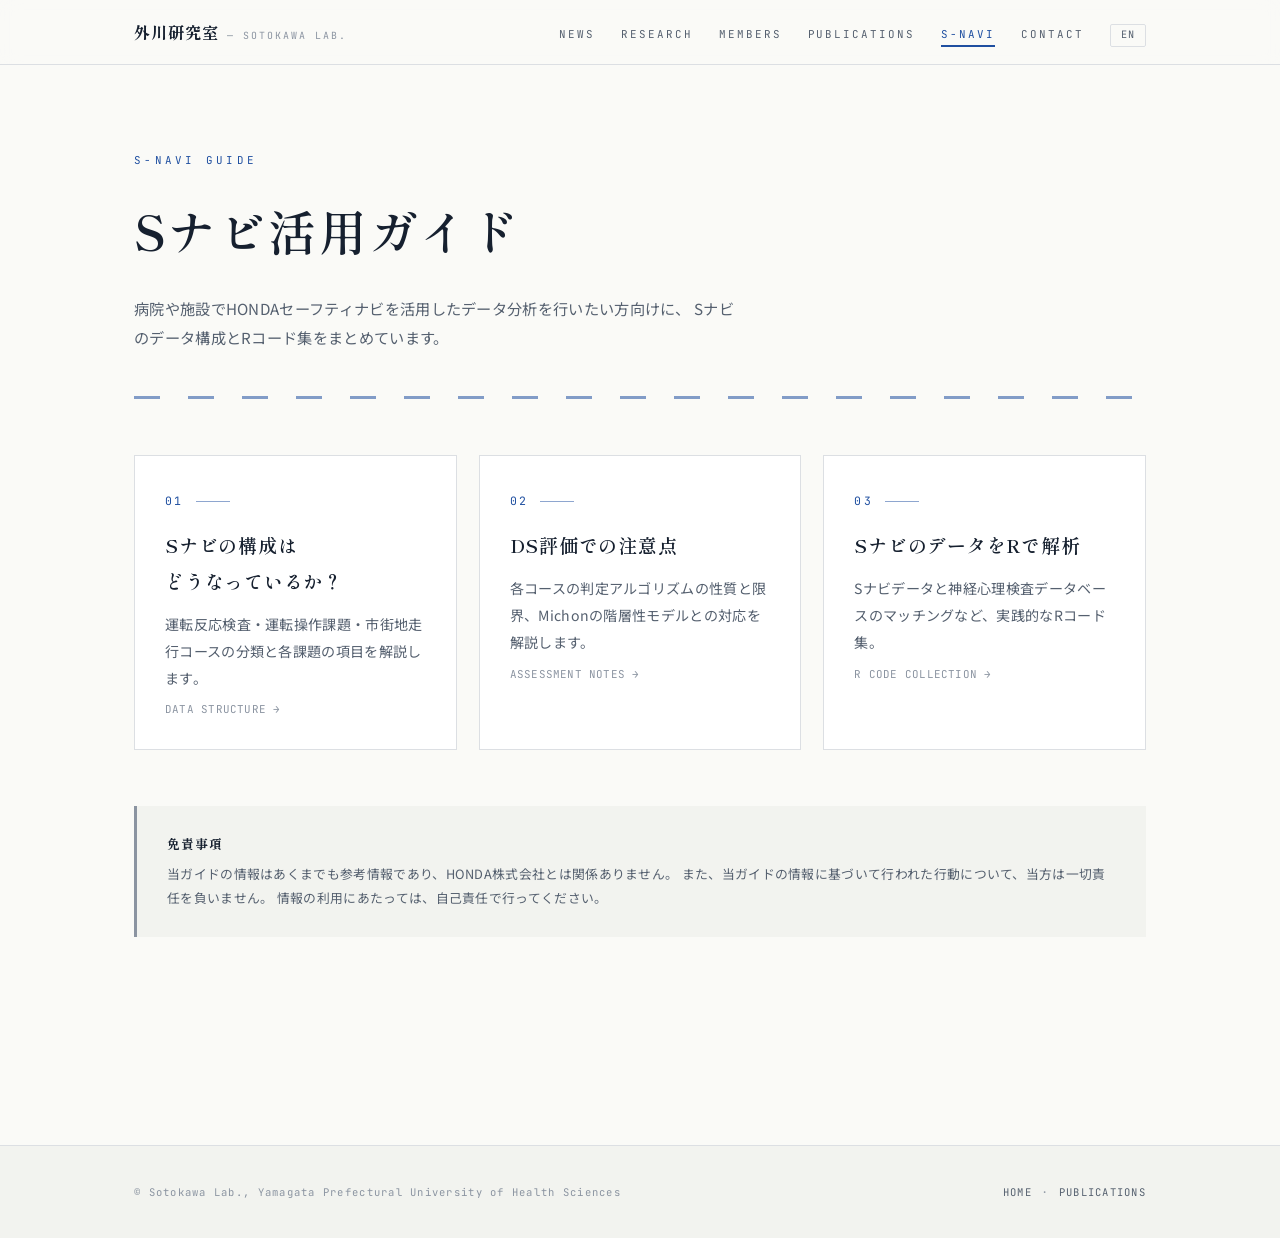
<file: snavi.html>
<!DOCTYPE html>
<html lang="ja">
<head>
<meta charset="UTF-8">
<meta name="viewport" content="width=device-width, initial-scale=1.0">
<title>Sナビ活用ガイド｜外川研究室 Sotokawa Lab.</title>
<meta name="description" content="HONDAセーフティナビのデータ構成とRコード集。病院・施設でのデータ分析のためのガイド。">
<link rel="preconnect" href="https://fonts.googleapis.com">
<link rel="preconnect" href="https://fonts.gstatic.com" crossorigin>
<link href="https://fonts.googleapis.com/css2?family=Shippori+Mincho+B1:wght@400;600;700&family=Noto+Sans+JP:wght@400;500;700&family=JetBrains+Mono:ital,wght@0,400;0,500;1,400&display=swap" rel="stylesheet">
<link rel="icon" href="favicon.svg" type="image/svg+xml">
<link rel="stylesheet" href="css/style.css?v=202607281140">
<!-- Cloudflare Web Analytics --><script type='module' src='https://static.cloudflareinsights.com/beacon.min.js' data-cf-beacon='{"token": "5a925c10706942b486a56f85b7e37d30"}'></script><!-- End Cloudflare Web Analytics -->
</head>
<body>

<nav class="nav">
  <div class="nav-inner">
    <a class="nav-brand" href="index.html"><span data-i18n="ja">外川研究室<span class="brand-en"> — SOTOKAWA LAB.</span></span><span data-i18n="en" hidden>Sotokawa Lab.</span></a>
    <ul class="nav-links">
      <li><a href="index.html#news">News</a></li>
      <li><a href="index.html#research">Research</a></li>
      <li><a href="members.html">Members</a></li>
      <li><a href="publications.html">Publications</a></li>
      <li><a href="snavi.html" class="active">S-Navi</a></li>
      <li><a href="index.html#contact">Contact</a></li>
      <li><button id="lang-toggle" class="lang-toggle" type="button" aria-label="Switch language">EN</button></li>
    </ul>
  </div>
</nav>

<header class="page-head">
  <span class="sec-label">S-Navi Guide</span>
  <h1>Sナビ活用ガイド</h1>
  <p class="lede">
    病院や施設でHONDAセーフティナビを活用したデータ分析を行いたい方向けに、
    Sナビのデータ構成とRコード集をまとめています。
  </p>
  <hr class="road">
</header>

<main class="section" style="padding-top:56px;">

  <div class="guide-cards">
    <a class="topic reveal" href="snavi-structure.html" style="display:block;color:inherit;text-decoration:none;">
      <span class="topic-no">01</span>
      <h3>Sナビの構成は<br>どうなっているか？</h3>
      <p>運転反応検査・運転操作課題・市街地走行コースの分類と各課題の項目を解説します。</p>
      <span class="en">DATA STRUCTURE →</span>
    </a>
    <a class="topic reveal" href="snavi-assessment.html" style="display:block;color:inherit;text-decoration:none;">
      <span class="topic-no">02</span>
      <h3>DS評価での注意点</h3>
      <p>各コースの判定アルゴリズムの性質と限界、Michonの階層性モデルとの対応を解説します。</p>
      <span class="en">ASSESSMENT NOTES →</span>
    </a>
    <a class="topic reveal" href="snavi-r.html" style="display:block;color:inherit;text-decoration:none;">
      <span class="topic-no">03</span>
      <h3>SナビのデータをRで解析</h3>
      <p>Sナビデータと神経心理検査データベースのマッチングなど、実践的なRコード集。</p>
      <span class="en">R CODE COLLECTION →</span>
    </a>
  </div>

  <div class="disclaimer reveal">
    <strong>免責事項</strong>
    当ガイドの情報はあくまでも参考情報であり、HONDA株式会社とは関係ありません。
    また、当ガイドの情報に基づいて行われた行動について、当方は一切責任を負いません。
    情報の利用にあたっては、自己責任で行ってください。
  </div>

</main>

<footer class="footer">
  <div class="footer-inner">
    <span>© Sotokawa Lab., Yamagata Prefectural University of Health Sciences</span>
    <span><a href="index.html">HOME</a> ・ <a href="publications.html">PUBLICATIONS</a></span>
  </div>
</footer>

<script src="js/main.js?v=202607281140"></script>
</body>
</html>
</file>
<file: css/style.css>
/* ==========================================================
   Sotokawa Lab. — アカデミック×ミニマル / ブルー基調
   Typography-driven: Shippori Mincho B1 × Noto Sans JP × JetBrains Mono
   ========================================================== */

:root {
  --paper: #fafaf7;
  --paper-2: #f2f3ef;
  --ink: #16202f;
  --ink-2: #55606f;
  --ink-3: #8b94a1;
  --blue: #1f4fa0;
  --blue-deep: #123063;
  --blue-pale: #e9f0fa;
  --line: #dcdfe3;
  --serif: 'Shippori Mincho B1', 'Hiragino Mincho ProN', serif;
  --sans: 'Noto Sans JP', 'Hiragino Kaku Gothic ProN', sans-serif;
  --mono: 'JetBrains Mono', 'Consolas', monospace;
  --maxw: 1060px;
}

* { margin: 0; padding: 0; box-sizing: border-box; }

html { scroll-behavior: smooth; scroll-padding-top: 84px; }

body {
  font-family: var(--sans);
  font-weight: 400;
  background: var(--paper);
  color: var(--ink);
  line-height: 1.9;
  font-size: 15.5px;
  letter-spacing: 0.02em;
  -webkit-font-smoothing: antialiased;
}

::selection { background: var(--blue); color: #fff; }

a { color: var(--blue); text-decoration: none; }
a:hover { text-decoration: underline; text-underline-offset: 3px; }

/* ---------- 道路のセンターライン（シグネチャ・ディバイダ） ---------- */
.road {
  height: 3px;
  border: 0;
  background: repeating-linear-gradient(90deg,
    var(--blue) 0 26px, transparent 26px 54px);
  opacity: .55;
  margin: 0;
}

/* ---------- ナビゲーション ---------- */
.nav {
  position: fixed; top: 0; left: 0; right: 0; z-index: 100;
  background: rgba(250, 250, 247, .85);
  backdrop-filter: blur(10px);
  border-bottom: 1px solid var(--line);
}
.nav-inner {
  max-width: var(--maxw); margin: 0 auto;
  padding: 0 24px; height: 64px;
  display: flex; align-items: center; justify-content: space-between;
}
.nav-brand {
  font-family: var(--serif); font-weight: 700; font-size: 1.02rem;
  color: var(--ink); letter-spacing: .06em; white-space: nowrap;
}
.nav-brand:hover { text-decoration: none; color: var(--blue); }
.brand-en {
  font-family: var(--mono); font-weight: 400; font-size: .62rem;
  letter-spacing: .2em; color: var(--ink-3);
}
.nav-links {
  display: flex; gap: 26px; list-style: none;
  overflow-x: auto; scrollbar-width: none;
}
.nav-links::-webkit-scrollbar { display: none; }
.nav-links a {
  font-family: var(--mono); font-size: .68rem; letter-spacing: .18em;
  color: var(--ink-2); text-transform: uppercase; white-space: nowrap;
  padding-bottom: 4px; border-bottom: 2px solid transparent;
}
.nav-links a:hover, .nav-links a.active {
  color: var(--blue); border-bottom-color: var(--blue); text-decoration: none;
}
.lang-toggle {
  font-family: var(--mono); font-size: .64rem; letter-spacing: .12em;
  color: var(--ink-2); text-transform: uppercase; white-space: nowrap;
  padding: 3px 10px; border: 1px solid var(--line); background: transparent;
  cursor: pointer; border-radius: 2px; line-height: 1.4;
}
.lang-toggle:hover { color: var(--blue); border-color: var(--blue); }
[data-i18n][hidden] { display: none !important; }
@media (max-width: 720px) {
  .nav-links { gap: 14px; }
  .nav-links a { font-size: .6rem; letter-spacing: .08em; }
  .nav-brand { font-size: .88rem; }
  .nav-brand .brand-en { display: none; }
}

/* ---------- ヒーロー ---------- */
.hero {
  min-height: 92vh;
  display: flex; align-items: center;
  position: relative;
  overflow: hidden;
  background:
    radial-gradient(1200px 500px at 85% -10%, var(--blue-pale) 0%, transparent 60%),
    var(--paper);
}
.hero-inner {
  max-width: var(--maxw); margin: 0 auto; padding: 120px 24px 80px;
  width: 100%;
  position: relative;
}
.hero-label {
  font-family: var(--mono); font-size: .72rem; letter-spacing: .3em;
  color: var(--blue); text-transform: uppercase;
  display: flex; align-items: center; gap: 14px;
  margin-bottom: 34px;
}
.hero-label::before {
  content: ""; display: block; width: 44px; height: 2px;
  background: repeating-linear-gradient(90deg, var(--blue) 0 8px, transparent 8px 16px);
}
.hero-title {
  font-family: var(--serif); font-weight: 600;
  font-size: clamp(2.4rem, 6vw, 4.4rem);
  line-height: 1.5; letter-spacing: .04em;
  margin-bottom: 40px;
}
.hero-title em {
  font-style: normal; color: var(--blue);
  text-emphasis: filled dot var(--blue);
  -webkit-text-emphasis: filled dot var(--blue);
}
.hero-lede {
  max-width: 34em; color: var(--ink-2); font-size: .98rem;
  margin-bottom: 44px;
}
.hero-lede strong { color: var(--ink); font-weight: 700; }
.hero-cta { display: flex; gap: 16px; flex-wrap: wrap; }
.btn {
  display: inline-block; font-family: var(--mono); font-size: .72rem;
  letter-spacing: .16em; text-transform: uppercase;
  padding: 13px 26px; border: 1px solid var(--blue);
  color: var(--blue); transition: all .25s ease;
}
.btn:hover { background: var(--blue); color: #fff; text-decoration: none; }
.btn.solid { background: var(--blue); color: #fff; }
.btn.solid:hover { background: var(--blue-deep); border-color: var(--blue-deep); }

/* 縦書きアクセント */
.hero-vertical {
  position: absolute; right: 24px; top: 50%;
  transform: translateY(-50%);
  writing-mode: vertical-rl;
  font-family: var(--serif); font-size: .7rem; letter-spacing: .22em;
  color: var(--ink-3);
  border-left: 1px solid var(--line); padding-left: 16px;
  height: auto; max-height: 76vh;
}
@media (max-width: 900px) { .hero-vertical { display: none; } }

/* ヒーロー登場アニメーション */
.hero .rise { opacity: 0; transform: translateY(22px); animation: rise .9s cubic-bezier(.2,.7,.3,1) forwards; }
.hero .rise:nth-child(1) { animation-delay: .1s; }
.hero .rise:nth-child(2) { animation-delay: .25s; }
.hero .rise:nth-child(3) { animation-delay: .45s; }
.hero .rise:nth-child(4) { animation-delay: .6s; }
@keyframes rise { to { opacity: 1; transform: none; } }

/* ---------- フィールドフォト（ブルーデュオトーン写真バンド） ---------- */
.field-photo {
  position: relative; height: 46vh; min-height: 320px; max-height: 520px;
  overflow: hidden; background: var(--blue-deep);
}
.field-photo-media {
  position: absolute; inset: 0;
  background-size: cover; background-position: center 38%;
  filter: grayscale(60%) contrast(1.1) brightness(.92);
}
.field-photo::before {
  content: ""; position: absolute; inset: 0;
  background:
    linear-gradient(180deg, rgba(18,48,99,.1) 0%, rgba(13,22,40,.88) 100%),
    linear-gradient(90deg, rgba(18,48,99,.5) 0%, transparent 55%);
  mix-blend-mode: multiply;
}
.field-photo-caption {
  position: absolute; left: 0; right: 0; bottom: 0; z-index: 1;
  max-width: var(--maxw); margin: 0 auto; padding: 0 24px 34px;
}
.field-photo-caption .sec-label { color: #9db9e8; }
.field-photo-caption p {
  font-family: var(--serif); font-weight: 600; color: #f3f6fc;
  font-size: clamp(1.2rem, 2.6vw, 1.7rem); letter-spacing: .04em;
  margin: 6px 0 10px;
}
.field-photo-caption p.sub {
  font-family: var(--sans); font-weight: 400; font-size: .82rem;
  color: #c3d2ec; max-width: 42em; line-height: 1.9; letter-spacing: .02em;
}
@media (max-width: 640px) {
  .field-photo { height: 56vh; }
}

/* ---------- セクション共通 ---------- */
.section { max-width: var(--maxw); margin: 0 auto; padding: 104px 24px 0; }
.section:last-of-type { padding-bottom: 104px; }
.sec-head { margin-bottom: 52px; }
.sec-label {
  font-family: var(--mono); font-size: .68rem; letter-spacing: .3em;
  color: var(--blue); text-transform: uppercase; display: block;
  margin-bottom: 12px;
}
.sec-title {
  font-family: var(--serif); font-weight: 600;
  font-size: clamp(1.6rem, 3.2vw, 2.2rem); letter-spacing: .05em;
}

/* スクロール・リビール */
.reveal { opacity: 0; transform: translateY(26px); transition: opacity .8s ease, transform .8s cubic-bezier(.2,.7,.3,1); }
.reveal.in { opacity: 1; transform: none; }

/* ---------- News ---------- */
.news-list { list-style: none; border-top: 1px solid var(--line); }
.news-list li {
  display: flex; gap: 28px; padding: 20px 4px;
  border-bottom: 1px solid var(--line); align-items: baseline;
}
.news-date {
  font-family: var(--mono); font-size: .76rem; color: var(--blue);
  letter-spacing: .06em; flex: 0 0 7.2em;
}
.news-body { flex: 1; font-size: .93rem; }
@media (max-width: 600px) {
  .news-list li { flex-direction: column; gap: 4px; }
}
details.archive { margin-top: 22px; }
details.archive summary {
  cursor: pointer; font-family: var(--mono); font-size: .72rem;
  letter-spacing: .16em; color: var(--ink-2); text-transform: uppercase;
  list-style: none; display: inline-flex; align-items: center; gap: 10px;
}
details.archive summary::-webkit-details-marker { display: none; }
details.archive summary::before { content: "+"; color: var(--blue); font-size: 1rem; }
details.archive[open] summary::before { content: "−"; }
details.archive summary:hover { color: var(--blue); }
details.archive .news-list { margin-top: 14px; border-top-color: transparent; }

/* ---------- Research（4カード） ---------- */
.topics { display: grid; grid-template-columns: 1fr 1fr; gap: 22px; }
@media (max-width: 720px) { .topics { grid-template-columns: 1fr; } }
.topic {
  border: 1px solid var(--line); background: #fff;
  padding: 34px 30px 30px; position: relative;
  transition: border-color .3s ease, transform .3s ease, box-shadow .3s ease;
}
.topic:hover {
  border-color: var(--blue); transform: translateY(-4px);
  box-shadow: 0 14px 34px -18px rgba(31, 79, 160, .35);
}
.topic-no {
  font-family: var(--mono); font-size: .72rem; letter-spacing: .2em;
  color: var(--blue); display: block; margin-bottom: 16px;
}
.topic-no::after {
  content: ""; display: inline-block; vertical-align: middle;
  width: 34px; height: 1px; background: var(--blue); margin-left: 12px; opacity: .5;
}
.topic h3 {
  font-family: var(--serif); font-weight: 600; font-size: 1.18rem;
  letter-spacing: .04em; margin-bottom: 12px;
}
.topic p { font-size: .88rem; color: var(--ink-2); margin-bottom: 10px; }
.topic .en {
  font-family: var(--mono); font-size: .68rem; color: var(--ink-3);
  letter-spacing: .02em; line-height: 1.6; display: block;
}

/* ---------- Members ---------- */
.member-rows { border-top: 1px solid var(--line); }
.member-row {
  display: grid; grid-template-columns: 1.6fr 1fr auto;
  gap: 18px; align-items: center;
  padding: 22px 4px; border-bottom: 1px solid var(--line);
  transition: background .25s ease;
}
.member-row:hover { background: #fff; }
.member-name { font-family: var(--serif); font-weight: 600; font-size: 1.12rem; letter-spacing: .06em; }
.member-name .romaji {
  font-family: var(--mono); font-size: .66rem; color: var(--ink-3);
  letter-spacing: .14em; display: block; margin-top: 2px; text-transform: uppercase;
}
.member-role { font-size: .8rem; color: var(--ink-2); }
.tag {
  display: inline-block; font-family: var(--mono); font-size: .62rem;
  letter-spacing: .14em; padding: 3px 10px; border: 1px solid var(--line);
  color: var(--ink-2); margin-right: 8px; text-transform: uppercase;
}
.tag.prof { border-color: var(--blue); color: var(--blue); }
.member-link { font-family: var(--mono); font-size: .72rem; letter-spacing: .1em; white-space: nowrap; }
@media (max-width: 640px) {
  .member-row { grid-template-columns: 1fr; gap: 6px; }
}

/* ---------- Admissions ---------- */
.admissions {
  background: linear-gradient(135deg, var(--blue-deep) 0%, var(--blue) 100%);
  color: #fff; margin-top: 104px;
}
.admissions-inner {
  max-width: var(--maxw); margin: 0 auto; padding: 84px 24px;
  display: grid; grid-template-columns: 1.3fr 1fr; gap: 48px; align-items: center;
}
@media (max-width: 760px) { .admissions-inner { grid-template-columns: 1fr; } }
.admissions .sec-label { color: #9db9e8; }
.admissions h2 {
  font-family: var(--serif); font-weight: 600;
  font-size: clamp(1.5rem, 3vw, 2rem); letter-spacing: .05em; margin-bottom: 18px;
}
.admissions p { font-size: .92rem; color: #dbe6f7; max-width: 34em; }
.admissions .btn { border-color: #fff; color: #fff; }
.admissions .btn:hover { background: #fff; color: var(--blue-deep); }
.admissions-note { font-family: var(--mono); font-size: .68rem; letter-spacing: .12em; color: #9db9e8; margin-top: 14px; }

/* ---------- Contact ---------- */
.contact-box {
  border: 1px solid var(--line); background: #fff; padding: 44px 38px;
  display: flex; flex-wrap: wrap; gap: 34px; justify-content: space-between; align-items: center;
}
.contact-mail { font-family: var(--mono); font-size: 1.02rem; letter-spacing: .04em; color: var(--ink); }
.contact-mail .at { color: var(--blue); padding: 0 2px; }
.contact-note { font-size: .8rem; color: var(--ink-2); max-width: 26em; }

/* ---------- フッター ---------- */
.footer { margin-top: 104px; border-top: 1px solid var(--line); background: var(--paper-2); }
.footer-inner {
  max-width: var(--maxw); margin: 0 auto; padding: 36px 24px;
  display: flex; flex-wrap: wrap; gap: 12px; justify-content: space-between;
  font-family: var(--mono); font-size: .66rem; letter-spacing: .12em; color: var(--ink-3);
}
.footer a { color: var(--ink-2); }

/* ---------- サブページ・ヘッダ ---------- */
.page-head {
  max-width: var(--maxw); margin: 0 auto; padding: 150px 24px 0;
}
.page-head .sec-label { margin-bottom: 14px; }
.page-head h1 {
  font-family: var(--serif); font-weight: 600;
  font-size: clamp(2rem, 4.6vw, 3rem); letter-spacing: .05em; margin-bottom: 18px;
}
.page-head .lede { color: var(--ink-2); font-size: .95rem; max-width: 40em; margin-bottom: 44px; }

/* ---------- Publications ---------- */
.pub-year {
  font-family: var(--mono); font-size: 1rem; letter-spacing: .2em; color: var(--blue);
  margin: 56px 0 6px; display: flex; align-items: center; gap: 18px;
}
.pub-year::after { content: ""; flex: 1; height: 1px; background: var(--line); }
.pub-list { list-style: none; counter-reset: pub; }
.pub-list li {
  counter-increment: pub;
  padding: 16px 0 16px 3.2em; position: relative;
  border-bottom: 1px dashed var(--line);
  font-size: .89rem; color: var(--ink-2); line-height: 1.85;
}
.pub-list li::before {
  content: counter(pub, decimal-leading-zero);
  position: absolute; left: 0; top: 18px;
  font-family: var(--mono); font-size: .72rem; color: var(--ink-3); letter-spacing: .08em;
}
.pub-list b { color: var(--ink); font-weight: 700; }
.pub-list a { word-break: break-word; }

/* ---------- Members ページ（プロフィール） ---------- */
.profile {
  border: 1px solid var(--line); background: #fff;
  padding: 36px 34px; margin-bottom: 22px;
  display: grid; grid-template-columns: auto 1fr; gap: 28px; align-items: start;
}
@media (max-width: 620px) { .profile { grid-template-columns: 1fr; } }
.profile-avatar {
  width: 76px; height: 76px; border-radius: 50%;
  background: var(--blue-pale); color: var(--blue);
  font-family: var(--serif); font-weight: 600; font-size: 1.5rem;
  display: flex; align-items: center; justify-content: center; letter-spacing: .05em;
  flex-shrink: 0; overflow: hidden;
}
.profile-avatar.has-photo { border: 1px solid var(--line); }
.profile-avatar.has-photo img {
  width: 100%; height: 100%; object-fit: cover; display: block;
}
.profile h3 { font-family: var(--serif); font-size: 1.3rem; font-weight: 600; letter-spacing: .05em; }
.profile .romaji { font-family: var(--mono); font-size: .68rem; letter-spacing: .16em; color: var(--ink-3); text-transform: uppercase; }
.profile .role { margin: 8px 0 12px; }
.profile p { font-size: .88rem; color: var(--ink-2); }
.profile ul { margin: 10px 0 0 1.2em; font-size: .85rem; color: var(--ink-2); }
.profile li { margin: 6px 0; line-height: 1.75; }
.profile h4 {
  font-family: var(--mono); font-size: .66rem; font-weight: 500;
  letter-spacing: .22em; color: var(--blue); text-transform: uppercase;
  margin: 26px 0 2px; display: flex; align-items: center; gap: 12px;
}
.profile h4::after { content: ""; flex: 1; height: 1px; background: var(--line); }

/* ---------- 記事本文（ガイドページ） ---------- */
.article { max-width: 780px; }
.article h2 {
  font-family: var(--serif); font-weight: 600; font-size: 1.35rem;
  letter-spacing: .05em; margin: 60px 0 18px;
  padding-left: 16px; border-left: 3px solid var(--blue);
}
.article h3 {
  font-family: var(--serif); font-weight: 600; font-size: 1.08rem;
  letter-spacing: .04em; margin: 40px 0 12px; color: var(--blue-deep);
}
.article p { margin: 0 0 18px; font-size: .93rem; }
.article ul { margin: 0 0 18px 1.4em; font-size: .93rem; }
.article ul ul { margin-bottom: 0; }
.article li { margin: 4px 0; }
.article img {
  width: 100%; height: auto; border: 1px solid var(--line);
  margin: 10px 0 6px; display: block;
}
.article .caption {
  font-family: var(--mono); font-size: .66rem; letter-spacing: .1em;
  color: var(--ink-3); margin-bottom: 28px;
}
.article .note {
  background: var(--blue-pale); border-left: 3px solid var(--blue);
  padding: 18px 22px; font-size: .85rem; margin: 24px 0;
}
.crumb {
  font-family: var(--mono); font-size: .68rem; letter-spacing: .14em;
  text-transform: uppercase;
}
.guide-toc { list-style: none; border-top: 1px solid var(--line); max-width: 780px; }
.guide-toc li { border-bottom: 1px solid var(--line); }
.guide-toc a {
  display: flex; justify-content: space-between; align-items: baseline; gap: 18px;
  padding: 16px 4px; color: var(--ink); font-size: .92rem;
}
.guide-toc a:hover { color: var(--blue); text-decoration: none; background: #fff; }
.guide-toc .where {
  font-family: var(--mono); font-size: .62rem; letter-spacing: .12em;
  color: var(--ink-3); white-space: nowrap; text-transform: uppercase;
}

/* ---------- コードブロック ---------- */
.codeblock {
  margin: 30px 0 40px;
  border: 1px solid #26314a; border-radius: 6px; overflow: hidden;
  box-shadow: 0 10px 26px -18px rgba(18, 48, 99, .5);
}
.codeblock-head {
  display: flex; justify-content: space-between; align-items: center;
  padding: 9px 14px; background: #1b2438; border-bottom: 1px solid #26314a;
  font-family: var(--mono); font-size: .66rem; letter-spacing: .12em; color: #9db3d8;
}
.codeblock-head .lang {
  display: inline-block; background: var(--blue); color: #fff;
  font-size: .58rem; letter-spacing: .18em; padding: 2px 8px;
  border-radius: 3px; margin-right: 10px; vertical-align: 1px;
}
.codeblock-head a { font-family: var(--mono); color: #9db3d8; }
.codeblock-head a:hover { color: #fff; }
.codeblock-head .btn-copy {
  cursor: pointer; border: 1px solid #3a4a6e; background: transparent;
  font-family: var(--mono); font-size: .6rem; letter-spacing: .1em;
  padding: 3px 10px; color: #9db3d8; border-radius: 3px;
}
.codeblock-head .btn-copy:hover { border-color: #fff; color: #fff; }
.codeblock pre {
  margin: 0; padding: 18px 20px; overflow-x: auto;
  background: #131b2c; color: #dce5f5;
  font-family: var(--mono); font-size: .78rem; line-height: 1.7;
}
.codeblock pre code { font-family: inherit; }

/* Rシンタックスハイライト */
.tok-com { color: #7c89a3; font-style: italic; }
.tok-str { color: #e6b878; }
.tok-kw  { color: #82b4f8; font-weight: 500; }
.tok-num { color: #9ee0c0; }

/* プレーン表示（フォルダ構造など・コードではないもの） */
.codeblock.plain {
  border: 1px dashed var(--line); border-radius: 0; box-shadow: none;
  margin: 18px 0 26px;
}
.codeblock.plain pre {
  background: var(--paper-2); color: var(--ink-2); font-size: .76rem;
}

/* ---------- S-navi ガイド ---------- */
.guide-cards { display: grid; grid-template-columns: repeat(3, 1fr); gap: 22px; }
@media (max-width: 780px) { .guide-cards { grid-template-columns: 1fr; } }
.disclaimer {
  margin-top: 56px; padding: 26px 30px; background: var(--paper-2);
  border-left: 3px solid var(--ink-3); font-size: .8rem; color: var(--ink-2);
}
.disclaimer strong { display: block; margin-bottom: 6px; color: var(--ink); font-family: var(--serif); letter-spacing: .08em; }
</file>
